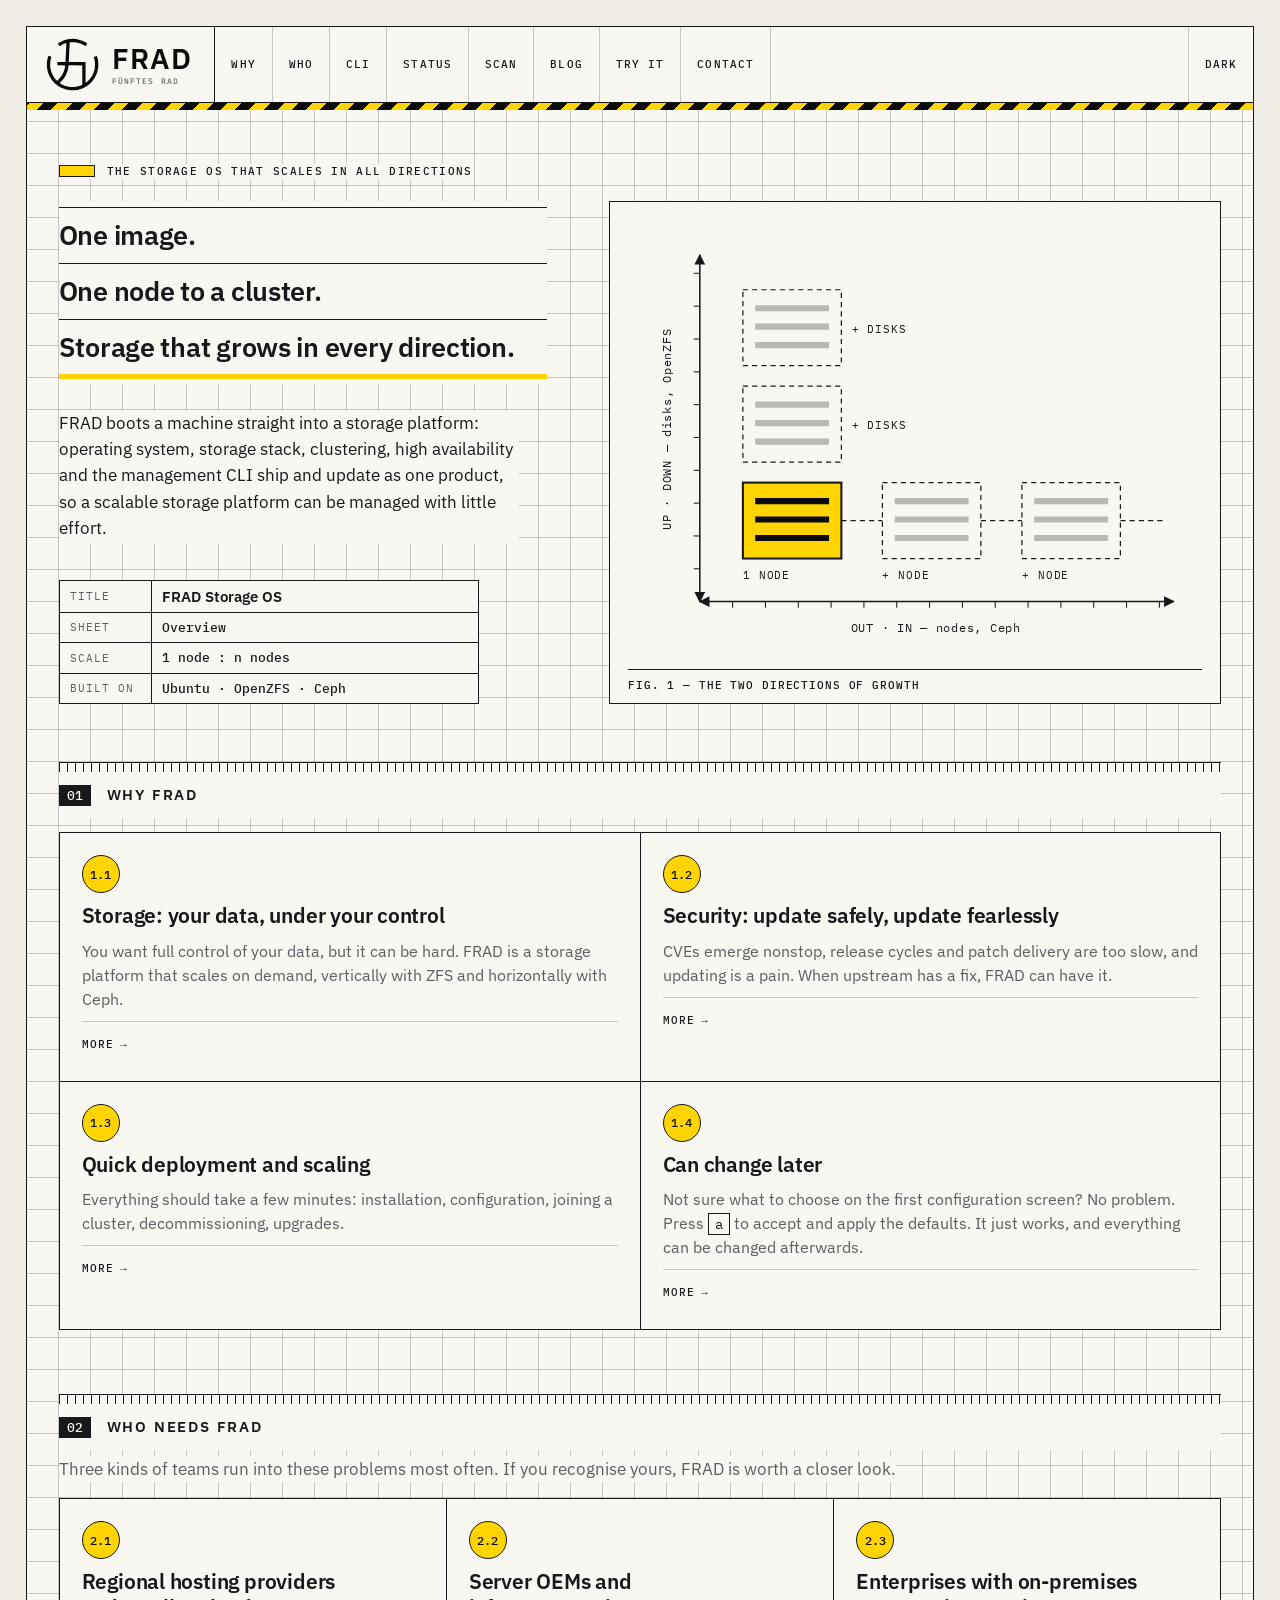
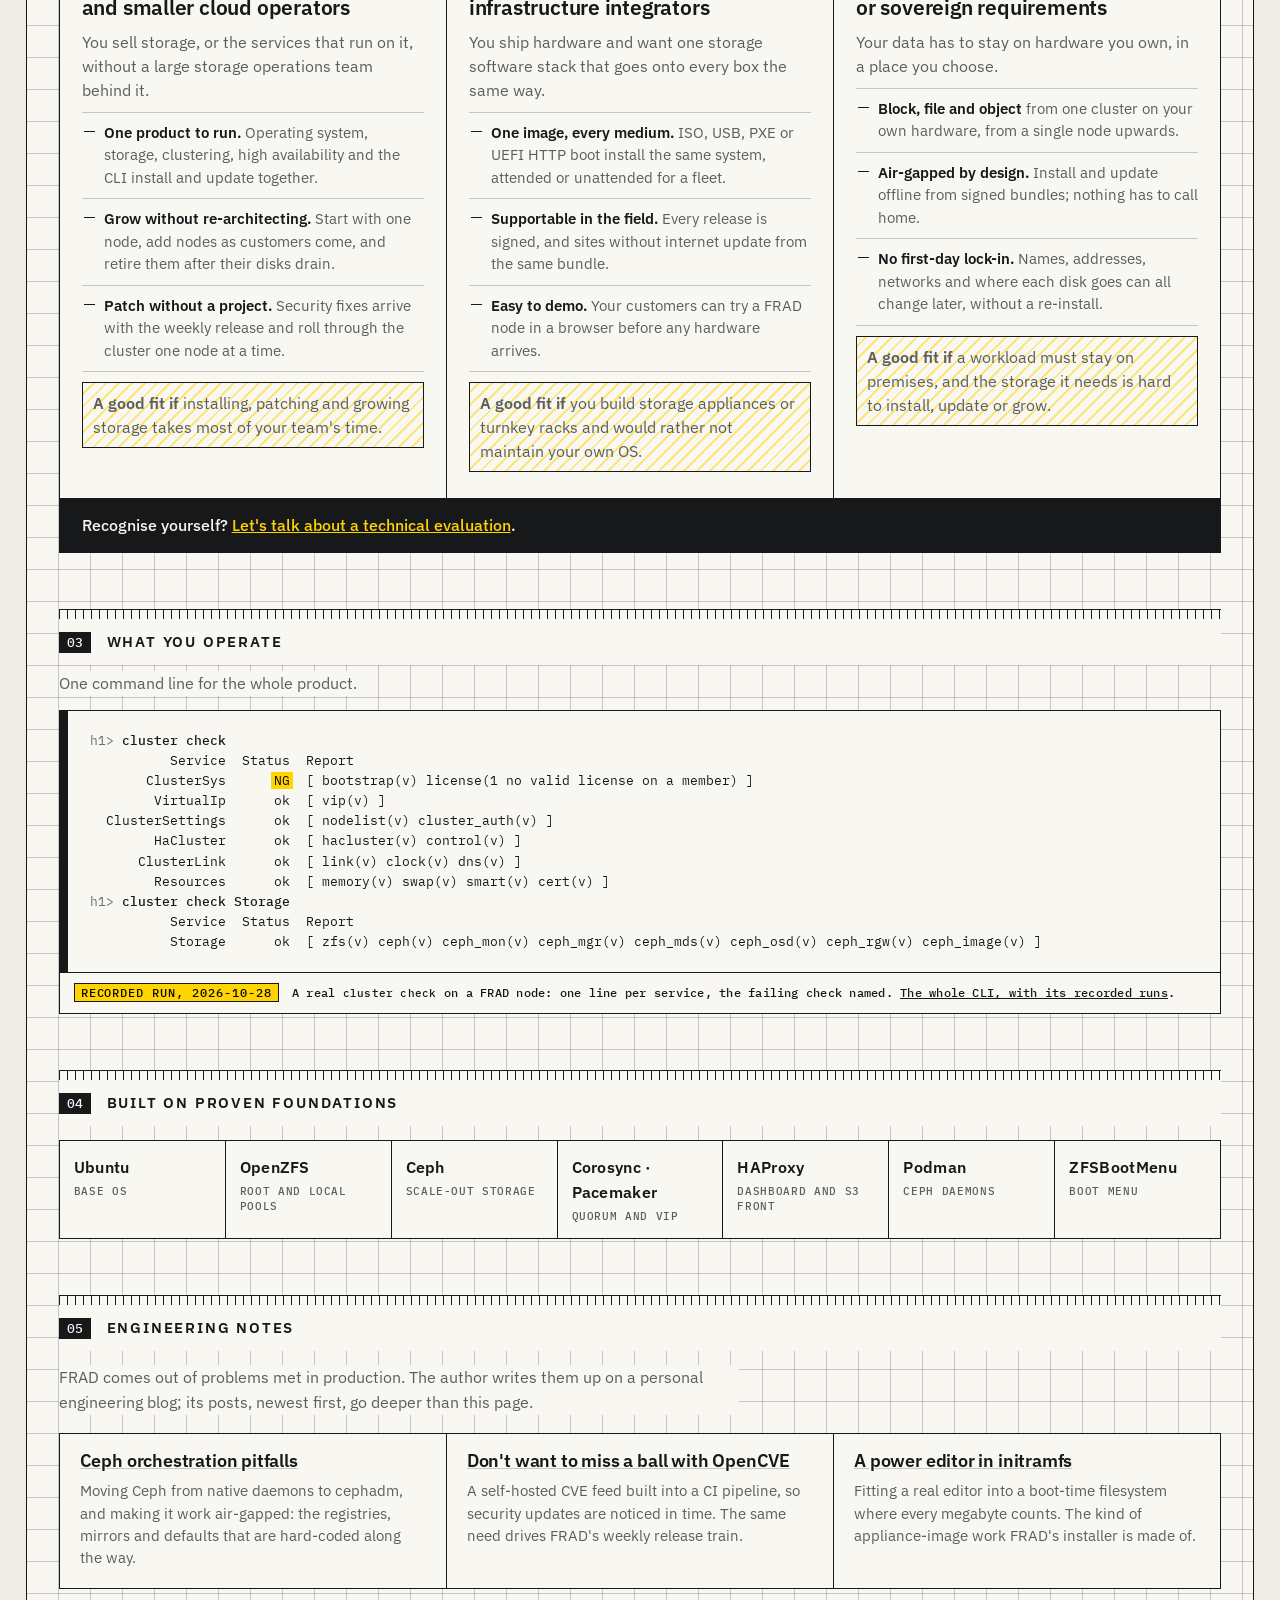
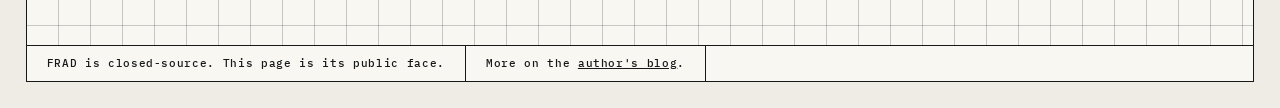
<file: index.html>
<!doctype html>
<html lang="en">
<head>
<meta charset="utf-8">
<meta name="viewport" content="width=device-width, initial-scale=1">
<meta name="description" content="FRAD: an appliance storage OS. One node grows into a cluster; storage scales up with ZFS and out with Ceph; an update can be undone.">
<meta name="color-scheme" content="light dark">
<link rel="icon" type="image/svg+xml" href="favicon.svg">
<meta property="og:title" content="FRAD Storage OS">
<meta property="og:description" content="One image. One node to a cluster. Storage that grows in every direction.">
<meta property="og:image" content="https://chienpanglee.github.io/frad-site/logo/frad-social.png">
<meta name="twitter:card" content="summary_large_image">
<title>FRAD Storage OS</title>
<script>try{var t=localStorage.getItem("frad-theme");if(t==="light"||t==="dark")document.documentElement.dataset.theme=t}catch(e){}</script>
<script src="theme.js" defer></script>
<link rel="stylesheet" href="fonts.css">
<link rel="stylesheet" href="site.css">
</head>
<body>

<div class="wrap">
<header class="top">
  <a class="wordmark" href="index.html" aria-label="FRAD, Fünftes Rad: the main page"><svg class="mark-svg" viewBox="0 0 100 100" width="56" height="56" aria-hidden="true" fill="currentColor"><path fill-rule="evenodd" d="M47.57 4.07Q49.21 4.00 51.12 4.04Q53.03 4.07 55.54 4.37Q58.05 4.67 61.04 5.42Q64.04 6.17 65.79 6.81Q67.55 7.44 69.09 8.15Q70.62 8.87 72.31 9.80Q73.99 10.74 75.08 11.49L76.16 12.23L76.16 12.46Q76.16 12.68 75.30 13.81Q74.44 14.93 73.92 15.79Q73.39 16.65 73.21 16.84L73.02 17.03L72.83 17.03Q72.64 17.03 71.26 16.09Q69.87 15.15 67.74 14.11Q65.61 13.06 63.55 12.31Q61.49 11.56 60.33 11.26Q59.17 10.96 56.81 10.55Q54.45 10.14 52.51 10.03Q50.56 9.91 48.50 9.99Q46.44 10.06 45.77 10.18L45.10 10.29L44.98 10.44Q44.87 10.59 44.83 11.11Q44.80 11.64 44.01 27.62Q43.23 43.60 43.23 44.39L43.23 45.17L43.34 45.28L43.45 45.40L58.16 45.40Q72.87 45.40 73.02 45.51L73.17 45.62L73.17 63.96L73.17 82.30L73.24 82.38L73.32 82.45L73.99 82.04Q74.67 81.63 76.28 80.24Q77.88 78.86 79.16 77.51Q80.43 76.16 81.33 75.04Q82.23 73.92 83.31 72.31Q84.40 70.70 85.03 69.54Q85.67 68.38 86.27 67.10Q86.87 65.83 87.54 64.00Q88.21 62.16 88.66 60.52Q89.11 58.87 89.41 57.26Q89.71 55.65 89.90 52.55Q90.09 49.44 90.01 47.90Q89.94 46.37 89.67 44.50Q89.41 42.63 88.96 40.76Q88.51 38.88 88.14 37.80Q87.77 36.71 87.80 36.49L87.84 36.26L90.35 35.33Q92.86 34.39 93.08 34.47L93.31 34.54L94.02 36.86Q94.73 39.18 95.21 41.92Q95.70 44.65 95.85 46.93Q96.00 49.21 95.96 51.05Q95.93 52.88 95.66 55.20Q95.40 57.52 95.03 59.32Q94.65 61.12 93.94 63.47Q93.23 65.83 92.37 67.89Q91.51 69.95 90.91 70.96Q90.31 71.97 90.12 72.46Q89.94 72.94 88.59 75.00Q87.24 77.06 86.19 78.41Q85.15 79.76 83.20 81.78Q81.25 83.80 79.76 85.07Q78.26 86.34 76.28 87.73Q74.29 89.11 71.56 90.57Q68.83 92.03 67.55 92.56Q66.28 93.08 64.19 93.75Q62.09 94.43 60.59 94.76Q59.10 95.10 57.37 95.40Q55.65 95.70 53.74 95.85Q51.83 96.00 49.29 95.96Q46.74 95.93 43.67 95.51Q40.61 95.10 38.36 94.50Q36.11 93.90 33.49 92.89Q30.87 91.88 28.97 90.91Q27.06 89.94 24.92 88.55Q22.79 87.17 20.51 85.26Q18.22 83.35 16.73 81.78Q15.23 80.21 14.07 78.75Q12.91 77.29 11.67 75.41Q10.44 73.54 9.20 71.18Q7.97 68.83 7.26 67.03Q6.55 65.23 5.91 63.06Q5.27 60.89 4.82 58.53Q4.37 56.18 4.19 53.59Q4.00 51.01 4.07 48.54Q4.15 46.07 4.56 43.26Q4.97 40.46 5.80 37.54L6.62 34.62L6.84 34.50L7.07 34.39L9.58 35.29L12.08 36.19L12.12 36.56Q12.16 36.94 11.56 38.85Q10.96 40.76 10.66 42.29Q10.36 43.82 10.18 45.62Q9.99 47.42 9.95 49.18Q9.91 50.94 9.99 52.36Q10.06 53.78 10.36 55.84Q10.66 57.90 11.11 59.69Q11.56 61.49 12.20 63.29Q12.83 65.08 13.66 66.88Q14.48 68.68 15.68 70.66Q16.88 72.64 18.04 74.18Q19.20 75.71 20.54 77.17Q21.89 78.63 22.15 78.71L22.41 78.78L22.64 78.63Q22.86 78.48 24.96 76.39Q27.06 74.29 28.03 73.09Q29.00 71.90 30.24 70.06Q31.47 68.23 32.71 65.76Q33.94 63.29 34.88 60.41Q35.81 57.52 36.23 55.54Q36.64 53.56 36.71 52.55L36.79 51.53L36.41 51.42Q36.04 51.31 29.45 51.31L22.86 51.31L22.79 51.20Q22.71 51.09 22.68 48.43Q22.64 45.77 22.75 45.58L22.86 45.40L29.94 45.40L37.01 45.40L37.12 45.28L37.24 45.17L38.06 28.52Q38.88 11.86 38.81 11.75L38.73 11.64L38.55 11.64Q38.36 11.64 36.38 12.35Q34.39 13.06 32.78 13.81Q31.17 14.55 29.26 15.75Q27.36 16.95 27.13 16.95L26.91 16.95L26.57 16.54Q26.23 16.13 25.03 14.41Q23.84 12.68 23.84 12.46L23.84 12.23L24.66 11.64Q25.48 11.04 27.32 9.99Q29.15 8.94 31.96 7.74Q34.77 6.55 36.34 6.06Q37.91 5.57 39.78 5.16Q41.65 4.75 43.79 4.45Q45.92 4.15 47.57 4.07ZM55.13 51.31Q43.38 51.31 43.19 51.35L43.00 51.38L42.85 51.65Q42.70 51.91 42.70 52.40Q42.70 52.88 42.40 54.72Q42.10 56.55 41.50 58.98Q40.90 61.42 40.46 62.73Q40.01 64.04 39.03 66.24Q38.06 68.45 37.09 70.21Q36.11 71.97 35.14 73.43Q34.17 74.89 32.48 76.95Q30.80 79.01 29.04 80.69Q27.28 82.38 27.21 82.64L27.13 82.90L28.03 83.54Q28.93 84.17 30.42 85.00Q31.92 85.82 33.94 86.72Q35.96 87.62 37.20 88.03Q38.43 88.44 41.32 89.08Q44.20 89.71 45.58 89.86Q46.97 90.01 48.99 90.05Q51.01 90.09 53.41 89.90Q55.80 89.71 58.16 89.23Q60.52 88.74 62.76 87.99Q65.01 87.24 65.91 86.83Q66.81 86.42 67.03 86.19L67.25 85.97L67.25 68.79L67.25 51.61L67.07 51.46Q66.88 51.31 55.13 51.31Z"/></svg><span class="lock-name"><strong>FRAD</strong><small>Fünftes Rad</small></span></a>
  <div class="right">
    <nav>
      <a href="#why">Why</a>
      <a href="#who">Who</a>
      <a href="cli.html">CLI</a>
      <a href="status.html">Status</a>
      <a href="scan.html">Scan</a>
      <a href="#notes">Blog</a>
      <a href="booth.html">Try it</a>
      <a href="contact.html">Contact</a>
    </nav>
    <button class="theme-toggle" type="button" hidden>Dark</button>
  </div>
</header>

<section class="hero">
  <div class="eyebrow">The storage OS that scales in all directions</div>
  <h1><span>One image.</span> <span>One node to a cluster.</span> <span class="s3">Storage that grows in every direction.</span></h1>
  <p class="lead">FRAD boots a machine straight into a storage platform: operating system, storage stack, clustering, high availability and the management CLI ship and update as one product, so a scalable storage platform can be managed with little effort.</p>
  <figure class="hero-fig">
    <svg class="dia" viewBox="0 0 560 430" role="img" aria-label="One node grows up and down by disks with OpenZFS, and out and in by nodes with Ceph">
      <defs><marker id="ah" viewBox="0 0 10 10" refX="9" refY="5" markerWidth="7" markerHeight="7" orient="auto-start-reverse"><path d="M0 0L10 5L0 10z" class="d-fill"/></marker></defs>
      <g class="d-tick"><path d="M70 52h-6"/><path d="M70 84h-6"/><path d="M70 116h-6"/><path d="M70 148h-6"/><path d="M70 180h-6"/><path d="M70 212h-6"/><path d="M70 244h-6"/><path d="M70 276h-6"/><path d="M70 308h-6"/><path d="M70 340h-6"/><path d="M102 372v6"/><path d="M134 372v6"/><path d="M166 372v6"/><path d="M198 372v6"/><path d="M230 372v6"/><path d="M262 372v6"/><path d="M294 372v6"/><path d="M326 372v6"/><path d="M358 372v6"/><path d="M390 372v6"/><path d="M422 372v6"/><path d="M454 372v6"/><path d="M486 372v6"/><path d="M518 372v6"/></g>
      <path class="d-axis" d="M70 372V34" marker-end="url(#ah)" marker-start="url(#ah)"/>
      <path class="d-axis" d="M70 372H532" marker-end="url(#ah)" marker-start="url(#ah)"/>
      <g class="d-ghost"><rect x="112" y="162" width="96" height="74"/><rect x="112" y="68" width="96" height="74"/><rect x="248" y="256" width="96" height="74"/><rect x="384" y="256" width="96" height="74"/><path d="M208 293H248M344 293H384M480 293H522"/></g>
      <g class="d-disk"><path d="M124 180h72M124 198h72M124 216h72M124 86h72M124 104h72M124 122h72"/><path d="M260 274h72M260 292h72M260 310h72M396 274h72M396 292h72M396 310h72"/></g>
      <rect class="d-node" x="112" y="256" width="96" height="74"/>
      <path class="d-nodedisk" d="M124 274h72M124 292h72M124 310h72"/>
      <text class="d-lab" x="112" y="350">1 NODE</text><text class="d-lab" x="248" y="350">+ NODE</text><text class="d-lab" x="384" y="350">+ NODE</text>
      <text class="d-lab" x="218" y="204">+ DISKS</text><text class="d-lab" x="218" y="110">+ DISKS</text>
      <text class="d-ax" x="300" y="402" text-anchor="middle">OUT · IN — nodes, Ceph</text>
      <text class="d-ax" transform="translate(42 204) rotate(-90)" text-anchor="middle">UP · DOWN — disks, OpenZFS</text>
    </svg>
    <figcaption>Fig. 1 — the two directions of growth</figcaption>
  </figure>
  <table class="titleblock">
    <tr><th>Title</th><td>FRAD Storage OS</td></tr>
    <tr><th>Sheet</th><td>Overview</td></tr>
    <tr><th>Scale</th><td>1 node : n nodes</td></tr>
    <tr><th>Built on</th><td>Ubuntu · OpenZFS · Ceph</td></tr>
  </table>
</section>

<section id="why" class="why">
  <span id="ideas"></span>
  <h2>Why FRAD</h2>
  <div class="why-grid">
    <article class="why-card" style="--accent: var(--zfs)">
      <div class="why-icon" aria-hidden="true"><svg viewBox="0 0 24 24"><ellipse cx="12" cy="5.5" rx="7.5" ry="2.8"/><path d="M4.5 5.5v6c0 1.6 3.4 2.8 7.5 2.8s7.5-1.2 7.5-2.8v-6"/><path d="M4.5 11.5v6c0 1.6 3.4 2.8 7.5 2.8s7.5-1.2 7.5-2.8v-6"/></svg></div>
      <h3>Storage: your data, under your control</h3>
      <p>You want full control of your data, but it can be hard. FRAD is a storage platform that scales on demand, vertically with ZFS and horizontally with Ceph.</p>
      <details>
        <summary>More</summary>
        <ul>
          <li><strong>Up and down on one node.</strong> Disks join or leave the host pool one at a time, as stripe, mirror or raidz. A disk is evacuated before it is released, so shrinking is as easy as growing.</li>
          <li><strong>Out and in across nodes.</strong> One node grows into a Ceph cluster with no re-install. Replicas and failure domain follow the number of hosts, and a node leaves after its disks drain.</li>
          <li><strong>Block, file and object</strong> from the same cluster, on your own hardware. Each disk goes to ZFS or Ceph on its own, and can move between them.</li>
        </ul>
      </details>
    </article>
    <article class="why-card" style="--accent: var(--ok)">
      <div class="why-icon" aria-hidden="true"><svg viewBox="0 0 24 24"><path d="M12 2.8l7.5 3v5.6c0 4.7-3.2 8.6-7.5 9.8-4.3-1.2-7.5-5.1-7.5-9.8V5.8z"/><path d="M8.5 12.2l2.4 2.4 4.6-4.8"/></svg></div>
      <h3>Security: update safely, update fearlessly</h3>
      <p>CVEs emerge nonstop, release cycles and patch delivery are too slow, and updating is a pain. When upstream has a fix, FRAD can have it.</p>
      <details>
        <summary>More</summary>
        <ul>
          <li><strong>A release every week.</strong> Each release comes as an ISO, a PPU image and a fixpack; no finding holds a release back, so upstream&rsquo;s security fixes reach FRAD within the week.</li>
          <li><strong>An update you can undo.</strong> <span class="why-tag">in progress</span> If a node does not come back healthy after an update, it returns to the version it ran before, by itself.</li>
          <li><strong>Signed releases.</strong> Every release is signed, and air-gapped sites update from the same bundle.</li>
        </ul>
      </details>
    </article>
    <article class="why-card" style="--accent: var(--ceph)">
      <div class="why-icon" aria-hidden="true"><svg viewBox="0 0 24 24"><circle cx="12" cy="13" r="8"/><path d="M12 13l3.6-3.6"/><path d="M9.5 2.8h5"/></svg></div>
      <h3>Quick deployment and scaling</h3>
      <p>Everything should take a few minutes: installation, configuration, joining a cluster, decommissioning, upgrades.</p>
      <details>
        <summary>More</summary>
        <ul>
          <li><strong>One image, every medium.</strong> ISO, USB stick, PXE or UEFI HTTP boot install the same system.</li>
          <li><strong>One screen at first boot.</strong> FRAD proposes a complete configuration, finds a cluster on the network, and applies it with one key, or runs unattended for a fleet.</li>
          <li><strong>Join and leave in place.</strong> A new node joins the cluster it finds, and a node leaves after its disks drain, with no re-install of the rest.</li>
          <li><strong>Try it first.</strong> A FRAD node runs on your own machine from a browser, before you download anything: <a href="booth.html">try it</a>.</li>
        </ul>
      </details>
    </article>
    <article class="why-card" style="--accent: var(--ctl)">
      <div class="why-icon" aria-hidden="true"><svg viewBox="0 0 24 24"><path d="M8 7H4V3"/><path d="M4.4 7A8.5 8.5 0 1 1 3.6 13"/></svg></div>
      <h3>Can change later</h3>
      <p>Not sure what to choose on the first configuration screen? No problem. Press <kbd>a</kbd> to accept and apply the defaults. It just works, and everything can be changed afterwards.</p>
      <details>
        <summary>More</summary>
        <ul>
          <li><strong>Defaults that work.</strong> The proposed setup is a production-shaped node, not a demo: mirrored boot pool, replication, firewall and certificates already on.</li>
          <li><strong>Every choice stays open.</strong> Hostname, addresses, the storage network, the control role and where each disk goes can all change on a running cluster.</li>
          <li><strong>No re-install.</strong> A rename or readdress updates Ceph, the cluster and every peer together.</li>
        </ul>
      </details>
    </article>
  </div>

  <div class="who" id="who">
    <h2>Who needs FRAD</h2>
    <p class="why-intro">Three kinds of teams run into these problems most often. If you recognise yours, FRAD is worth a closer look.</p>
    <div class="who-grid">
      <article class="why-card" style="--accent: var(--zfs)">
        <div class="why-icon" aria-hidden="true"><svg viewBox="0 0 24 24"><rect x="4" y="3.5" width="16" height="7" rx="1.5"/><rect x="4" y="13.5" width="16" height="7" rx="1.5"/><path d="M7.5 7h.01M7.5 17h.01M11 7h5.5M11 17h5.5"/></svg></div>
        <h3>Regional hosting providers and smaller cloud operators</h3>
        <p>You sell storage, or the services that run on it, without a large storage operations team behind it.</p>
        <ul>
          <li><strong>One product to run.</strong> Operating system, storage, clustering, high availability and the CLI install and update together.</li>
          <li><strong>Grow without re-architecting.</strong> Start with one node, add nodes as customers come, and retire them after their disks drain.</li>
          <li><strong>Patch without a project.</strong> Security fixes arrive with the weekly release and roll through the cluster one node at a time.</li>
        </ul>
        <p class="who-fit"><strong>A good fit if</strong> installing, patching and growing storage takes most of your team's time.</p>
      </article>
      <article class="why-card" style="--accent: var(--ctl)">
        <div class="why-icon" aria-hidden="true"><svg viewBox="0 0 24 24"><path d="M12 2.8l8 4.2v10l-8 4.2-8-4.2V7z"/><path d="M4 7l8 4.2L20 7M12 11.2v10"/></svg></div>
        <h3>Server OEMs and infrastructure integrators</h3>
        <p>You ship hardware and want one storage software stack that goes onto every box the same way.</p>
        <ul>
          <li><strong>One image, every medium.</strong> ISO, USB, PXE or UEFI HTTP boot install the same system, attended or unattended for a fleet.</li>
          <li><strong>Supportable in the field.</strong> Every release is signed, and sites without internet update from the same bundle.</li>
          <li><strong>Easy to demo.</strong> Your customers can try a FRAD node in a browser before any hardware arrives.</li>
        </ul>
        <p class="who-fit"><strong>A good fit if</strong> you build storage appliances or turnkey racks and would rather not maintain your own OS.</p>
      </article>
      <article class="why-card" style="--accent: var(--ok)">
        <div class="why-icon" aria-hidden="true"><svg viewBox="0 0 24 24"><path d="M4 20.5h16M6 20.5V9l6-4.5L18 9v11.5"/><rect x="9.5" y="12.5" width="5" height="4.5" rx="1"/><path d="M10.5 12.5v-1.3a1.5 1.5 0 0 1 3 0v1.3"/></svg></div>
        <h3>Enterprises with on-premises or sovereign requirements</h3>
        <p>Your data has to stay on hardware you own, in a place you choose.</p>
        <ul>
          <li><strong>Block, file and object</strong> from one cluster on your own hardware, from a single node upwards.</li>
          <li><strong>Air-gapped by design.</strong> Install and update offline from signed bundles; nothing has to call home.</li>
          <li><strong>No first-day lock-in.</strong> Names, addresses, networks and where each disk goes can all change later, without a re-install.</li>
        </ul>
        <p class="who-fit"><strong>A good fit if</strong> a workload must stay on premises, and the storage it needs is hard to install, update or grow.</p>
      </article>
    </div>
    <p class="who-cta">Recognise yourself? <a href="contact.html">Let's talk about a technical evaluation</a>.</p>
  </div>
</section>


<section id="proof">
  <h2>What you operate</h2>
  <p class="sec-sub">One command line for the whole product.</p>
  <figure class="proof">
    <pre class="term run" id="home-run" data-example="cli-cluster-check" data-head="8" data-tail="3"></pre>
    <figcaption><span class="cap-l">Recorded run, <span id="home-run-date"></span></span> A real <code>cluster check</code> on a FRAD node: one line per service, the failing check named. <a href="cli.html">The whole CLI, with its recorded runs</a>.</figcaption>
  </figure>
</section>

<section class="builton" id="built">
  <h2>Built on proven foundations</h2>
  <ul>
    <li>Ubuntu<small>base OS</small></li>
    <li>OpenZFS<small>root and local pools</small></li>
    <li>Ceph<small>scale-out storage</small></li>
    <li>Corosync · Pacemaker<small>quorum and VIP</small></li>
    <li>HAProxy<small>dashboard and S3 front</small></li>
    <li>Podman<small>Ceph daemons</small></li>
    <li>ZFSBootMenu<small>boot menu</small></li>
  </ul>
</section>

<section id="notes">
  <h2>Engineering notes</h2>
  <div class="prose">
    <p>FRAD comes out of problems met in production. The author writes them up on a personal engineering blog; its posts, newest first, go deeper than this page.</p>
  </div>
  <div class="cols" style="margin-top: 18px" data-notes>
    <div class="col">
      <div class="mark" style="background: var(--ceph)"></div>
      <h3><a href="https://chienpanglee.github.io/posts/ceph-orchestration-pitfalls/">Ceph orchestration pitfalls</a></h3>
      <p>Moving Ceph from native daemons to cephadm, and making it work air-gapped: the registries, mirrors and defaults that are hard-coded along the way.</p>
    </div>
    <div class="col">
      <div class="mark" style="background: var(--ctl)"></div>
      <h3><a href="https://chienpanglee.github.io/posts/Dont-want-to-miss-a-ball-with-OpenCVE/">Don't want to miss a ball with OpenCVE</a></h3>
      <p>A self-hosted CVE feed built into a CI pipeline, so security updates are noticed in time. The same need drives FRAD's weekly release train.</p>
    </div>
    <div class="col">
      <div class="mark" style="background: var(--zfs)"></div>
      <h3><a href="https://chienpanglee.github.io/posts/small-footprint-of-a-power-editor-in-initramfs/">A power editor in initramfs</a></h3>
      <p>Fitting a real editor into a boot-time filesystem where every megabyte counts. The kind of appliance-image work FRAD's installer is made of.</p>
    </div>
  </div>
</section>

<footer>
  <span>FRAD is closed-source. This page is its public face.</span>
  <span>More on the <a href="https://chienpanglee.github.io/">author's blog</a>.</span>
</footer>
</div>

<script src="wheel.js"></script>
<script src="notes.js"></script>
<script src="examples-cli.js"></script>
<script src="home-run.js"></script>
</body>
</html>
</file>
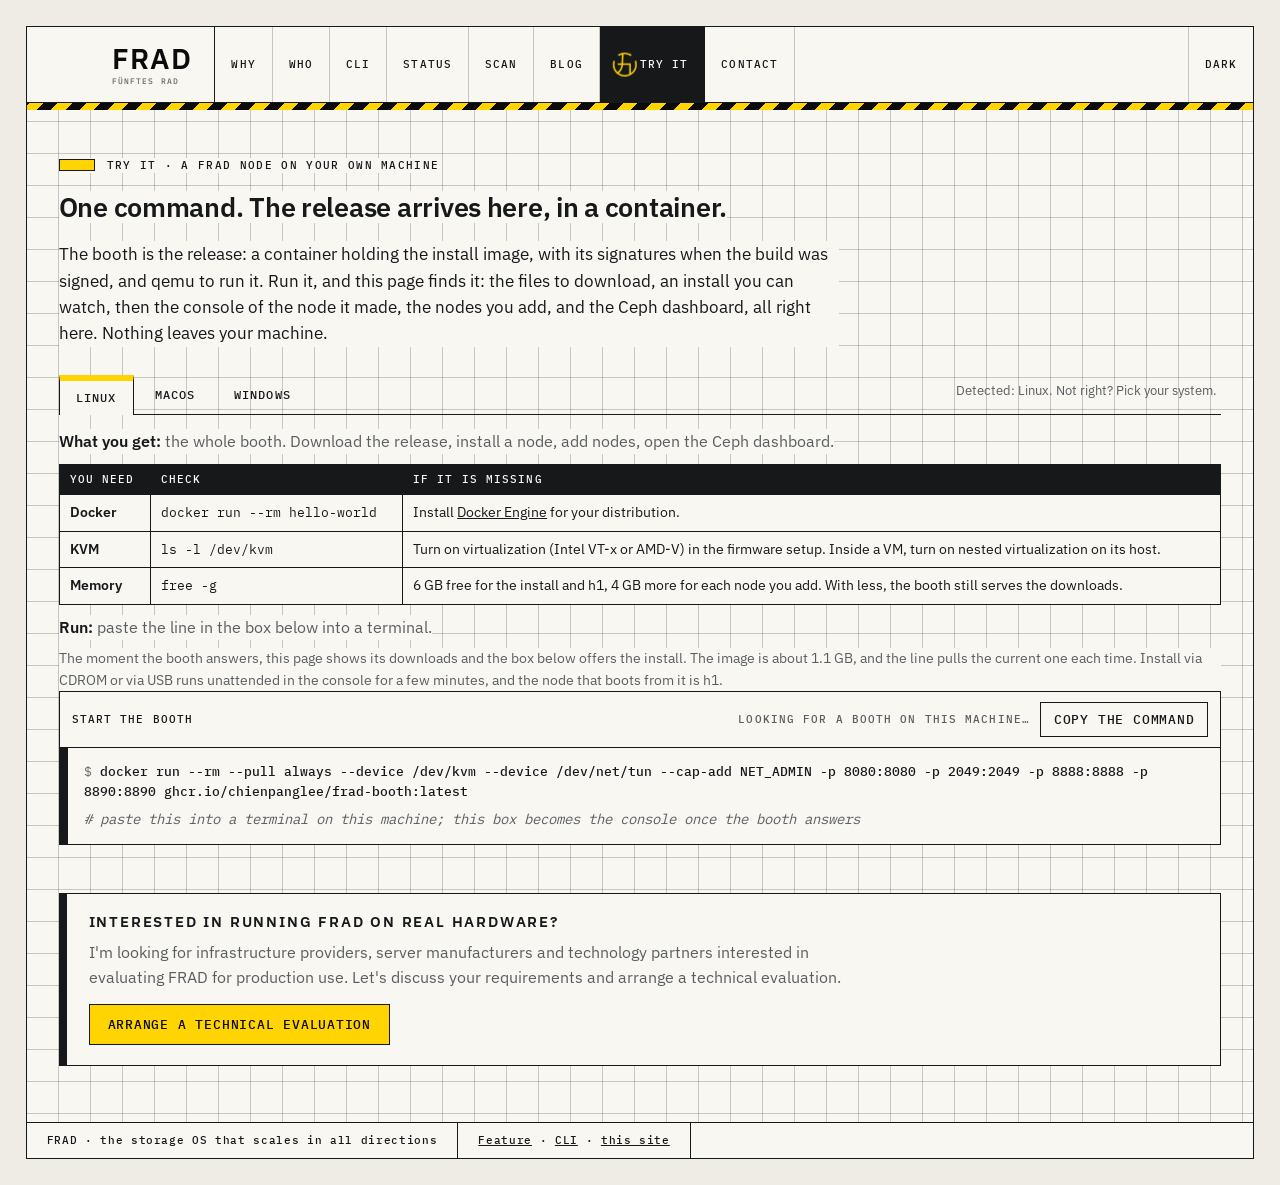
<file: booth.html>
<!doctype html>
<html lang="en">
<head>
<meta charset="utf-8">
<meta name="viewport" content="width=device-width, initial-scale=1">
<meta name="description" content="Try FRAD on your own machine: one command brings the release to a container; download it, or install a node from it and see its console and dashboard on this page.">
<meta name="color-scheme" content="light dark">
<link rel="icon" type="image/svg+xml" href="favicon.svg">
<title>FRAD booth</title>
<script>try{var t=localStorage.getItem("frad-theme");if(t==="light"||t==="dark")document.documentElement.dataset.theme=t}catch(e){}</script>
<script src="theme.js" defer></script>
<link rel="stylesheet" href="fonts.css">
<link rel="stylesheet" href="site.css">
<style>
.muted { color: var(--muted); }
</style>
</head>
<body>
<div class="wrap">
<header class="top">
  <a class="wordmark" href="index.html" aria-label="FRAD, Fünftes Rad: the main page"><svg class="mark-svg" viewBox="0 0 100 100" width="56" height="56" aria-hidden="true" fill="currentColor"><path fill-rule="evenodd" d="M47.57 4.07Q49.21 4.00 51.12 4.04Q53.03 4.07 55.54 4.37Q58.05 4.67 61.04 5.42Q64.04 6.17 65.79 6.81Q67.55 7.44 69.09 8.15Q70.62 8.87 72.31 9.80Q73.99 10.74 75.08 11.49L76.16 12.23L76.16 12.46Q76.16 12.68 75.30 13.81Q74.44 14.93 73.92 15.79Q73.39 16.65 73.21 16.84L73.02 17.03L72.83 17.03Q72.64 17.03 71.26 16.09Q69.87 15.15 67.74 14.11Q65.61 13.06 63.55 12.31Q61.49 11.56 60.33 11.26Q59.17 10.96 56.81 10.55Q54.45 10.14 52.51 10.03Q50.56 9.91 48.50 9.99Q46.44 10.06 45.77 10.18L45.10 10.29L44.98 10.44Q44.87 10.59 44.83 11.11Q44.80 11.64 44.01 27.62Q43.23 43.60 43.23 44.39L43.23 45.17L43.34 45.28L43.45 45.40L58.16 45.40Q72.87 45.40 73.02 45.51L73.17 45.62L73.17 63.96L73.17 82.30L73.24 82.38L73.32 82.45L73.99 82.04Q74.67 81.63 76.28 80.24Q77.88 78.86 79.16 77.51Q80.43 76.16 81.33 75.04Q82.23 73.92 83.31 72.31Q84.40 70.70 85.03 69.54Q85.67 68.38 86.27 67.10Q86.87 65.83 87.54 64.00Q88.21 62.16 88.66 60.52Q89.11 58.87 89.41 57.26Q89.71 55.65 89.90 52.55Q90.09 49.44 90.01 47.90Q89.94 46.37 89.67 44.50Q89.41 42.63 88.96 40.76Q88.51 38.88 88.14 37.80Q87.77 36.71 87.80 36.49L87.84 36.26L90.35 35.33Q92.86 34.39 93.08 34.47L93.31 34.54L94.02 36.86Q94.73 39.18 95.21 41.92Q95.70 44.65 95.85 46.93Q96.00 49.21 95.96 51.05Q95.93 52.88 95.66 55.20Q95.40 57.52 95.03 59.32Q94.65 61.12 93.94 63.47Q93.23 65.83 92.37 67.89Q91.51 69.95 90.91 70.96Q90.31 71.97 90.12 72.46Q89.94 72.94 88.59 75.00Q87.24 77.06 86.19 78.41Q85.15 79.76 83.20 81.78Q81.25 83.80 79.76 85.07Q78.26 86.34 76.28 87.73Q74.29 89.11 71.56 90.57Q68.83 92.03 67.55 92.56Q66.28 93.08 64.19 93.75Q62.09 94.43 60.59 94.76Q59.10 95.10 57.37 95.40Q55.65 95.70 53.74 95.85Q51.83 96.00 49.29 95.96Q46.74 95.93 43.67 95.51Q40.61 95.10 38.36 94.50Q36.11 93.90 33.49 92.89Q30.87 91.88 28.97 90.91Q27.06 89.94 24.92 88.55Q22.79 87.17 20.51 85.26Q18.22 83.35 16.73 81.78Q15.23 80.21 14.07 78.75Q12.91 77.29 11.67 75.41Q10.44 73.54 9.20 71.18Q7.97 68.83 7.26 67.03Q6.55 65.23 5.91 63.06Q5.27 60.89 4.82 58.53Q4.37 56.18 4.19 53.59Q4.00 51.01 4.07 48.54Q4.15 46.07 4.56 43.26Q4.97 40.46 5.80 37.54L6.62 34.62L6.84 34.50L7.07 34.39L9.58 35.29L12.08 36.19L12.12 36.56Q12.16 36.94 11.56 38.85Q10.96 40.76 10.66 42.29Q10.36 43.82 10.18 45.62Q9.99 47.42 9.95 49.18Q9.91 50.94 9.99 52.36Q10.06 53.78 10.36 55.84Q10.66 57.90 11.11 59.69Q11.56 61.49 12.20 63.29Q12.83 65.08 13.66 66.88Q14.48 68.68 15.68 70.66Q16.88 72.64 18.04 74.18Q19.20 75.71 20.54 77.17Q21.89 78.63 22.15 78.71L22.41 78.78L22.64 78.63Q22.86 78.48 24.96 76.39Q27.06 74.29 28.03 73.09Q29.00 71.90 30.24 70.06Q31.47 68.23 32.71 65.76Q33.94 63.29 34.88 60.41Q35.81 57.52 36.23 55.54Q36.64 53.56 36.71 52.55L36.79 51.53L36.41 51.42Q36.04 51.31 29.45 51.31L22.86 51.31L22.79 51.20Q22.71 51.09 22.68 48.43Q22.64 45.77 22.75 45.58L22.86 45.40L29.94 45.40L37.01 45.40L37.12 45.28L37.24 45.17L38.06 28.52Q38.88 11.86 38.81 11.75L38.73 11.64L38.55 11.64Q38.36 11.64 36.38 12.35Q34.39 13.06 32.78 13.81Q31.17 14.55 29.26 15.75Q27.36 16.95 27.13 16.95L26.91 16.95L26.57 16.54Q26.23 16.13 25.03 14.41Q23.84 12.68 23.84 12.46L23.84 12.23L24.66 11.64Q25.48 11.04 27.32 9.99Q29.15 8.94 31.96 7.74Q34.77 6.55 36.34 6.06Q37.91 5.57 39.78 5.16Q41.65 4.75 43.79 4.45Q45.92 4.15 47.57 4.07ZM55.13 51.31Q43.38 51.31 43.19 51.35L43.00 51.38L42.85 51.65Q42.70 51.91 42.70 52.40Q42.70 52.88 42.40 54.72Q42.10 56.55 41.50 58.98Q40.90 61.42 40.46 62.73Q40.01 64.04 39.03 66.24Q38.06 68.45 37.09 70.21Q36.11 71.97 35.14 73.43Q34.17 74.89 32.48 76.95Q30.80 79.01 29.04 80.69Q27.28 82.38 27.21 82.64L27.13 82.90L28.03 83.54Q28.93 84.17 30.42 85.00Q31.92 85.82 33.94 86.72Q35.96 87.62 37.20 88.03Q38.43 88.44 41.32 89.08Q44.20 89.71 45.58 89.86Q46.97 90.01 48.99 90.05Q51.01 90.09 53.41 89.90Q55.80 89.71 58.16 89.23Q60.52 88.74 62.76 87.99Q65.01 87.24 65.91 86.83Q66.81 86.42 67.03 86.19L67.25 85.97L67.25 68.79L67.25 51.61L67.07 51.46Q66.88 51.31 55.13 51.31Z"/></svg><span class="lock-name"><strong>FRAD</strong><small>Fünftes Rad</small></span></a>
  <div class="right">
    <nav>
      <a href="index.html#why">Why</a>
      <a href="index.html#who">Who</a>
      <a href="cli.html">CLI</a>
      <a href="status.html">Status</a>
      <a href="scan.html">Scan</a>
      <a href="index.html#notes">Blog</a>
      <a href="booth.html" aria-current="page">Try it</a>
      <a href="contact.html">Contact</a>
    </nav>
    <button class="theme-toggle" type="button" hidden>Dark</button>
  </div>
</header>

<div class="hero">
  <div class="eyebrow">Try it · a FRAD node on your own machine</div>
  <h1>One command. The release arrives here, in a container.</h1>
  <p class="lead">The booth is the release: a container holding the install image, with its signatures when the build was signed, and qemu to run it. Run it, and this page finds it: the files to download, an install you can watch, then the console of the node it made, the nodes you add, and the Ceph dashboard, all right here. Nothing leaves your machine.</p>
</div>

<section class="booth" id="booth">
  <div class="absent" id="absent">
    <div class="ostabs" role="tablist" aria-label="Your system">
      <button type="button" role="tab" id="tab-linux" aria-controls="os-linux" data-os="linux">Linux</button>
      <button type="button" role="tab" id="tab-macos" aria-controls="os-macos" data-os="macos">macOS</button>
      <button type="button" role="tab" id="tab-windows" aria-controls="os-windows" data-os="windows">Windows</button>
      <span class="ostabs-hint muted" id="osHint"></span>
    </div>

    <div class="ospanel" id="os-linux" role="tabpanel" aria-labelledby="tab-linux">
      <p><strong>What you get:</strong> the whole booth. Download the release, install a node, add nodes, open the Ceph dashboard.</p>
      <table class="pre">
        <tr><th>You need</th><th>Check</th><th>If it is missing</th></tr>
        <tr><td>Docker</td><td><code>docker run --rm hello-world</code></td><td>Install <a href="https://docs.docker.com/engine/install/">Docker Engine</a> for your distribution.</td></tr>
        <tr><td>KVM</td><td><code>ls -l /dev/kvm</code></td><td>Turn on virtualization (Intel VT-x or AMD-V) in the firmware setup. Inside a VM, turn on nested virtualization on its host.</td></tr>
        <tr><td>Memory</td><td><code>free -g</code></td><td>6 GB free for the install and h1, 4 GB more for each node you add. With less, the booth still serves the downloads.</td></tr>
      </table>
      <p><strong>Run:</strong> paste the line in the box below into a terminal.</p>
    </div>

    <div class="ospanel" id="os-macos" role="tabpanel" aria-labelledby="tab-macos" hidden>
      <p><strong>What you get:</strong> the downloads (the install image and its checksums). Installing and running nodes needs KVM, which macOS does not have: try those on a Linux or Windows machine, or watch the <a href="index.html#story">replays</a>.</p>
      <table class="pre">
        <tr><th>You need</th><th>Check</th><th>If it is missing</th></tr>
        <tr><td>Docker Desktop</td><td><code>docker version</code></td><td>Install <a href="https://docs.docker.com/desktop/setup/install/mac-install/">Docker Desktop for Mac</a>. On Apple Silicon the booth runs under emulation, so it takes longer to start.</td></tr>
      </table>
      <p><strong>Run:</strong> paste the line in the box below into Terminal. It leaves out the KVM and network devices, which Docker on macOS refuses.</p>
    </div>

    <div class="ospanel" id="os-windows" role="tabpanel" aria-labelledby="tab-windows" hidden>
      <p><strong>What you get:</strong> the whole booth when WSL2 has KVM, otherwise the downloads. Windows is not tested yet: <a href="contact.html">tell me</a> how it goes.</p>
      <table class="pre">
        <tr><th>You need</th><th>Check</th><th>If it is missing</th></tr>
        <tr><td>Windows 11 with WSL2</td><td><code>wsl --status</code> in PowerShell</td><td><code>wsl --install</code> in PowerShell as administrator, then restart (<a href="https://learn.microsoft.com/windows/wsl/install">Microsoft's guide</a>).</td></tr>
        <tr><td>Docker in WSL2</td><td><code>docker version</code> in the WSL2 shell</td><td><a href="https://docs.docker.com/engine/install/ubuntu/">Docker Engine</a> inside the WSL2 distribution, or <a href="https://docs.docker.com/desktop/features/wsl/">Docker Desktop</a> with its WSL2 backend.</td></tr>
        <tr><td>KVM in WSL2</td><td><code>ls -l /dev/kvm</code> in the WSL2 shell</td><td>In <code>%UserProfile%\.wslconfig</code>, under <code>[wsl2]</code>, set <code>nestedVirtualization=true</code>, then <code>wsl --shutdown</code> and open the shell again. The CPU must support it. No KVM: use the downloads-only line.</td></tr>
        <tr><td>Memory</td><td><code>free -g</code> in the WSL2 shell</td><td>WSL2 gets half of the RAM by default: raise <code>memory=</code> in <code>.wslconfig</code> for 6 GB free, plus 4 GB for each node.</td></tr>
      </table>
      <p><strong>Run:</strong> paste the line in the box below into the WSL2 shell (for example Ubuntu), not PowerShell. <button type="button" class="btn small" id="winLine">Use the downloads-only line</button></p>
    </div>

    <p class="note">The moment the booth answers, this page shows its downloads and the box below offers the install. The image is about 1.1 GB, and the line pulls the current one each time. Install via CDROM or via USB runs unattended in the console for a few minutes, and the node that boots from it is h1.</p>
  </div>
  <div class="present" id="present">
    <div class="cta ended" id="ended" hidden>
      <h2>Thanks for trying FRAD</h2>
      <p>Interested in running FRAD on real hardware? Let's discuss your requirements and arrange a technical evaluation.</p>
      <p><a class="btn primary" href="contact.html">Arrange a technical evaluation</a></p>
    </div>
    <div class="panes idle" id="panes">
      <div class="pane">
        <h2><span id="paneTitle">Start the booth</span><span class="nodes" id="nodes"></span><span class="muted" id="dashnote">on the virtual IP: user <code>admin</code> with the admin password you set in the console setup menu (<code>a</code> on the first node)</span><span class="err" id="err"></span>
          <span class="right"><span class="muted" id="state">looking for a booth on this machine…</span><button class="btn small" id="copy">Copy the command</button><button class="btn small primary" id="open" hidden disabled>Ceph dashboard</button><button class="btn small primary" id="back">Console</button><button class="btn small" id="tab">Open in a tab</button><button class="btn small" id="remove" hidden>Remove node</button><button class="btn small" id="stop" hidden>End booth</button></span></h2>
        <div class="term boot" id="boot"></div>
        <div class="nonode" id="nonode" hidden><div class="card" id="nonodeRow"></div></div>
        <iframe id="console" title="Node console" hidden></iframe>
        <iframe id="dashframe" title="Ceph dashboard"></iframe>
      </div>
    </div>
    <div class="downloads" id="downloads" hidden>
      <h2>Downloads <span class="muted" id="dlrel"></span></h2>
      <ul id="dlist"></ul>
      <p class="note" id="dlnote"></p>
    </div>
  </div>
</section>

<section class="cta" id="next">
  <h2>Interested in running FRAD on real hardware?</h2>
  <p>I'm looking for infrastructure providers, server manufacturers and technology partners interested in evaluating FRAD for production use. Let's discuss your requirements and arrange a technical evaluation.</p>
  <p><a class="btn primary" href="contact.html">Arrange a technical evaluation</a></p>
</section>

<footer class="foot">
  <span>FRAD · the storage OS that scales in all directions</span>
  <span><a href="index.html#story">Feature</a> · <a href="cli.html">CLI</a> · <a href="https://github.com/chienpanglee/frad-site">this site</a></span>
</footer>
</div>

<script src="wheel.js"></script>
<script src="term.js"></script>
<script src="booth.js"></script>
</body>
</html>
</file>
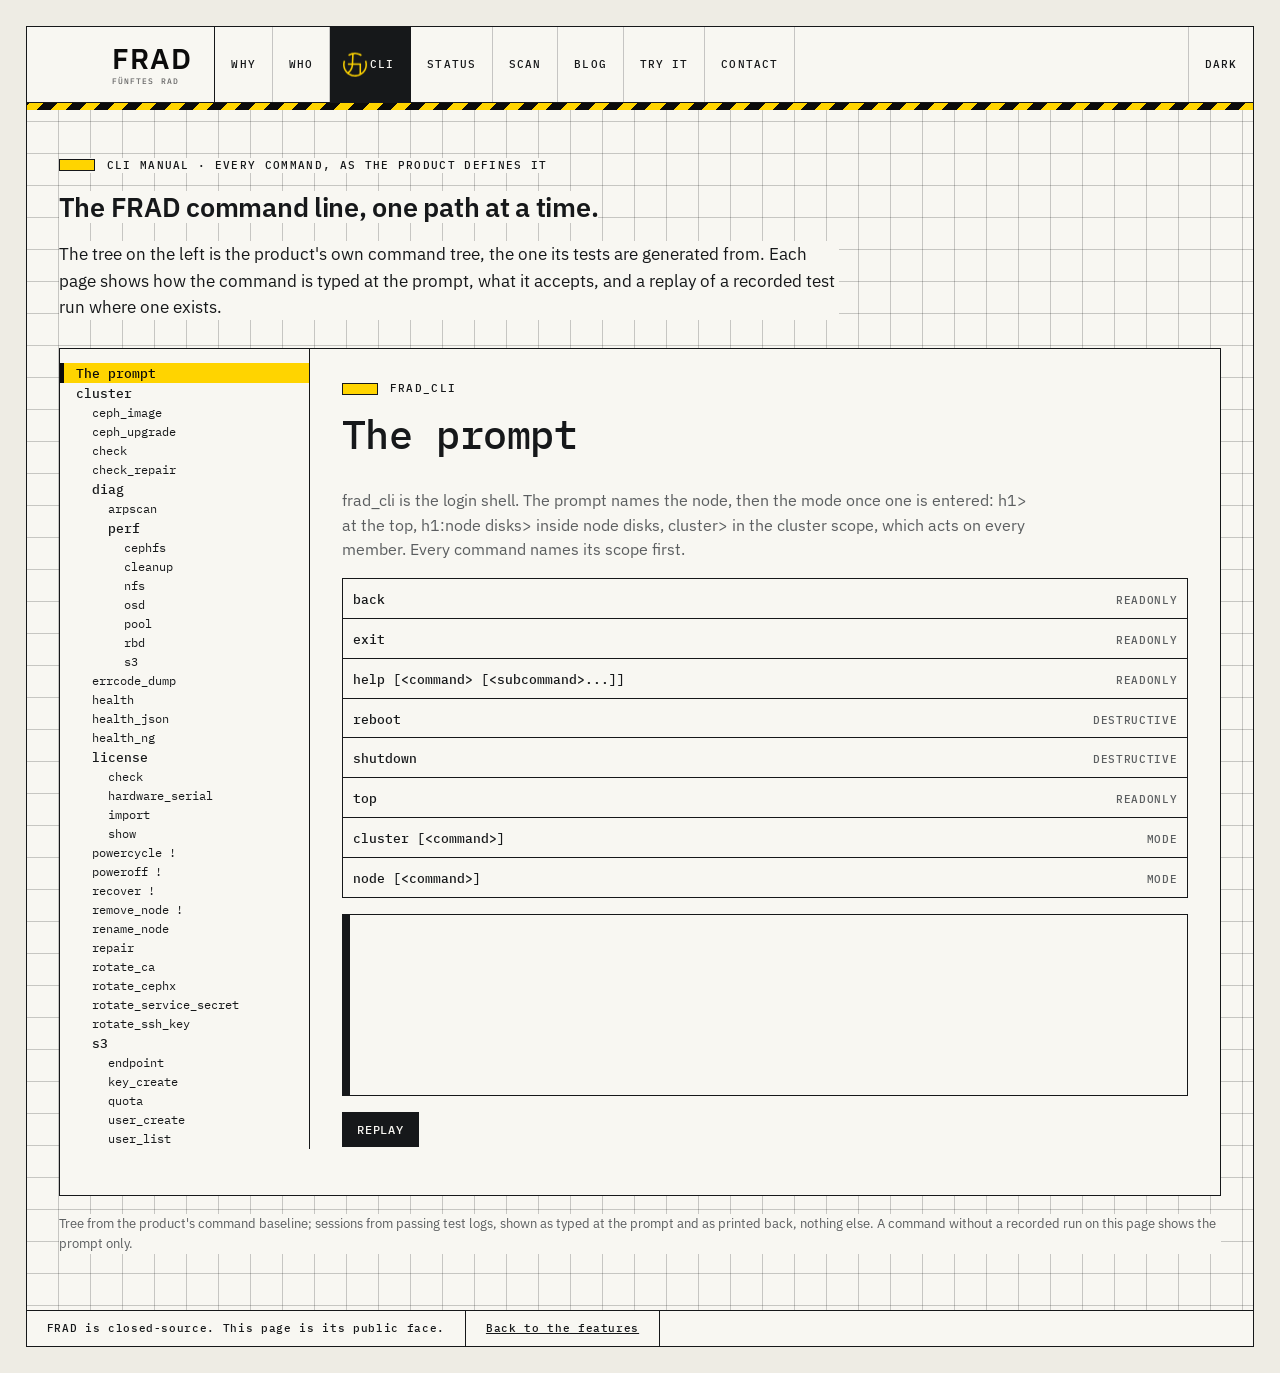
<file: cli.html>
<!doctype html>
<html lang="en">
<head>
<meta charset="utf-8">
<meta name="viewport" content="width=device-width, initial-scale=1">
<meta name="description" content="The FRAD CLI, command by command: usage from the product's own command tree and replays of recorded test runs.">
<meta name="color-scheme" content="light dark">
<link rel="icon" type="image/svg+xml" href="favicon.svg">
<title>FRAD CLI manual</title>
<script>try{var t=localStorage.getItem("frad-theme");if(t==="light"||t==="dark")document.documentElement.dataset.theme=t}catch(e){}</script>
<script src="theme.js" defer></script>
<link rel="stylesheet" href="fonts.css">
<link rel="stylesheet" href="site.css">
<style>
/* The manual: a rail with the command tree joined to a panel for one command (concept B, #2127) */
.manual { display: grid; grid-template-columns: 250px minmax(0, 1fr); gap: 0; margin-block: 18px 0; align-items: start; border: 1.5px solid var(--rule); background: var(--panel); }
.rail { position: sticky; top: 92px; max-height: calc(100vh - 100px); overflow: auto; background: var(--panel); border-right: 1.5px solid var(--rule); padding: 14px 0; font: 400 12.5px var(--mono); }
.rail nav { display: block; font-size: inherit; min-height: 0; }   /* not the header nav's flex row */
.rail ul { list-style: none; margin: 0; padding-left: 0; }
.rail ul ul { padding-left: 0; }
.rail ul ul a { padding-left: 32px; } .rail ul ul ul a { padding-left: 48px; } .rail ul ul ul ul a { padding-left: 64px; }
.rail li { margin: 0; }
.rail a { display: block; padding: 2px 16px; text-decoration: none; color: var(--fg); }
.rail li.mode > a { font-weight: 500; }
.rail li.global > a { color: var(--muted); }
.rail a.destructive::after { content: " !"; }
.rail a:hover { background: color-mix(in srgb, var(--fg) 8%, transparent); }
.rail a.on { background: var(--yellow); color: var(--black); box-shadow: inset 4px 0 0 var(--black); font-weight: 500; }
.cmdpanel { padding: 32px; display: grid; gap: 16px; min-width: 0; }
.cmdpanel h2 { font-family: var(--mono); color: var(--hi); font-size: clamp(26px, 3.2vw, 40px); font-weight: 500; letter-spacing: -.01em; margin: 0; display: flex; align-items: center; gap: 10px; flex-wrap: wrap; }
.cmdpanel .chip { margin-left: 0; }
.forms { display: grid; gap: 0; border: 1.5px solid var(--rule); }
.form { font-family: var(--mono); font-size: 13.5px; white-space: pre-wrap; padding: 9px 12px; border-left: 8px solid var(--bar); }
.forms:empty { display: none; }
.form + .form { border-top: 1px solid var(--line); }
.form .ps { color: var(--muted); }
.usage code { font-size: 13px; color: var(--muted); }
.cmeta { color: var(--muted); max-width: 70ch; }
.subs { list-style: none; margin: 0; padding: 0; display: grid; gap: 0; border: 1.5px solid var(--rule); }
.subs li { display: flex; justify-content: space-between; gap: 12px; align-items: baseline; border-bottom: 1px solid var(--rule); padding: 7px 10px; }
.subs li:last-child { border-bottom: 0; }
.subs:empty { display: none; }
.subs a { text-decoration: none; font-weight: 500; }
.subs a:hover code { text-decoration: underline; }
.subs code { font-size: 13px; }
.subs .muted { font: var(--lab); letter-spacing: .06em; text-transform: uppercase; color: var(--muted); white-space: nowrap; }
.muted { color: var(--muted); }
.cmdpanel .term { margin-top: 0; height: auto; min-height: 14em; max-height: 75vh; overflow: auto; justify-content: flex-start; font-size: 13px; padding: 18px 20px; }   /* grows with the run, every line kept */
.replayrow { display: flex; align-items: center; gap: 14px; flex-wrap: wrap; }
.replayrow button { font: 500 12px var(--mono); letter-spacing: .08em; text-transform: uppercase; padding: 9px 14px; border: 1.5px solid var(--rule); background: var(--fg); color: var(--panel); cursor: pointer; }
.replayrow button:hover { background: var(--yellow); color: var(--black); }
.cprov { font: var(--lab); letter-spacing: .04em; color: var(--muted); }
.cseen { font-size: 14px; display: flex; gap: 10px; flex-wrap: wrap; }
.cseen a { color: var(--fg); }
.source { font-size: 13px; color: var(--muted); margin-top: 18px; }
@media (max-width: 900px) {
  .manual { grid-template-columns: 1fr; }
  .rail { position: static; max-height: 40vh; border-right: 0; border-bottom: 1.5px solid var(--rule); }
}
</style>
</head>
<body>
<div class="wrap">
<header class="top">
  <a class="wordmark" href="index.html" aria-label="FRAD, Fünftes Rad: the main page"><svg class="mark-svg" viewBox="0 0 100 100" width="56" height="56" aria-hidden="true" fill="currentColor"><path fill-rule="evenodd" d="M47.57 4.07Q49.21 4.00 51.12 4.04Q53.03 4.07 55.54 4.37Q58.05 4.67 61.04 5.42Q64.04 6.17 65.79 6.81Q67.55 7.44 69.09 8.15Q70.62 8.87 72.31 9.80Q73.99 10.74 75.08 11.49L76.16 12.23L76.16 12.46Q76.16 12.68 75.30 13.81Q74.44 14.93 73.92 15.79Q73.39 16.65 73.21 16.84L73.02 17.03L72.83 17.03Q72.64 17.03 71.26 16.09Q69.87 15.15 67.74 14.11Q65.61 13.06 63.55 12.31Q61.49 11.56 60.33 11.26Q59.17 10.96 56.81 10.55Q54.45 10.14 52.51 10.03Q50.56 9.91 48.50 9.99Q46.44 10.06 45.77 10.18L45.10 10.29L44.98 10.44Q44.87 10.59 44.83 11.11Q44.80 11.64 44.01 27.62Q43.23 43.60 43.23 44.39L43.23 45.17L43.34 45.28L43.45 45.40L58.16 45.40Q72.87 45.40 73.02 45.51L73.17 45.62L73.17 63.96L73.17 82.30L73.24 82.38L73.32 82.45L73.99 82.04Q74.67 81.63 76.28 80.24Q77.88 78.86 79.16 77.51Q80.43 76.16 81.33 75.04Q82.23 73.92 83.31 72.31Q84.40 70.70 85.03 69.54Q85.67 68.38 86.27 67.10Q86.87 65.83 87.54 64.00Q88.21 62.16 88.66 60.52Q89.11 58.87 89.41 57.26Q89.71 55.65 89.90 52.55Q90.09 49.44 90.01 47.90Q89.94 46.37 89.67 44.50Q89.41 42.63 88.96 40.76Q88.51 38.88 88.14 37.80Q87.77 36.71 87.80 36.49L87.84 36.26L90.35 35.33Q92.86 34.39 93.08 34.47L93.31 34.54L94.02 36.86Q94.73 39.18 95.21 41.92Q95.70 44.65 95.85 46.93Q96.00 49.21 95.96 51.05Q95.93 52.88 95.66 55.20Q95.40 57.52 95.03 59.32Q94.65 61.12 93.94 63.47Q93.23 65.83 92.37 67.89Q91.51 69.95 90.91 70.96Q90.31 71.97 90.12 72.46Q89.94 72.94 88.59 75.00Q87.24 77.06 86.19 78.41Q85.15 79.76 83.20 81.78Q81.25 83.80 79.76 85.07Q78.26 86.34 76.28 87.73Q74.29 89.11 71.56 90.57Q68.83 92.03 67.55 92.56Q66.28 93.08 64.19 93.75Q62.09 94.43 60.59 94.76Q59.10 95.10 57.37 95.40Q55.65 95.70 53.74 95.85Q51.83 96.00 49.29 95.96Q46.74 95.93 43.67 95.51Q40.61 95.10 38.36 94.50Q36.11 93.90 33.49 92.89Q30.87 91.88 28.97 90.91Q27.06 89.94 24.92 88.55Q22.79 87.17 20.51 85.26Q18.22 83.35 16.73 81.78Q15.23 80.21 14.07 78.75Q12.91 77.29 11.67 75.41Q10.44 73.54 9.20 71.18Q7.97 68.83 7.26 67.03Q6.55 65.23 5.91 63.06Q5.27 60.89 4.82 58.53Q4.37 56.18 4.19 53.59Q4.00 51.01 4.07 48.54Q4.15 46.07 4.56 43.26Q4.97 40.46 5.80 37.54L6.62 34.62L6.84 34.50L7.07 34.39L9.58 35.29L12.08 36.19L12.12 36.56Q12.16 36.94 11.56 38.85Q10.96 40.76 10.66 42.29Q10.36 43.82 10.18 45.62Q9.99 47.42 9.95 49.18Q9.91 50.94 9.99 52.36Q10.06 53.78 10.36 55.84Q10.66 57.90 11.11 59.69Q11.56 61.49 12.20 63.29Q12.83 65.08 13.66 66.88Q14.48 68.68 15.68 70.66Q16.88 72.64 18.04 74.18Q19.20 75.71 20.54 77.17Q21.89 78.63 22.15 78.71L22.41 78.78L22.64 78.63Q22.86 78.48 24.96 76.39Q27.06 74.29 28.03 73.09Q29.00 71.90 30.24 70.06Q31.47 68.23 32.71 65.76Q33.94 63.29 34.88 60.41Q35.81 57.52 36.23 55.54Q36.64 53.56 36.71 52.55L36.79 51.53L36.41 51.42Q36.04 51.31 29.45 51.31L22.86 51.31L22.79 51.20Q22.71 51.09 22.68 48.43Q22.64 45.77 22.75 45.58L22.86 45.40L29.94 45.40L37.01 45.40L37.12 45.28L37.24 45.17L38.06 28.52Q38.88 11.86 38.81 11.75L38.73 11.64L38.55 11.64Q38.36 11.64 36.38 12.35Q34.39 13.06 32.78 13.81Q31.17 14.55 29.26 15.75Q27.36 16.95 27.13 16.95L26.91 16.95L26.57 16.54Q26.23 16.13 25.03 14.41Q23.84 12.68 23.84 12.46L23.84 12.23L24.66 11.64Q25.48 11.04 27.32 9.99Q29.15 8.94 31.96 7.74Q34.77 6.55 36.34 6.06Q37.91 5.57 39.78 5.16Q41.65 4.75 43.79 4.45Q45.92 4.15 47.57 4.07ZM55.13 51.31Q43.38 51.31 43.19 51.35L43.00 51.38L42.85 51.65Q42.70 51.91 42.70 52.40Q42.70 52.88 42.40 54.72Q42.10 56.55 41.50 58.98Q40.90 61.42 40.46 62.73Q40.01 64.04 39.03 66.24Q38.06 68.45 37.09 70.21Q36.11 71.97 35.14 73.43Q34.17 74.89 32.48 76.95Q30.80 79.01 29.04 80.69Q27.28 82.38 27.21 82.64L27.13 82.90L28.03 83.54Q28.93 84.17 30.42 85.00Q31.92 85.82 33.94 86.72Q35.96 87.62 37.20 88.03Q38.43 88.44 41.32 89.08Q44.20 89.71 45.58 89.86Q46.97 90.01 48.99 90.05Q51.01 90.09 53.41 89.90Q55.80 89.71 58.16 89.23Q60.52 88.74 62.76 87.99Q65.01 87.24 65.91 86.83Q66.81 86.42 67.03 86.19L67.25 85.97L67.25 68.79L67.25 51.61L67.07 51.46Q66.88 51.31 55.13 51.31Z"/></svg><span class="lock-name"><strong>FRAD</strong><small>Fünftes Rad</small></span></a>
  <div class="right">
    <nav>
      <a href="index.html#why">Why</a>
      <a href="index.html#who">Who</a>
      <a href="cli.html" aria-current="page">CLI</a>
      <a href="status.html">Status</a>
      <a href="scan.html">Scan</a>
      <a href="index.html#notes">Blog</a>
      <a href="booth.html">Try it</a>
      <a href="contact.html">Contact</a>
    </nav>
    <button class="theme-toggle" type="button" hidden>Dark</button>
  </div>
</header>

<div class="hero">
  <div class="eyebrow">CLI manual · every command, as the product defines it</div>
  <h1>The FRAD command line, one path at a time.</h1>
  <p class="lead">The tree on the left is the product's own command tree, the one its tests are generated from. Each page shows how the command is typed at the prompt, what it accepts, and a replay of a recorded test run where one exists.</p>
</div>

<div class="manual">
  <aside class="rail"><nav id="tree" aria-label="Command tree"></nav></aside>
  <main class="cmdpanel">
    <div class="eyebrow" id="cpath"></div>
    <h2 id="cname"></h2>
    <div class="forms" id="cforms"></div>
    <div class="usage" id="cusage"></div>
    <p class="cmeta" id="cmeta"></p>
    <ul class="subs" id="csubs"></ul>
    <div class="term" id="term" aria-live="polite" aria-label="Recorded session"></div>
    <div class="replayrow"><button id="replay" type="button">Replay</button><span class="cprov" id="cprov"></span></div>
    <div class="cseen" id="cseen"></div>
  </main>
</div>

<p class="source">Tree from the product's command baseline; sessions from passing test logs, shown as typed at the prompt and as printed back, nothing else. A command without a recorded run on this page shows the prompt only.</p>

<footer>
  <span>FRAD is closed-source. This page is its public face.</span>
  <span><a href="index.html">Back to the features</a></span>
</footer>
</div>

<script src="wheel.js"></script>
<script src="term.js"></script>
<script src="examples-cli.js"></script>
<script src="cli-tree.js"></script>
<script src="cli.js"></script>
</body>
</html>
</file>
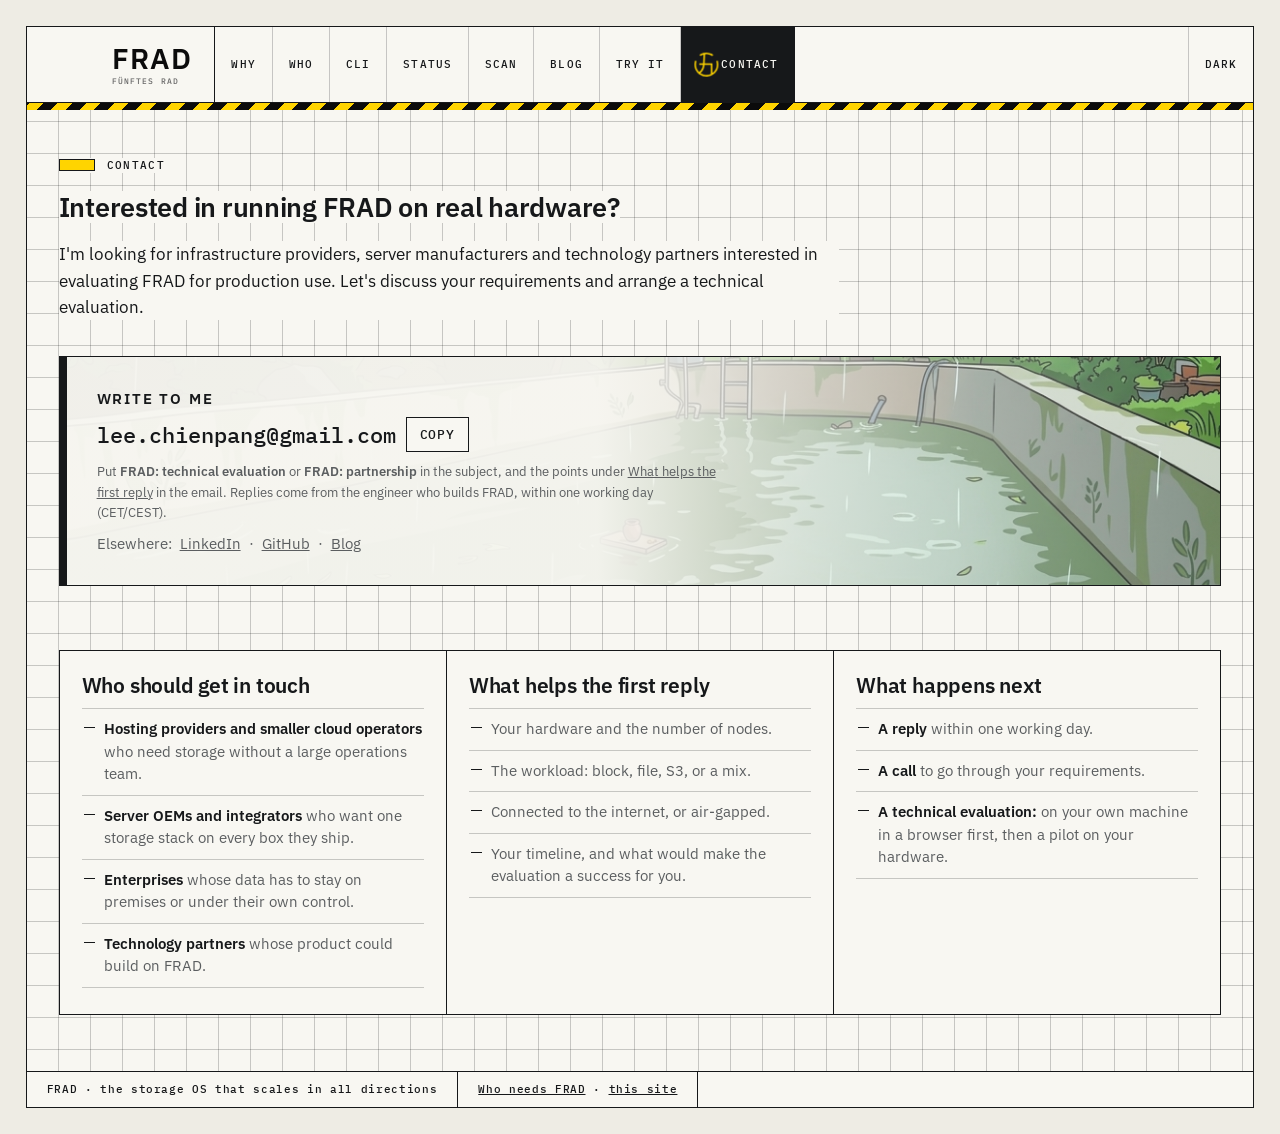
<file: contact.html>
<!doctype html>
<html lang="en">
<head>
<meta charset="utf-8">
<meta name="viewport" content="width=device-width, initial-scale=1">
<meta name="description" content="Contact FRAD: infrastructure providers, server manufacturers and technology partners evaluating FRAD for production use.">
<meta name="color-scheme" content="light dark">
<link rel="icon" type="image/svg+xml" href="favicon.svg">
<title>Contact FRAD</title>
<script>try{var t=localStorage.getItem("frad-theme");if(t==="light"||t==="dark")document.documentElement.dataset.theme=t}catch(e){}</script>
<script src="theme.js" defer></script>
<link rel="stylesheet" href="fonts.css">
<link rel="stylesheet" href="site.css">
</head>
<body>
<div class="wrap">
<header class="top">
  <a class="wordmark" href="index.html" aria-label="FRAD, Fünftes Rad: the main page"><svg class="mark-svg" viewBox="0 0 100 100" width="56" height="56" aria-hidden="true" fill="currentColor"><path fill-rule="evenodd" d="M47.57 4.07Q49.21 4.00 51.12 4.04Q53.03 4.07 55.54 4.37Q58.05 4.67 61.04 5.42Q64.04 6.17 65.79 6.81Q67.55 7.44 69.09 8.15Q70.62 8.87 72.31 9.80Q73.99 10.74 75.08 11.49L76.16 12.23L76.16 12.46Q76.16 12.68 75.30 13.81Q74.44 14.93 73.92 15.79Q73.39 16.65 73.21 16.84L73.02 17.03L72.83 17.03Q72.64 17.03 71.26 16.09Q69.87 15.15 67.74 14.11Q65.61 13.06 63.55 12.31Q61.49 11.56 60.33 11.26Q59.17 10.96 56.81 10.55Q54.45 10.14 52.51 10.03Q50.56 9.91 48.50 9.99Q46.44 10.06 45.77 10.18L45.10 10.29L44.98 10.44Q44.87 10.59 44.83 11.11Q44.80 11.64 44.01 27.62Q43.23 43.60 43.23 44.39L43.23 45.17L43.34 45.28L43.45 45.40L58.16 45.40Q72.87 45.40 73.02 45.51L73.17 45.62L73.17 63.96L73.17 82.30L73.24 82.38L73.32 82.45L73.99 82.04Q74.67 81.63 76.28 80.24Q77.88 78.86 79.16 77.51Q80.43 76.16 81.33 75.04Q82.23 73.92 83.31 72.31Q84.40 70.70 85.03 69.54Q85.67 68.38 86.27 67.10Q86.87 65.83 87.54 64.00Q88.21 62.16 88.66 60.52Q89.11 58.87 89.41 57.26Q89.71 55.65 89.90 52.55Q90.09 49.44 90.01 47.90Q89.94 46.37 89.67 44.50Q89.41 42.63 88.96 40.76Q88.51 38.88 88.14 37.80Q87.77 36.71 87.80 36.49L87.84 36.26L90.35 35.33Q92.86 34.39 93.08 34.47L93.31 34.54L94.02 36.86Q94.73 39.18 95.21 41.92Q95.70 44.65 95.85 46.93Q96.00 49.21 95.96 51.05Q95.93 52.88 95.66 55.20Q95.40 57.52 95.03 59.32Q94.65 61.12 93.94 63.47Q93.23 65.83 92.37 67.89Q91.51 69.95 90.91 70.96Q90.31 71.97 90.12 72.46Q89.94 72.94 88.59 75.00Q87.24 77.06 86.19 78.41Q85.15 79.76 83.20 81.78Q81.25 83.80 79.76 85.07Q78.26 86.34 76.28 87.73Q74.29 89.11 71.56 90.57Q68.83 92.03 67.55 92.56Q66.28 93.08 64.19 93.75Q62.09 94.43 60.59 94.76Q59.10 95.10 57.37 95.40Q55.65 95.70 53.74 95.85Q51.83 96.00 49.29 95.96Q46.74 95.93 43.67 95.51Q40.61 95.10 38.36 94.50Q36.11 93.90 33.49 92.89Q30.87 91.88 28.97 90.91Q27.06 89.94 24.92 88.55Q22.79 87.17 20.51 85.26Q18.22 83.35 16.73 81.78Q15.23 80.21 14.07 78.75Q12.91 77.29 11.67 75.41Q10.44 73.54 9.20 71.18Q7.97 68.83 7.26 67.03Q6.55 65.23 5.91 63.06Q5.27 60.89 4.82 58.53Q4.37 56.18 4.19 53.59Q4.00 51.01 4.07 48.54Q4.15 46.07 4.56 43.26Q4.97 40.46 5.80 37.54L6.62 34.62L6.84 34.50L7.07 34.39L9.58 35.29L12.08 36.19L12.12 36.56Q12.16 36.94 11.56 38.85Q10.96 40.76 10.66 42.29Q10.36 43.82 10.18 45.62Q9.99 47.42 9.95 49.18Q9.91 50.94 9.99 52.36Q10.06 53.78 10.36 55.84Q10.66 57.90 11.11 59.69Q11.56 61.49 12.20 63.29Q12.83 65.08 13.66 66.88Q14.48 68.68 15.68 70.66Q16.88 72.64 18.04 74.18Q19.20 75.71 20.54 77.17Q21.89 78.63 22.15 78.71L22.41 78.78L22.64 78.63Q22.86 78.48 24.96 76.39Q27.06 74.29 28.03 73.09Q29.00 71.90 30.24 70.06Q31.47 68.23 32.71 65.76Q33.94 63.29 34.88 60.41Q35.81 57.52 36.23 55.54Q36.64 53.56 36.71 52.55L36.79 51.53L36.41 51.42Q36.04 51.31 29.45 51.31L22.86 51.31L22.79 51.20Q22.71 51.09 22.68 48.43Q22.64 45.77 22.75 45.58L22.86 45.40L29.94 45.40L37.01 45.40L37.12 45.28L37.24 45.17L38.06 28.52Q38.88 11.86 38.81 11.75L38.73 11.64L38.55 11.64Q38.36 11.64 36.38 12.35Q34.39 13.06 32.78 13.81Q31.17 14.55 29.26 15.75Q27.36 16.95 27.13 16.95L26.91 16.95L26.57 16.54Q26.23 16.13 25.03 14.41Q23.84 12.68 23.84 12.46L23.84 12.23L24.66 11.64Q25.48 11.04 27.32 9.99Q29.15 8.94 31.96 7.74Q34.77 6.55 36.34 6.06Q37.91 5.57 39.78 5.16Q41.65 4.75 43.79 4.45Q45.92 4.15 47.57 4.07ZM55.13 51.31Q43.38 51.31 43.19 51.35L43.00 51.38L42.85 51.65Q42.70 51.91 42.70 52.40Q42.70 52.88 42.40 54.72Q42.10 56.55 41.50 58.98Q40.90 61.42 40.46 62.73Q40.01 64.04 39.03 66.24Q38.06 68.45 37.09 70.21Q36.11 71.97 35.14 73.43Q34.17 74.89 32.48 76.95Q30.80 79.01 29.04 80.69Q27.28 82.38 27.21 82.64L27.13 82.90L28.03 83.54Q28.93 84.17 30.42 85.00Q31.92 85.82 33.94 86.72Q35.96 87.62 37.20 88.03Q38.43 88.44 41.32 89.08Q44.20 89.71 45.58 89.86Q46.97 90.01 48.99 90.05Q51.01 90.09 53.41 89.90Q55.80 89.71 58.16 89.23Q60.52 88.74 62.76 87.99Q65.01 87.24 65.91 86.83Q66.81 86.42 67.03 86.19L67.25 85.97L67.25 68.79L67.25 51.61L67.07 51.46Q66.88 51.31 55.13 51.31Z"/></svg><span class="lock-name"><strong>FRAD</strong><small>Fünftes Rad</small></span></a>
  <div class="right">
    <nav>
      <a href="index.html#why">Why</a>
      <a href="index.html#who">Who</a>
      <a href="cli.html">CLI</a>
      <a href="status.html">Status</a>
      <a href="scan.html">Scan</a>
      <a href="index.html#notes">Blog</a>
      <a href="booth.html">Try it</a>
      <a href="contact.html" aria-current="page">Contact</a>
    </nav>
    <button class="theme-toggle" type="button" hidden>Dark</button>
  </div>
</header>


<div class="hero">
  <div class="eyebrow">Contact</div>
  <h1>Interested in running FRAD on real hardware?</h1>
  <p class="lead">I'm looking for infrastructure providers, server manufacturers and technology partners interested in evaluating FRAD for production use. Let's discuss your requirements and arrange a technical evaluation.</p>
</div>

<section class="cta contact-mail">
  <h2>Write to me</h2>
  <p class="mail-line"><span class="addr" data-mail-text>lee.chienpang (at) gmail.com</span> <button class="btn small" type="button" data-mail-copy>Copy</button></p>
  <p class="note">Put <strong>FRAD: technical evaluation</strong> or <strong>FRAD: partnership</strong> in the subject, and the points under <a href="#first-reply">What helps the first reply</a> in the email. Replies come from the engineer who builds FRAD, within one working day (CET/CEST).</p>
  <p class="elsewhere">Elsewhere: <a href="https://www.linkedin.com/in/chienpanglee">LinkedIn</a> · <a href="https://github.com/chienpanglee">GitHub</a> · <a href="https://chienpanglee.github.io/">Blog</a></p>
</section>

<section class="who contact-grid">
  <div class="who-grid">
    <article class="why-card" style="--accent: var(--zfs)">
      <h3>Who should get in touch</h3>
      <ul>
        <li><strong>Hosting providers and smaller cloud operators</strong> who need storage without a large operations team.</li>
        <li><strong>Server OEMs and integrators</strong> who want one storage stack on every box they ship.</li>
        <li><strong>Enterprises</strong> whose data has to stay on premises or under their own control.</li>
        <li><strong>Technology partners</strong> whose product could build on FRAD.</li>
      </ul>
    </article>
    <article class="why-card" id="first-reply" style="--accent: var(--ctl)">
      <h3>What helps the first reply</h3>
      <ul>
        <li>Your hardware and the number of nodes.</li>
        <li>The workload: block, file, S3, or a mix.</li>
        <li>Connected to the internet, or air-gapped.</li>
        <li>Your timeline, and what would make the evaluation a success for you.</li>
      </ul>
    </article>
    <article class="why-card" style="--accent: var(--ok)">
      <h3>What happens next</h3>
      <ul>
        <li><strong>A reply</strong> within one working day.</li>
        <li><strong>A call</strong> to go through your requirements.</li>
        <li><strong>A technical evaluation:</strong> on your own machine in a browser first, then a pilot on your hardware.</li>
      </ul>
    </article>
  </div>
</section>

<footer class="foot">
  <span>FRAD · the storage OS that scales in all directions</span>
  <span><a href="index.html#who">Who needs FRAD</a> · <a href="https://github.com/chienpanglee/frad-site">this site</a></span>
</footer>
</div>

<script src="wheel.js"></script>
<script src="mail.js"></script>
</body>
</html>
</file>
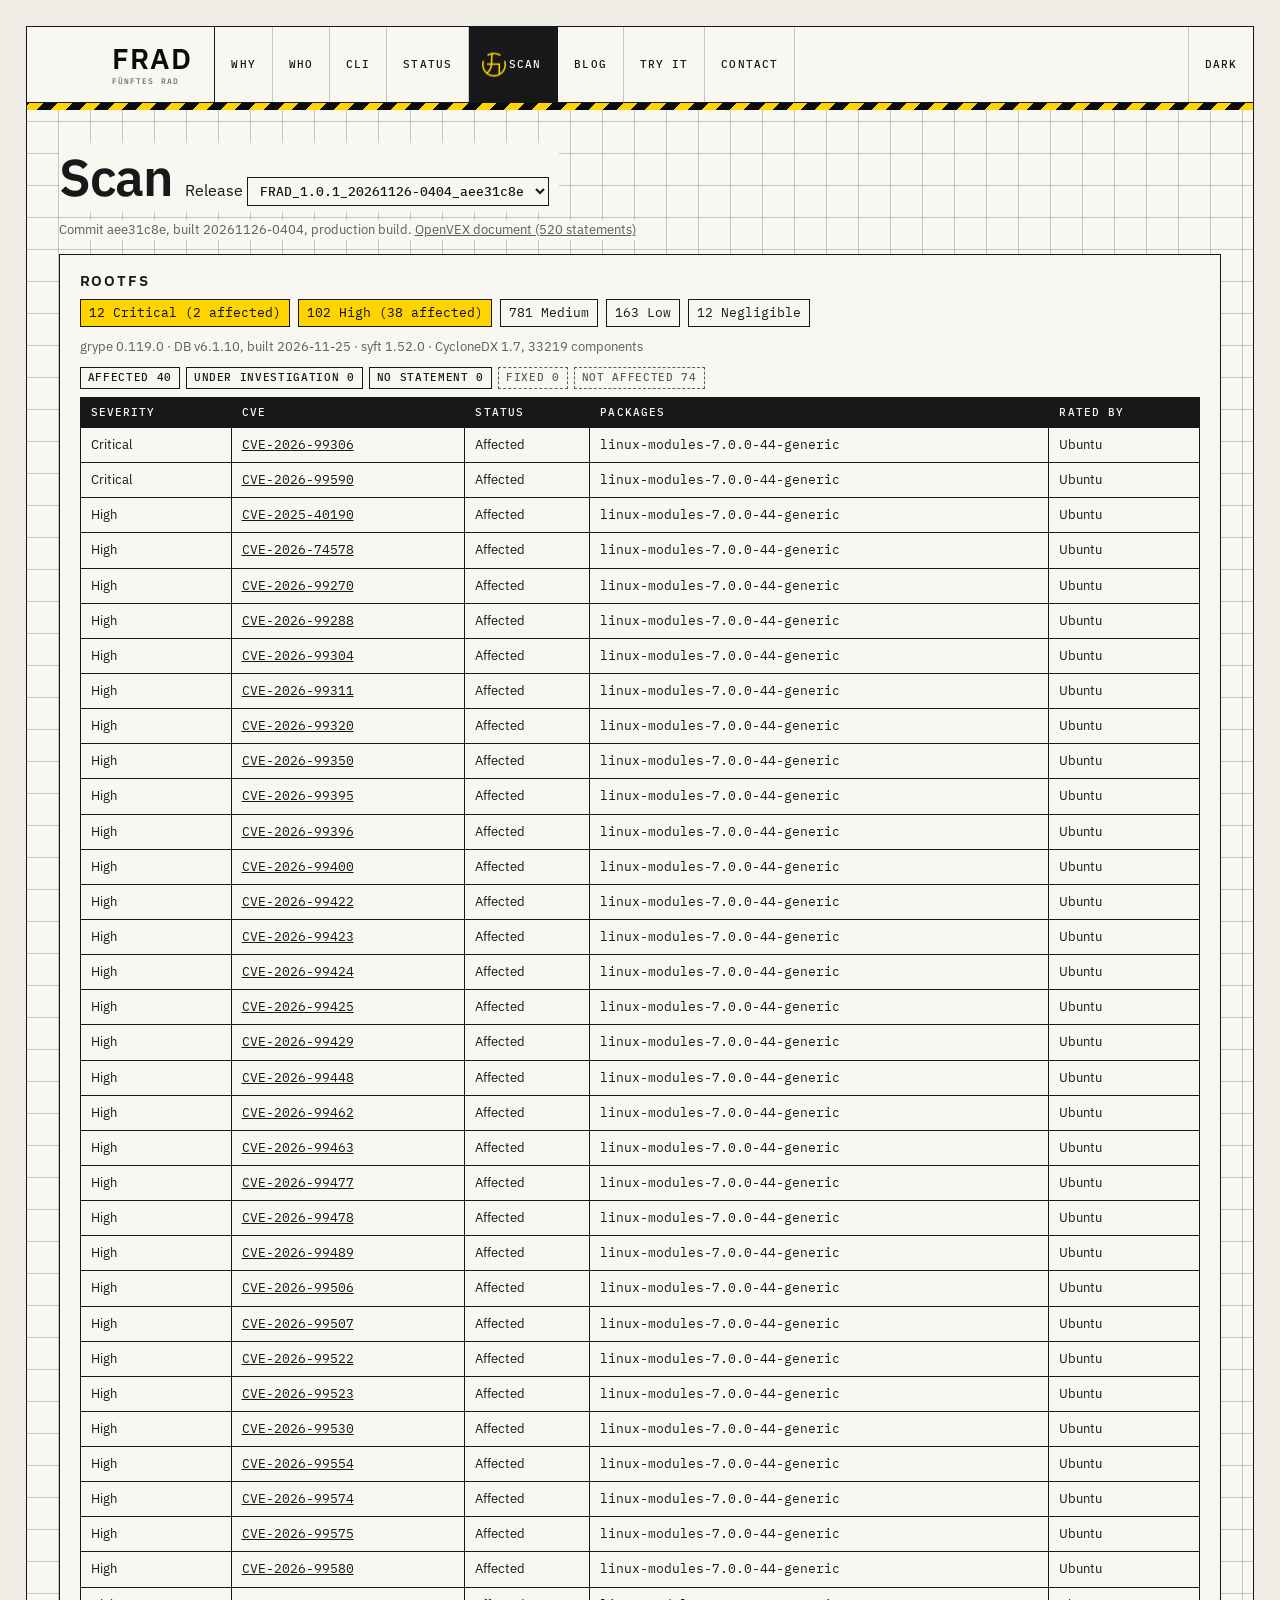
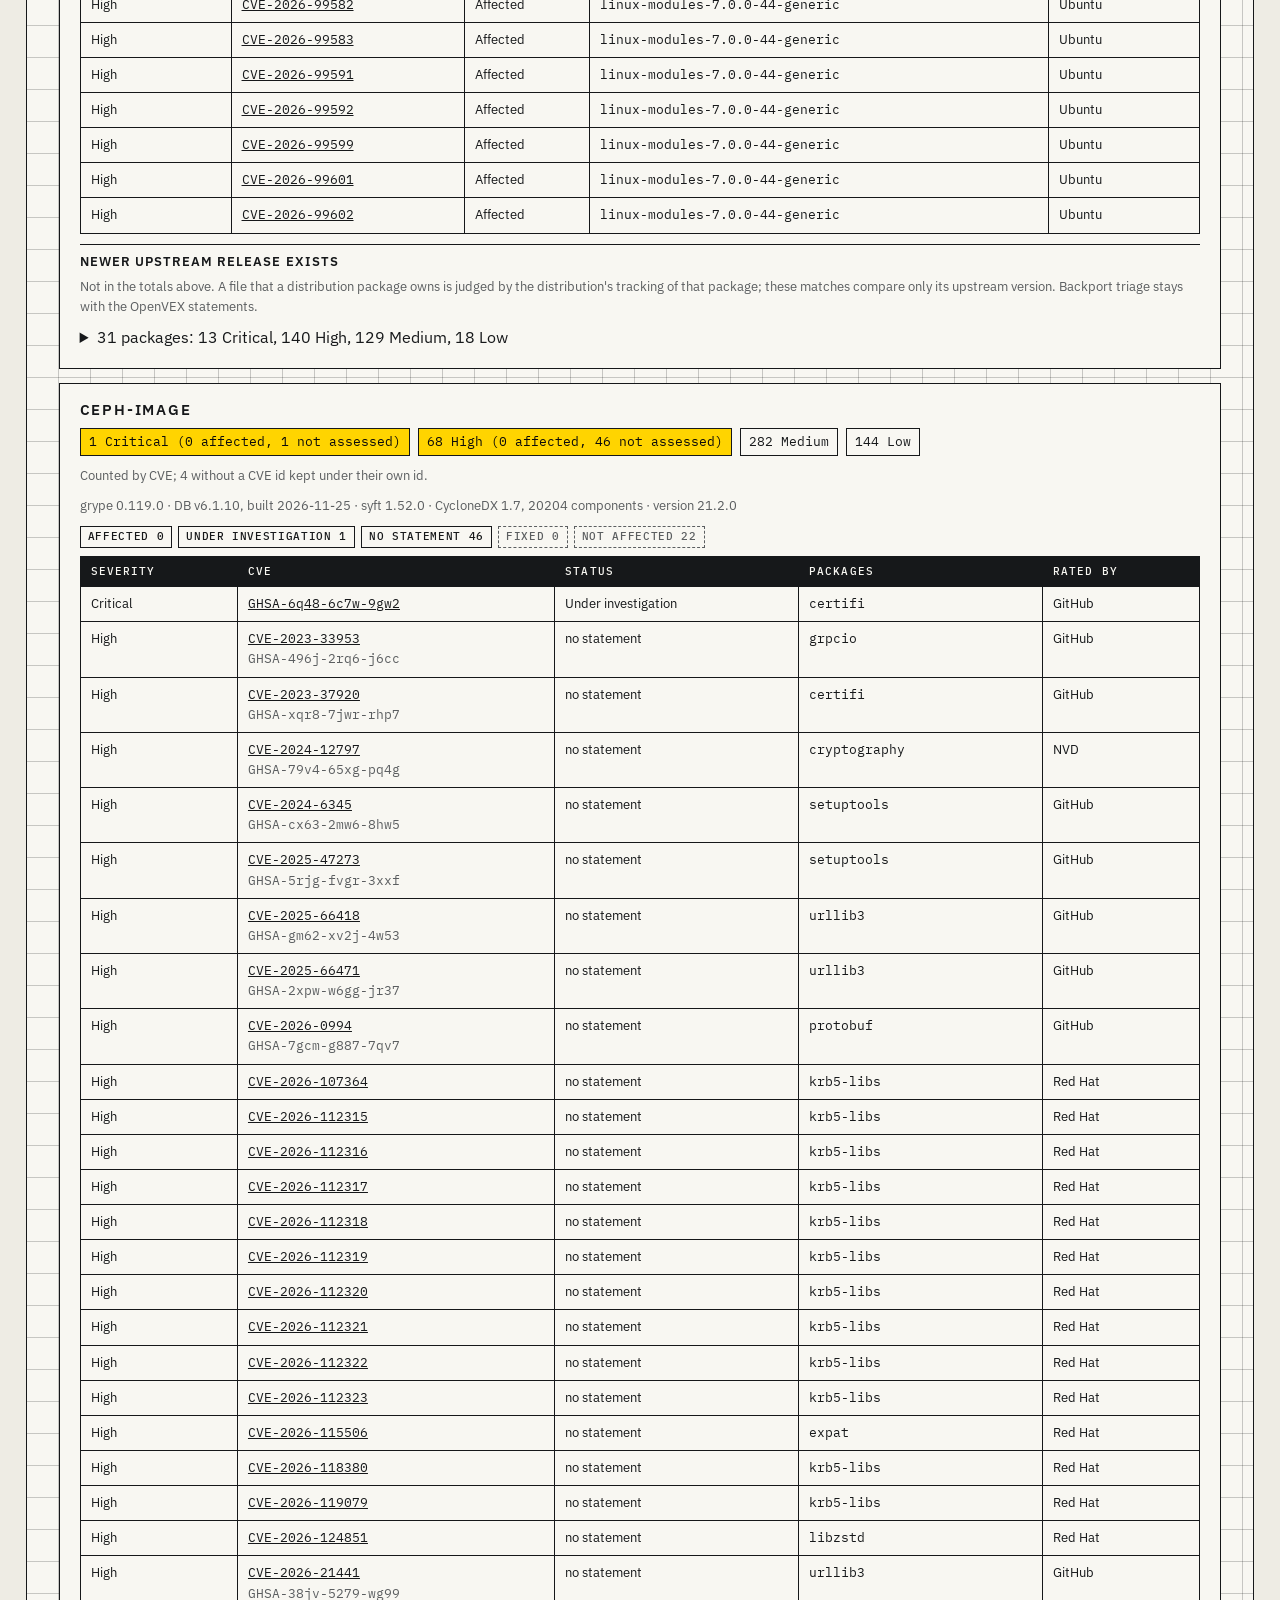
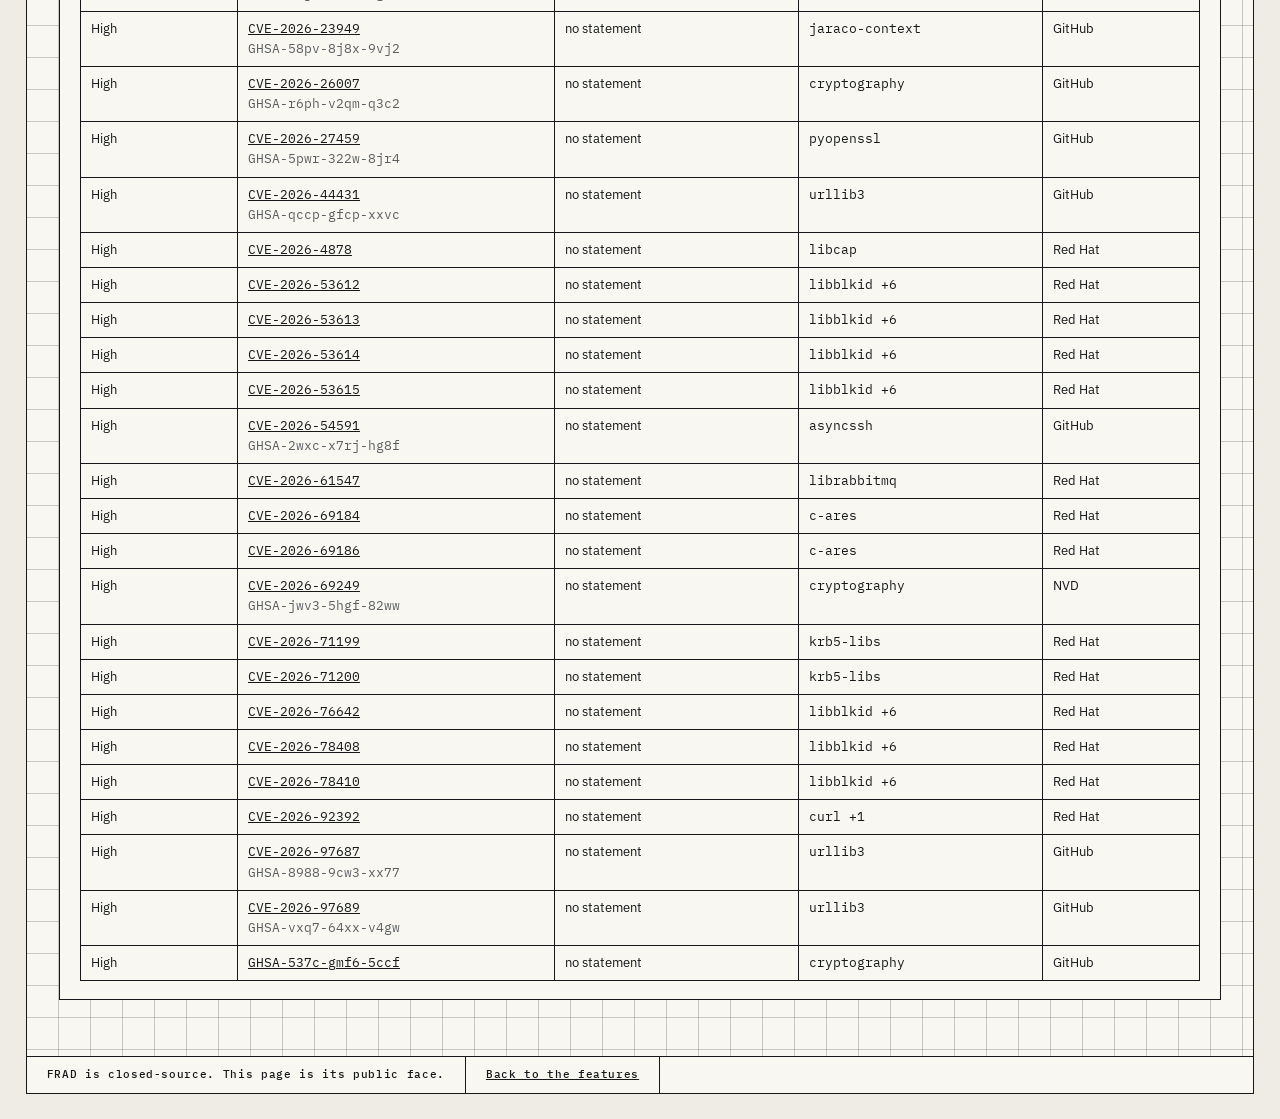
<file: scan.html>
<!doctype html>
<html lang="en">
<head>
<meta charset="utf-8">
<meta name="viewport" content="width=device-width, initial-scale=1">
<meta name="description" content="What the vulnerability scanners find in each FRAD release: totals by CVE and severity, every Critical and High CVE with the packages it matches and their VEX status, and the change against the previous release.">
<meta name="color-scheme" content="light dark">
<link rel="icon" type="image/svg+xml" href="favicon.svg">
<title>FRAD scan</title>
<script>try{var t=localStorage.getItem("frad-theme");if(t==="light"||t==="dark")document.documentElement.dataset.theme=t}catch(e){}</script>
<script src="theme.js" defer></script>
<link rel="stylesheet" href="fonts.css">
<link rel="stylesheet" href="site.css">
<style>
.scanhead { display: flex; gap: 12px; align-items: baseline; flex-wrap: wrap; margin-block: 40px 8px; }
.scanhead { background: var(--panel); width: fit-content; padding: 6px 10px 6px 0; }
.scanhead select { font: 500 13px var(--mono); padding: 4px 8px; background: var(--panel); color: var(--fg); border: 1.5px solid var(--rule); }
.report { background: var(--panel); border: 1.5px solid var(--rule); padding: 18px 20px; margin-block: 14px; display: grid; gap: 10px; min-width: 0; }
.report h2 { margin: 0; font-size: 15px; letter-spacing: .12em; text-transform: uppercase; }
.totals { display: flex; gap: 8px; flex-wrap: wrap; font-family: var(--mono); font-size: 13px; }
.totals span { border: 1px solid var(--rule); padding: 3px 8px; }
.totals .Critical, .totals .High { background: var(--yellow); color: var(--black); }
.meta { color: var(--muted); font-size: 13px; }
.tablewrap { overflow-x: auto; }
.findings { border-collapse: collapse; width: 100%; font-size: 13px; }
.findings th, .findings td { text-align: left; vertical-align: top; }
.findings td.mono { font-family: var(--mono); word-break: break-all; }
details summary { cursor: pointer; }
.upstream { border-top: 1px solid var(--rule); padding-top: 10px; display: grid; gap: 8px; min-width: 0; }
.cves { display: grid; gap: 8px; min-width: 0; }
.statuses { display: flex; gap: 6px; flex-wrap: wrap; }
.statuses .chip { margin: 0; cursor: pointer; background: var(--panel); }
.statuses .chip[aria-pressed="false"] { color: var(--muted); border-style: dashed; }
.findings button.expand { font: inherit; color: var(--fg); background: none; border: 0; padding: 0; cursor: pointer; text-decoration: underline; word-break: break-all; text-align: left; }
.findings tr.pkgs > td { padding: 6px; }
.upstream h3 { margin: 0; font-size: 13px; letter-spacing: .08em; text-transform: uppercase; }
</style>
</head>
</head>
<body>
<div class="wrap">
<header class="top">
  <a class="wordmark" href="index.html" aria-label="FRAD, Fünftes Rad: the main page"><svg class="mark-svg" viewBox="0 0 100 100" width="56" height="56" aria-hidden="true" fill="currentColor"><path fill-rule="evenodd" d="M47.57 4.07Q49.21 4.00 51.12 4.04Q53.03 4.07 55.54 4.37Q58.05 4.67 61.04 5.42Q64.04 6.17 65.79 6.81Q67.55 7.44 69.09 8.15Q70.62 8.87 72.31 9.80Q73.99 10.74 75.08 11.49L76.16 12.23L76.16 12.46Q76.16 12.68 75.30 13.81Q74.44 14.93 73.92 15.79Q73.39 16.65 73.21 16.84L73.02 17.03L72.83 17.03Q72.64 17.03 71.26 16.09Q69.87 15.15 67.74 14.11Q65.61 13.06 63.55 12.31Q61.49 11.56 60.33 11.26Q59.17 10.96 56.81 10.55Q54.45 10.14 52.51 10.03Q50.56 9.91 48.50 9.99Q46.44 10.06 45.77 10.18L45.10 10.29L44.98 10.44Q44.87 10.59 44.83 11.11Q44.80 11.64 44.01 27.62Q43.23 43.60 43.23 44.39L43.23 45.17L43.34 45.28L43.45 45.40L58.16 45.40Q72.87 45.40 73.02 45.51L73.17 45.62L73.17 63.96L73.17 82.30L73.24 82.38L73.32 82.45L73.99 82.04Q74.67 81.63 76.28 80.24Q77.88 78.86 79.16 77.51Q80.43 76.16 81.33 75.04Q82.23 73.92 83.31 72.31Q84.40 70.70 85.03 69.54Q85.67 68.38 86.27 67.10Q86.87 65.83 87.54 64.00Q88.21 62.16 88.66 60.52Q89.11 58.87 89.41 57.26Q89.71 55.65 89.90 52.55Q90.09 49.44 90.01 47.90Q89.94 46.37 89.67 44.50Q89.41 42.63 88.96 40.76Q88.51 38.88 88.14 37.80Q87.77 36.71 87.80 36.49L87.84 36.26L90.35 35.33Q92.86 34.39 93.08 34.47L93.31 34.54L94.02 36.86Q94.73 39.18 95.21 41.92Q95.70 44.65 95.85 46.93Q96.00 49.21 95.96 51.05Q95.93 52.88 95.66 55.20Q95.40 57.52 95.03 59.32Q94.65 61.12 93.94 63.47Q93.23 65.83 92.37 67.89Q91.51 69.95 90.91 70.96Q90.31 71.97 90.12 72.46Q89.94 72.94 88.59 75.00Q87.24 77.06 86.19 78.41Q85.15 79.76 83.20 81.78Q81.25 83.80 79.76 85.07Q78.26 86.34 76.28 87.73Q74.29 89.11 71.56 90.57Q68.83 92.03 67.55 92.56Q66.28 93.08 64.19 93.75Q62.09 94.43 60.59 94.76Q59.10 95.10 57.37 95.40Q55.65 95.70 53.74 95.85Q51.83 96.00 49.29 95.96Q46.74 95.93 43.67 95.51Q40.61 95.10 38.36 94.50Q36.11 93.90 33.49 92.89Q30.87 91.88 28.97 90.91Q27.06 89.94 24.92 88.55Q22.79 87.17 20.51 85.26Q18.22 83.35 16.73 81.78Q15.23 80.21 14.07 78.75Q12.91 77.29 11.67 75.41Q10.44 73.54 9.20 71.18Q7.97 68.83 7.26 67.03Q6.55 65.23 5.91 63.06Q5.27 60.89 4.82 58.53Q4.37 56.18 4.19 53.59Q4.00 51.01 4.07 48.54Q4.15 46.07 4.56 43.26Q4.97 40.46 5.80 37.54L6.62 34.62L6.84 34.50L7.07 34.39L9.58 35.29L12.08 36.19L12.12 36.56Q12.16 36.94 11.56 38.85Q10.96 40.76 10.66 42.29Q10.36 43.82 10.18 45.62Q9.99 47.42 9.95 49.18Q9.91 50.94 9.99 52.36Q10.06 53.78 10.36 55.84Q10.66 57.90 11.11 59.69Q11.56 61.49 12.20 63.29Q12.83 65.08 13.66 66.88Q14.48 68.68 15.68 70.66Q16.88 72.64 18.04 74.18Q19.20 75.71 20.54 77.17Q21.89 78.63 22.15 78.71L22.41 78.78L22.64 78.63Q22.86 78.48 24.96 76.39Q27.06 74.29 28.03 73.09Q29.00 71.90 30.24 70.06Q31.47 68.23 32.71 65.76Q33.94 63.29 34.88 60.41Q35.81 57.52 36.23 55.54Q36.64 53.56 36.71 52.55L36.79 51.53L36.41 51.42Q36.04 51.31 29.45 51.31L22.86 51.31L22.79 51.20Q22.71 51.09 22.68 48.43Q22.64 45.77 22.75 45.58L22.86 45.40L29.94 45.40L37.01 45.40L37.12 45.28L37.24 45.17L38.06 28.52Q38.88 11.86 38.81 11.75L38.73 11.64L38.55 11.64Q38.36 11.64 36.38 12.35Q34.39 13.06 32.78 13.81Q31.17 14.55 29.26 15.75Q27.36 16.95 27.13 16.95L26.91 16.95L26.57 16.54Q26.23 16.13 25.03 14.41Q23.84 12.68 23.84 12.46L23.84 12.23L24.66 11.64Q25.48 11.04 27.32 9.99Q29.15 8.94 31.96 7.74Q34.77 6.55 36.34 6.06Q37.91 5.57 39.78 5.16Q41.65 4.75 43.79 4.45Q45.92 4.15 47.57 4.07ZM55.13 51.31Q43.38 51.31 43.19 51.35L43.00 51.38L42.85 51.65Q42.70 51.91 42.70 52.40Q42.70 52.88 42.40 54.72Q42.10 56.55 41.50 58.98Q40.90 61.42 40.46 62.73Q40.01 64.04 39.03 66.24Q38.06 68.45 37.09 70.21Q36.11 71.97 35.14 73.43Q34.17 74.89 32.48 76.95Q30.80 79.01 29.04 80.69Q27.28 82.38 27.21 82.64L27.13 82.90L28.03 83.54Q28.93 84.17 30.42 85.00Q31.92 85.82 33.94 86.72Q35.96 87.62 37.20 88.03Q38.43 88.44 41.32 89.08Q44.20 89.71 45.58 89.86Q46.97 90.01 48.99 90.05Q51.01 90.09 53.41 89.90Q55.80 89.71 58.16 89.23Q60.52 88.74 62.76 87.99Q65.01 87.24 65.91 86.83Q66.81 86.42 67.03 86.19L67.25 85.97L67.25 68.79L67.25 51.61L67.07 51.46Q66.88 51.31 55.13 51.31Z"/></svg><span class="lock-name"><strong>FRAD</strong><small>Fünftes Rad</small></span></a>
  <div class="right">
    <nav>
      <a href="index.html#why">Why</a>
      <a href="index.html#who">Who</a>
      <a href="cli.html">CLI</a>
      <a href="status.html">Status</a>
      <a href="scan.html" aria-current="page">Scan</a>
      <a href="index.html#notes">Blog</a>
      <a href="booth.html">Try it</a>
      <a href="contact.html">Contact</a>
    </nav>
    <button class="theme-toggle" type="button" hidden>Dark</button>
  </div>
</header>

<main>
  <section class="scanhead">
    <h1>Scan</h1>
    <label>Release <select id="release" aria-label="Release"></select></label>
  </section>
  <p class="meta" id="relmeta"></p>
  <div id="reports"><p class="meta">Loading the scan reports ...</p></div>
</main>

<footer>
  <span>FRAD is closed-source. This page is its public face.</span>
  <span><a href="index.html">Back to the features</a></span>
</footer>
</div>

<script src="wheel.js"></script>
<script src="scan.js"></script>
</body>
</html>
</file>
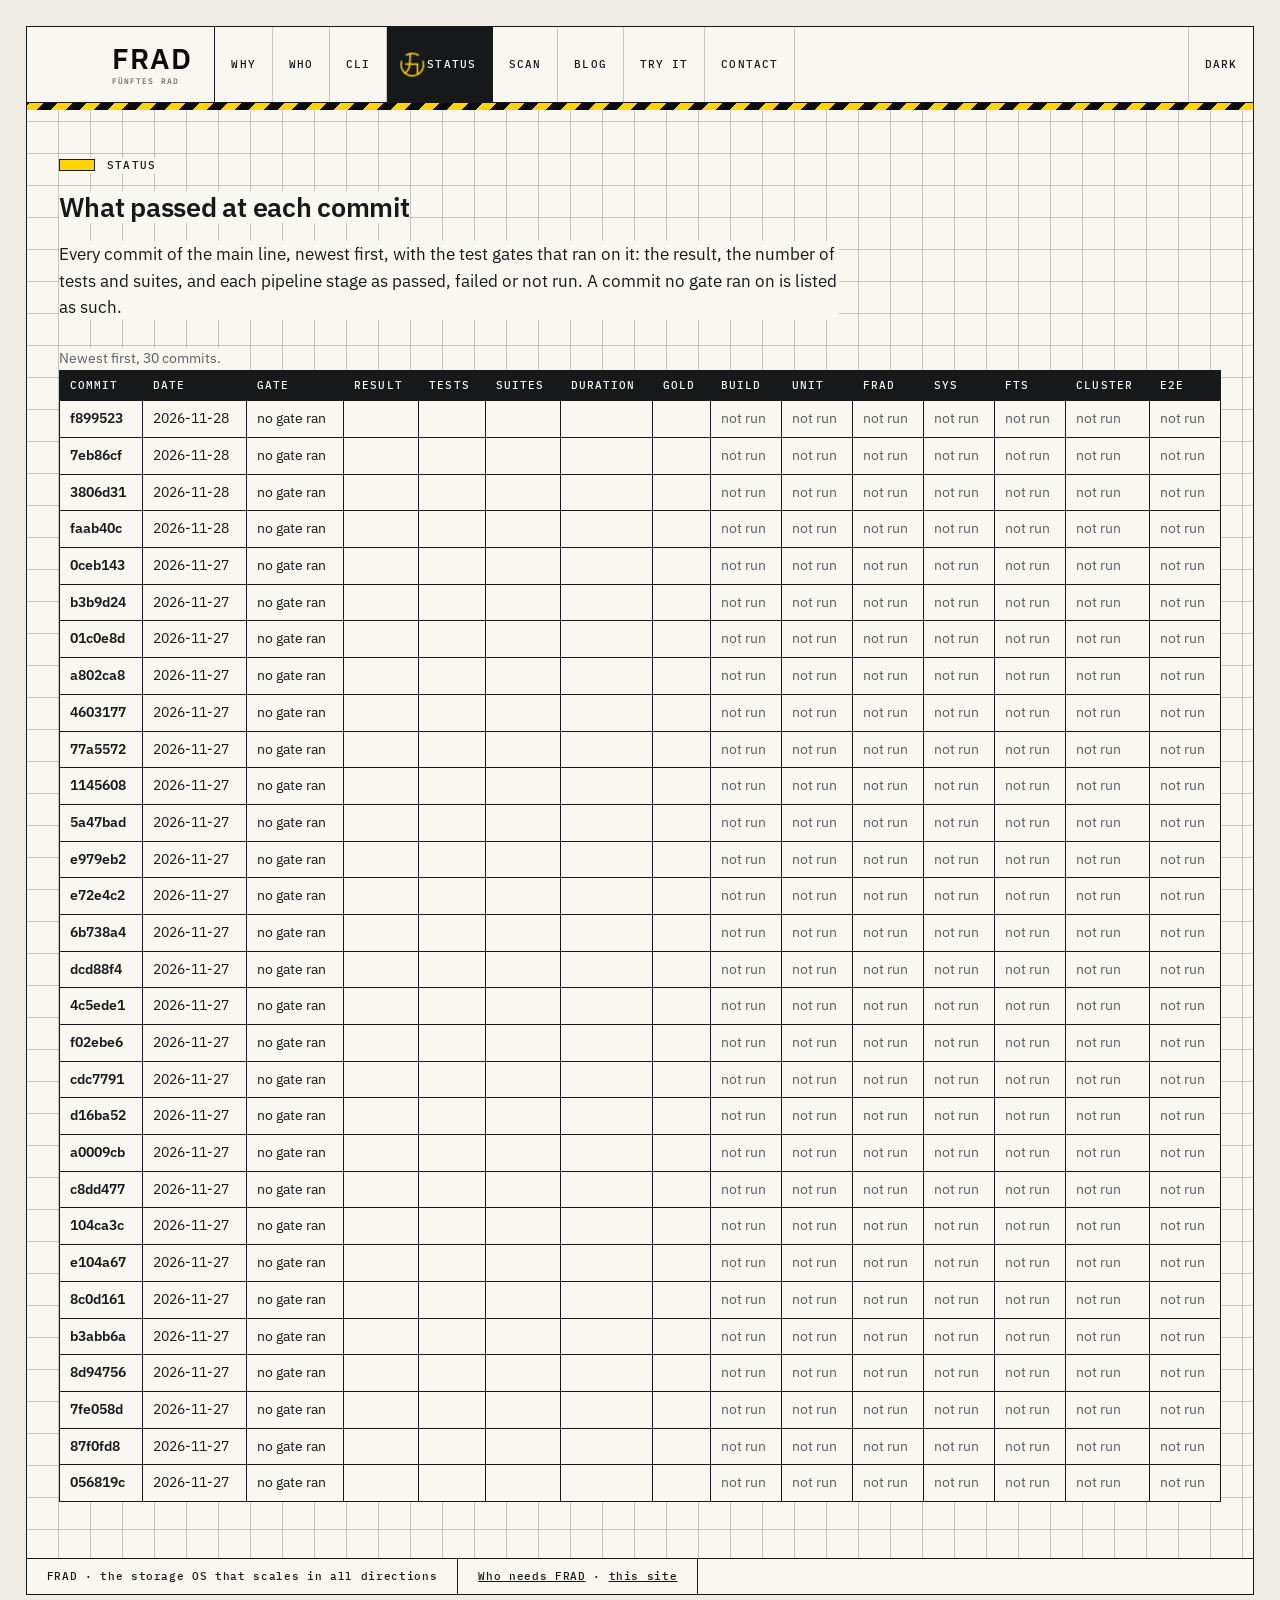
<file: status.html>
<!doctype html>
<html lang="en">
<head>
<meta charset="utf-8">
<meta name="viewport" content="width=device-width, initial-scale=1">
<meta name="description" content="FRAD provenance: which test stages passed at each commit of the main line.">
<meta name="color-scheme" content="light dark">
<link rel="icon" type="image/svg+xml" href="favicon.svg">
<title>FRAD test status</title>
<script>try{var t=localStorage.getItem("frad-theme");if(t==="light"||t==="dark")document.documentElement.dataset.theme=t}catch(e){}</script>
<script src="theme.js" defer></script>
<link rel="stylesheet" href="fonts.css">
<link rel="stylesheet" href="site.css">
</head>
<body>
<div class="wrap">
<header class="top">
  <a class="wordmark" href="index.html" aria-label="FRAD, Fünftes Rad: the main page"><svg class="mark-svg" viewBox="0 0 100 100" width="56" height="56" aria-hidden="true" fill="currentColor"><path fill-rule="evenodd" d="M47.57 4.07Q49.21 4.00 51.12 4.04Q53.03 4.07 55.54 4.37Q58.05 4.67 61.04 5.42Q64.04 6.17 65.79 6.81Q67.55 7.44 69.09 8.15Q70.62 8.87 72.31 9.80Q73.99 10.74 75.08 11.49L76.16 12.23L76.16 12.46Q76.16 12.68 75.30 13.81Q74.44 14.93 73.92 15.79Q73.39 16.65 73.21 16.84L73.02 17.03L72.83 17.03Q72.64 17.03 71.26 16.09Q69.87 15.15 67.74 14.11Q65.61 13.06 63.55 12.31Q61.49 11.56 60.33 11.26Q59.17 10.96 56.81 10.55Q54.45 10.14 52.51 10.03Q50.56 9.91 48.50 9.99Q46.44 10.06 45.77 10.18L45.10 10.29L44.98 10.44Q44.87 10.59 44.83 11.11Q44.80 11.64 44.01 27.62Q43.23 43.60 43.23 44.39L43.23 45.17L43.34 45.28L43.45 45.40L58.16 45.40Q72.87 45.40 73.02 45.51L73.17 45.62L73.17 63.96L73.17 82.30L73.24 82.38L73.32 82.45L73.99 82.04Q74.67 81.63 76.28 80.24Q77.88 78.86 79.16 77.51Q80.43 76.16 81.33 75.04Q82.23 73.92 83.31 72.31Q84.40 70.70 85.03 69.54Q85.67 68.38 86.27 67.10Q86.87 65.83 87.54 64.00Q88.21 62.16 88.66 60.52Q89.11 58.87 89.41 57.26Q89.71 55.65 89.90 52.55Q90.09 49.44 90.01 47.90Q89.94 46.37 89.67 44.50Q89.41 42.63 88.96 40.76Q88.51 38.88 88.14 37.80Q87.77 36.71 87.80 36.49L87.84 36.26L90.35 35.33Q92.86 34.39 93.08 34.47L93.31 34.54L94.02 36.86Q94.73 39.18 95.21 41.92Q95.70 44.65 95.85 46.93Q96.00 49.21 95.96 51.05Q95.93 52.88 95.66 55.20Q95.40 57.52 95.03 59.32Q94.65 61.12 93.94 63.47Q93.23 65.83 92.37 67.89Q91.51 69.95 90.91 70.96Q90.31 71.97 90.12 72.46Q89.94 72.94 88.59 75.00Q87.24 77.06 86.19 78.41Q85.15 79.76 83.20 81.78Q81.25 83.80 79.76 85.07Q78.26 86.34 76.28 87.73Q74.29 89.11 71.56 90.57Q68.83 92.03 67.55 92.56Q66.28 93.08 64.19 93.75Q62.09 94.43 60.59 94.76Q59.10 95.10 57.37 95.40Q55.65 95.70 53.74 95.85Q51.83 96.00 49.29 95.96Q46.74 95.93 43.67 95.51Q40.61 95.10 38.36 94.50Q36.11 93.90 33.49 92.89Q30.87 91.88 28.97 90.91Q27.06 89.94 24.92 88.55Q22.79 87.17 20.51 85.26Q18.22 83.35 16.73 81.78Q15.23 80.21 14.07 78.75Q12.91 77.29 11.67 75.41Q10.44 73.54 9.20 71.18Q7.97 68.83 7.26 67.03Q6.55 65.23 5.91 63.06Q5.27 60.89 4.82 58.53Q4.37 56.18 4.19 53.59Q4.00 51.01 4.07 48.54Q4.15 46.07 4.56 43.26Q4.97 40.46 5.80 37.54L6.62 34.62L6.84 34.50L7.07 34.39L9.58 35.29L12.08 36.19L12.12 36.56Q12.16 36.94 11.56 38.85Q10.96 40.76 10.66 42.29Q10.36 43.82 10.18 45.62Q9.99 47.42 9.95 49.18Q9.91 50.94 9.99 52.36Q10.06 53.78 10.36 55.84Q10.66 57.90 11.11 59.69Q11.56 61.49 12.20 63.29Q12.83 65.08 13.66 66.88Q14.48 68.68 15.68 70.66Q16.88 72.64 18.04 74.18Q19.20 75.71 20.54 77.17Q21.89 78.63 22.15 78.71L22.41 78.78L22.64 78.63Q22.86 78.48 24.96 76.39Q27.06 74.29 28.03 73.09Q29.00 71.90 30.24 70.06Q31.47 68.23 32.71 65.76Q33.94 63.29 34.88 60.41Q35.81 57.52 36.23 55.54Q36.64 53.56 36.71 52.55L36.79 51.53L36.41 51.42Q36.04 51.31 29.45 51.31L22.86 51.31L22.79 51.20Q22.71 51.09 22.68 48.43Q22.64 45.77 22.75 45.58L22.86 45.40L29.94 45.40L37.01 45.40L37.12 45.28L37.24 45.17L38.06 28.52Q38.88 11.86 38.81 11.75L38.73 11.64L38.55 11.64Q38.36 11.64 36.38 12.35Q34.39 13.06 32.78 13.81Q31.17 14.55 29.26 15.75Q27.36 16.95 27.13 16.95L26.91 16.95L26.57 16.54Q26.23 16.13 25.03 14.41Q23.84 12.68 23.84 12.46L23.84 12.23L24.66 11.64Q25.48 11.04 27.32 9.99Q29.15 8.94 31.96 7.74Q34.77 6.55 36.34 6.06Q37.91 5.57 39.78 5.16Q41.65 4.75 43.79 4.45Q45.92 4.15 47.57 4.07ZM55.13 51.31Q43.38 51.31 43.19 51.35L43.00 51.38L42.85 51.65Q42.70 51.91 42.70 52.40Q42.70 52.88 42.40 54.72Q42.10 56.55 41.50 58.98Q40.90 61.42 40.46 62.73Q40.01 64.04 39.03 66.24Q38.06 68.45 37.09 70.21Q36.11 71.97 35.14 73.43Q34.17 74.89 32.48 76.95Q30.80 79.01 29.04 80.69Q27.28 82.38 27.21 82.64L27.13 82.90L28.03 83.54Q28.93 84.17 30.42 85.00Q31.92 85.82 33.94 86.72Q35.96 87.62 37.20 88.03Q38.43 88.44 41.32 89.08Q44.20 89.71 45.58 89.86Q46.97 90.01 48.99 90.05Q51.01 90.09 53.41 89.90Q55.80 89.71 58.16 89.23Q60.52 88.74 62.76 87.99Q65.01 87.24 65.91 86.83Q66.81 86.42 67.03 86.19L67.25 85.97L67.25 68.79L67.25 51.61L67.07 51.46Q66.88 51.31 55.13 51.31Z"/></svg><span class="lock-name"><strong>FRAD</strong><small>Fünftes Rad</small></span></a>
  <div class="right">
    <nav>
      <a href="index.html#why">Why</a>
      <a href="index.html#who">Who</a>
      <a href="cli.html">CLI</a>
      <a href="status.html" aria-current="page">Status</a>
      <a href="scan.html">Scan</a>
      <a href="index.html#notes">Blog</a>
      <a href="booth.html">Try it</a>
      <a href="contact.html">Contact</a>
    </nav>
    <button class="theme-toggle" type="button" hidden>Dark</button>
  </div>
</header>


<div class="hero">
  <div class="eyebrow">Status</div>
  <h1>What passed at each commit</h1>
  <p class="lead">Every commit of the main line, newest first, with the test gates that ran on it: the result, the number of tests and suites, and each pipeline stage as passed, failed or not run. A commit no gate ran on is listed as such.</p>
</div>

<section class="booth status">
  <p class="note" id="status-note"></p>
  <table class="pre" id="status-table"></table>
</section>

<footer class="foot">
  <span>FRAD · the storage OS that scales in all directions</span>
  <span><a href="index.html#who">Who needs FRAD</a> · <a href="https://github.com/chienpanglee/frad-site">this site</a></span>
</footer>
</div>
<script src="status.js"></script>
<script src="status-view.js"></script>
<script src="wheel.js"></script>
</body>
</html>
</file>
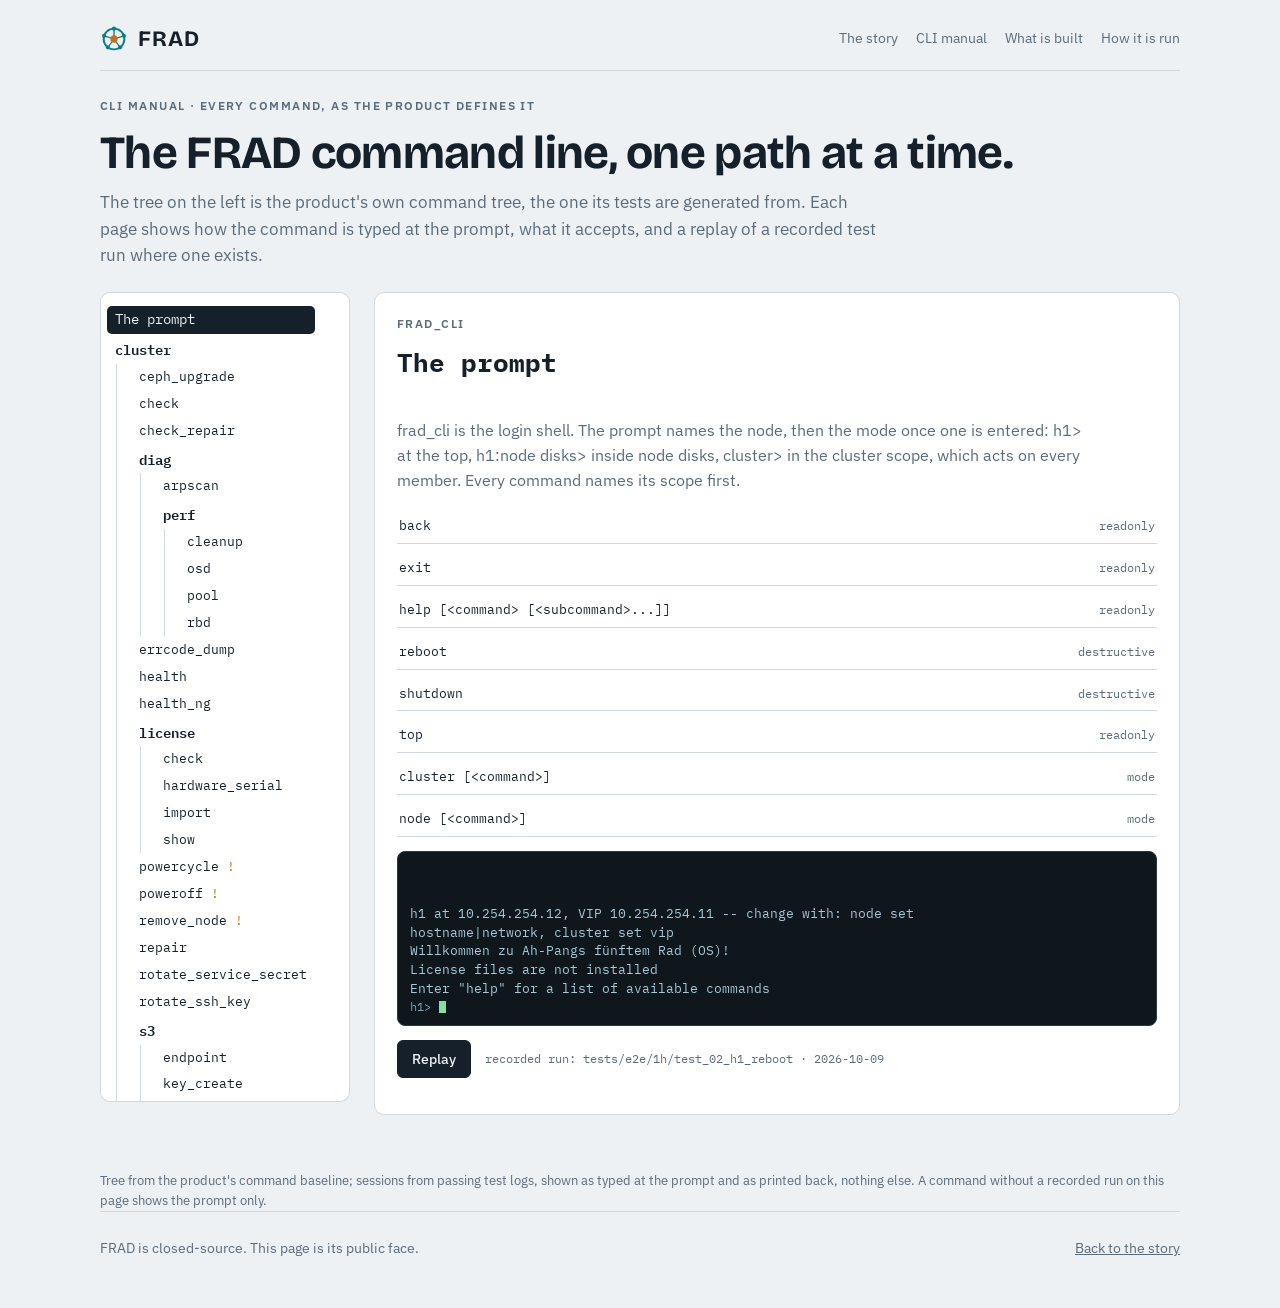
<file: v2/cli.html>
<!doctype html>
<html lang="en">
<head>
<meta charset="utf-8">
<meta name="viewport" content="width=device-width, initial-scale=1">
<meta name="description" content="The FRAD CLI, command by command: usage from the product's own command tree and replays of recorded test runs.">
<meta name="color-scheme" content="light dark">
<link rel="icon" type="image/svg+xml" href="../favicon.svg">
<title>FRAD CLI manual</title>
<link rel="stylesheet" href="https://fonts.googleapis.com/css2?family=Bricolage+Grotesque:opsz,wght@12..96,500;12..96,700&family=IBM+Plex+Sans:wght@400;500;600&family=IBM+Plex+Mono:wght@400;500&display=swap">
<link rel="stylesheet" href="site.css">
<style>
/* The manual: a rail with the command tree, a panel for one command */
.manual { display: grid; grid-template-columns: 250px minmax(0, 1fr); gap: 24px; margin-block: 18px 56px; align-items: start; }
.rail { position: sticky; top: 72px; max-height: calc(100vh - 90px); overflow: auto; background: var(--panel); border: 1px solid var(--line); border-radius: 10px; padding: 12px 6px; font-family: var(--mono); font-size: 13px; }
.rail ul { list-style: none; margin: 0; padding-left: 0; }
.rail ul ul { padding-left: 14px; border-left: 1px solid var(--line); margin-left: 9px; }
.rail li { margin: 1px 0; }
.rail a { display: block; padding: 3px 8px; border-radius: 5px; text-decoration: none; color: var(--fg); }
.rail li.mode > a { font-weight: 600; }
.rail li.global > a { color: var(--muted); }
.rail a.destructive::after { content: " !"; color: var(--warn); }
.rail a:hover { background: color-mix(in srgb, var(--fg) 6%, transparent); }
.rail a.on { background: var(--fg); color: var(--bg); }
.cmdpanel { background: var(--panel); border: 1px solid var(--line); border-radius: 10px; padding: 22px; display: grid; gap: 14px; min-width: 0; }
.cmdpanel h2 { font-family: var(--mono); font-size: 26px; margin: 0; display: flex; align-items: center; gap: 10px; flex-wrap: wrap; }
.cmdpanel .chip { margin-left: 0; }
.chip.mode { border-color: var(--ctl); color: var(--ctl); }
.chip.readonly { border-color: var(--ok); color: var(--ok); }
.chip.mutating { border-color: var(--zfs); color: var(--zfs); }
.chip.destructive { border-color: var(--warn); color: var(--warn); }
.forms { display: grid; gap: 8px; }
.form { font-family: var(--mono); font-size: 13.5px; white-space: pre-wrap; background: color-mix(in srgb, var(--fg) 5%, var(--panel)); border: 1px solid var(--line); border-radius: 6px; padding: 10px 12px; }
.form .ps { color: var(--muted); }
.usage code { font-size: 13px; color: var(--muted); }
.cmeta { color: var(--muted); max-width: 70ch; }
.subs { list-style: none; margin: 0; padding: 0; display: grid; gap: 4px; }
.subs li { display: flex; justify-content: space-between; gap: 12px; align-items: baseline; border-bottom: 1px solid var(--line); padding: 6px 2px; }
.subs a { text-decoration: none; }
.subs a:hover code { text-decoration: underline; }
.subs code { font-size: 13px; }
.subs .muted { font-size: 12px; color: var(--muted); font-family: var(--mono); white-space: nowrap; }
.muted { color: var(--muted); }
.cmdpanel .term { margin-top: 0; height: 14em; }
.replayrow { display: flex; align-items: center; gap: 14px; flex-wrap: wrap; }
.replayrow button { font: 500 14px var(--body); padding: 9px 14px; border-radius: 6px; border: 1px solid var(--fg); background: var(--fg); color: var(--bg); cursor: pointer; }
.cprov { font-family: var(--mono); font-size: 12px; color: var(--muted); }
.cseen { font-size: 14px; display: flex; gap: 10px; flex-wrap: wrap; }
.cseen a { color: var(--fg); }
.source { font-size: 13px; color: var(--muted); }
@media (max-width: 860px) {
  .manual { grid-template-columns: 1fr; }
  .rail { position: static; max-height: 40vh; }
}
</style>
</head>
<body>
<div class="wrap">
<header class="top">
  <div class="wordmark"><svg class="mark-svg" viewBox="0 0 100 100" width="28" height="28" aria-hidden="true"><circle cx="50" cy="50" r="37" fill="none" stroke="var(--ceph)" stroke-width="7"/><line x1="50" y1="50" x2="50.0" y2="13.0" stroke="var(--ceph)" stroke-width="4.5" stroke-linecap="round"/><circle cx="50.0" cy="13.0" r="7.5" fill="var(--ceph)"/><line x1="50" y1="50" x2="85.2" y2="38.6" stroke="var(--ceph)" stroke-width="4.5" stroke-linecap="round"/><circle cx="85.2" cy="38.6" r="7.5" fill="var(--ceph)"/><line x1="50" y1="50" x2="71.7" y2="79.9" stroke="var(--ceph)" stroke-width="4.5" stroke-linecap="round"/><circle cx="71.7" cy="79.9" r="7.5" fill="var(--ceph)"/><line x1="50" y1="50" x2="28.3" y2="79.9" stroke="var(--ceph)" stroke-width="4.5" stroke-linecap="round"/><circle cx="28.3" cy="79.9" r="7.5" fill="var(--ceph)"/><line x1="50" y1="50" x2="14.8" y2="38.6" stroke="var(--ceph)" stroke-width="4.5" stroke-linecap="round"/><circle cx="14.8" cy="38.6" r="7.5" fill="var(--ceph)"/><circle cx="50" cy="50" r="13" fill="var(--zfs)"/></svg>FRAD</div>
  <div class="right">
    <nav>
      <a href="index.html#story">The story</a>
      <a href="cli.html" aria-current="page">CLI manual</a>
      <a href="index.html#status">What is built</a>
      <a href="index.html#run">How it is run</a>
    </nav>
  </div>
</header>

<div class="hero">
  <div class="eyebrow">CLI manual · every command, as the product defines it</div>
  <h1>The FRAD command line, one path at a time.</h1>
  <p class="lead">The tree on the left is the product's own command tree, the one its tests are generated from. Each page shows how the command is typed at the prompt, what it accepts, and a replay of a recorded test run where one exists.</p>
</div>

<div class="manual">
  <aside class="rail"><nav id="tree" aria-label="Command tree"></nav></aside>
  <main class="cmdpanel">
    <div class="eyebrow" id="cpath"></div>
    <h2 id="cname"></h2>
    <div class="forms" id="cforms"></div>
    <div class="usage" id="cusage"></div>
    <p class="cmeta" id="cmeta"></p>
    <ul class="subs" id="csubs"></ul>
    <div class="term" id="term" aria-live="polite" aria-label="Recorded session"></div>
    <div class="replayrow"><button id="replay" type="button">Replay</button><span class="cprov" id="cprov"></span></div>
    <div class="cseen" id="cseen"></div>
  </main>
</div>

<p class="source">Tree from the product's command baseline; sessions from passing test logs, shown as typed at the prompt and as printed back, nothing else. A command without a recorded run on this page shows the prompt only.</p>

<footer>
  <span>FRAD is closed-source. This page is its public face.</span>
  <span><a href="index.html">Back to the story</a></span>
</footer>
</div>

<script src="term.js"></script>
<script src="examples.js"></script>
<script src="content.js"></script>
<script src="cli-tree.js"></script>
<script src="cli.js"></script>
</body>
</html>
</file>
<file: fonts.css>
/* Self-hosted (no request to Google): Bricolage Grotesque, IBM Plex Sans, IBM Plex Mono, SIL OFL 1.1 (fonts/OFL-*.txt). */
/* latin-ext */
@font-face {
  font-family: 'Bricolage Grotesque';
  font-style: normal;
  font-weight: 500;
  font-stretch: 100%;
  font-display: swap;
  src: url(fonts/bricolage-grotesque-latin-ext.woff2) format('woff2');
  unicode-range: U+0100-02BA, U+02BD-02C5, U+02C7-02CC, U+02CE-02D7, U+02DD-02FF, U+0304, U+0308, U+0329, U+1D00-1DBF, U+1E00-1E9F, U+1EF2-1EFF, U+2020, U+20A0-20AB, U+20AD-20C4, U+2113, U+2C60-2C7F, U+A720-A7FF;
}
/* latin */
@font-face {
  font-family: 'Bricolage Grotesque';
  font-style: normal;
  font-weight: 500;
  font-stretch: 100%;
  font-display: swap;
  src: url(fonts/bricolage-grotesque-latin.woff2) format('woff2');
  unicode-range: U+0000-00FF, U+0131, U+0152-0153, U+02BB-02BC, U+02C6, U+02DA, U+02DC, U+0304, U+0308, U+0329, U+2000-206F, U+20AC, U+2122, U+2191, U+2193, U+2212, U+2215, U+FEFF, U+FFFD;
}
/* latin-ext */
@font-face {
  font-family: 'Bricolage Grotesque';
  font-style: normal;
  font-weight: 700;
  font-stretch: 100%;
  font-display: swap;
  src: url(fonts/bricolage-grotesque-latin-ext.woff2) format('woff2');
  unicode-range: U+0100-02BA, U+02BD-02C5, U+02C7-02CC, U+02CE-02D7, U+02DD-02FF, U+0304, U+0308, U+0329, U+1D00-1DBF, U+1E00-1E9F, U+1EF2-1EFF, U+2020, U+20A0-20AB, U+20AD-20C4, U+2113, U+2C60-2C7F, U+A720-A7FF;
}
/* latin */
@font-face {
  font-family: 'Bricolage Grotesque';
  font-style: normal;
  font-weight: 700;
  font-stretch: 100%;
  font-display: swap;
  src: url(fonts/bricolage-grotesque-latin.woff2) format('woff2');
  unicode-range: U+0000-00FF, U+0131, U+0152-0153, U+02BB-02BC, U+02C6, U+02DA, U+02DC, U+0304, U+0308, U+0329, U+2000-206F, U+20AC, U+2122, U+2191, U+2193, U+2212, U+2215, U+FEFF, U+FFFD;
}
/* latin-ext */
@font-face {
  font-family: 'IBM Plex Mono';
  font-style: normal;
  font-weight: 400;
  font-display: swap;
  src: url(fonts/ibm-plex-mono-400-latin-ext.woff2) format('woff2');
  unicode-range: U+0100-02BA, U+02BD-02C5, U+02C7-02CC, U+02CE-02D7, U+02DD-02FF, U+0304, U+0308, U+0329, U+1D00-1DBF, U+1E00-1E9F, U+1EF2-1EFF, U+2020, U+20A0-20AB, U+20AD-20C4, U+2113, U+2C60-2C7F, U+A720-A7FF;
}
/* latin */
@font-face {
  font-family: 'IBM Plex Mono';
  font-style: normal;
  font-weight: 400;
  font-display: swap;
  src: url(fonts/ibm-plex-mono-400-latin.woff2) format('woff2');
  unicode-range: U+0000-00FF, U+0131, U+0152-0153, U+02BB-02BC, U+02C6, U+02DA, U+02DC, U+0304, U+0308, U+0329, U+2000-206F, U+20AC, U+2122, U+2191, U+2193, U+2212, U+2215, U+FEFF, U+FFFD;
}
/* latin-ext */
@font-face {
  font-family: 'IBM Plex Mono';
  font-style: normal;
  font-weight: 500;
  font-display: swap;
  src: url(fonts/ibm-plex-mono-500-latin-ext.woff2) format('woff2');
  unicode-range: U+0100-02BA, U+02BD-02C5, U+02C7-02CC, U+02CE-02D7, U+02DD-02FF, U+0304, U+0308, U+0329, U+1D00-1DBF, U+1E00-1E9F, U+1EF2-1EFF, U+2020, U+20A0-20AB, U+20AD-20C4, U+2113, U+2C60-2C7F, U+A720-A7FF;
}
/* latin */
@font-face {
  font-family: 'IBM Plex Mono';
  font-style: normal;
  font-weight: 500;
  font-display: swap;
  src: url(fonts/ibm-plex-mono-500-latin.woff2) format('woff2');
  unicode-range: U+0000-00FF, U+0131, U+0152-0153, U+02BB-02BC, U+02C6, U+02DA, U+02DC, U+0304, U+0308, U+0329, U+2000-206F, U+20AC, U+2122, U+2191, U+2193, U+2212, U+2215, U+FEFF, U+FFFD;
}
/* latin-ext */
@font-face {
  font-family: 'IBM Plex Sans';
  font-style: normal;
  font-weight: 400;
  font-stretch: 100%;
  font-display: swap;
  src: url(fonts/ibm-plex-sans-latin-ext.woff2) format('woff2');
  unicode-range: U+0100-02BA, U+02BD-02C5, U+02C7-02CC, U+02CE-02D7, U+02DD-02FF, U+0304, U+0308, U+0329, U+1D00-1DBF, U+1E00-1E9F, U+1EF2-1EFF, U+2020, U+20A0-20AB, U+20AD-20C4, U+2113, U+2C60-2C7F, U+A720-A7FF;
}
/* latin */
@font-face {
  font-family: 'IBM Plex Sans';
  font-style: normal;
  font-weight: 400;
  font-stretch: 100%;
  font-display: swap;
  src: url(fonts/ibm-plex-sans-latin.woff2) format('woff2');
  unicode-range: U+0000-00FF, U+0131, U+0152-0153, U+02BB-02BC, U+02C6, U+02DA, U+02DC, U+0304, U+0308, U+0329, U+2000-206F, U+20AC, U+2122, U+2191, U+2193, U+2212, U+2215, U+FEFF, U+FFFD;
}
/* latin-ext */
@font-face {
  font-family: 'IBM Plex Sans';
  font-style: normal;
  font-weight: 500;
  font-stretch: 100%;
  font-display: swap;
  src: url(fonts/ibm-plex-sans-latin-ext.woff2) format('woff2');
  unicode-range: U+0100-02BA, U+02BD-02C5, U+02C7-02CC, U+02CE-02D7, U+02DD-02FF, U+0304, U+0308, U+0329, U+1D00-1DBF, U+1E00-1E9F, U+1EF2-1EFF, U+2020, U+20A0-20AB, U+20AD-20C4, U+2113, U+2C60-2C7F, U+A720-A7FF;
}
/* latin */
@font-face {
  font-family: 'IBM Plex Sans';
  font-style: normal;
  font-weight: 500;
  font-stretch: 100%;
  font-display: swap;
  src: url(fonts/ibm-plex-sans-latin.woff2) format('woff2');
  unicode-range: U+0000-00FF, U+0131, U+0152-0153, U+02BB-02BC, U+02C6, U+02DA, U+02DC, U+0304, U+0308, U+0329, U+2000-206F, U+20AC, U+2122, U+2191, U+2193, U+2212, U+2215, U+FEFF, U+FFFD;
}
/* latin-ext */
@font-face {
  font-family: 'IBM Plex Sans';
  font-style: normal;
  font-weight: 600;
  font-stretch: 100%;
  font-display: swap;
  src: url(fonts/ibm-plex-sans-latin-ext.woff2) format('woff2');
  unicode-range: U+0100-02BA, U+02BD-02C5, U+02C7-02CC, U+02CE-02D7, U+02DD-02FF, U+0304, U+0308, U+0329, U+1D00-1DBF, U+1E00-1E9F, U+1EF2-1EFF, U+2020, U+20A0-20AB, U+20AD-20C4, U+2113, U+2C60-2C7F, U+A720-A7FF;
}
/* latin */
@font-face {
  font-family: 'IBM Plex Sans';
  font-style: normal;
  font-weight: 600;
  font-stretch: 100%;
  font-display: swap;
  src: url(fonts/ibm-plex-sans-latin.woff2) format('woff2');
  unicode-range: U+0000-00FF, U+0131, U+0152-0153, U+02BB-02BC, U+02C6, U+02DA, U+02DC, U+0304, U+0308, U+0329, U+2000-206F, U+20AC, U+2122, U+2191, U+2193, U+2212, U+2215, U+FEFF, U+FFFD;
}
</file>
<file: site.css>
/* FRAD site styles, shared by every page. The look is concept B, "Drawing" (#2125, #2127): an engineering
   sheet on paper, frames, mono labels, ruler section heads, numbered balloons; its parts are the last block. */
:root {   /* every colour is light-dark(light = concept B, dark = concept D, #2129): the colour scheme picks one */
  color-scheme: light dark;
  --bg: light-dark(#eeece4, #000);          /* paper around the sheet; black ground on dark */
  --panel: light-dark(#f8f7f2, #0d0d0c);    /* the sheet */
  --fg: light-dark(#16181a, #ece8dc);       /* ink */
  --muted: light-dark(#5b5e60, #9b978b);
  --line: light-dark(rgba(22,24,26,.22), rgba(236,232,220,.16));   /* hairlines and the sheet grid */
  --rule: var(--fg);   /* frames and table rules */
  --yellow: #ffd400;   /* the brand yellow: balloons, the hazard stripe, the current command */
  --black: #0b0b0b;
  --zfs: light-dark(#d9a900, #ffd400);   /* host-local pool: yellow */
  --ceph: light-dark(#2b2b2b, #d9d4c0);  /* cluster storage: black */
  --ctl: light-dark(#8a5f00, #f0b429);   /* AA on the sheet: 5.3 light, 10.4 dark (#2129) */   /* control role / VIP: deep gold */
  --ok: light-dark(#2f7d32, #6fcf6f);
  --warn: light-dark(#c2410c, #fb923c);
  /* where dark carries the yellow (concept D): bars, the stripe, the bands, accent text, mark outlines */
  --bar: light-dark(var(--rule), var(--yellow));          /* the thick left bar of terminals, forms and the CTA */
  --stripe: light-dark(var(--black), var(--panel));       /* the second colour of the hazard stripe */
  --hi: light-dark(var(--fg), var(--yellow));             /* accent text: command title, tags, figure links */
  --mark-line: light-dark(var(--rule), var(--yellow));    /* outline of balloons and yellow marks */
  --band-bg: light-dark(var(--fg), var(--yellow)); --band-fg: light-dark(var(--panel), var(--black)); --band-link: light-dark(var(--yellow), var(--black));   /* solid bands */
  --hatch: light-dark(color-mix(in srgb, var(--yellow) 50%, transparent), rgba(255,212,0,.22));   /* the good-fit box */
  --cta-bg: light-dark(var(--panel), var(--yellow)); --cta-fg: light-dark(var(--fg), var(--black));
  --tag-bg: light-dark(var(--fg), transparent); --tag-fg: light-dark(var(--panel), var(--fg));   /* section numbers, table heads: solid on light, outlined on dark */
  --term-bg: var(--panel); --term-fg: var(--fg); --term-ps: light-dark(#6b6e70, #8a877a); --term-out: light-dark(#3b3e40, #d8d4c8);
  --term-note: light-dark(#6b6e70, #8a877a); --term-err: light-dark(#b3261e, #ff8a80);
  --logo: light-dark(#0b0b0b, #ffd400); --logo-sub: light-dark(#666, #999); --logo-link: light-dark(#ffd400, #0b0b0b);   /* the lockup: one colour, black here, yellow on dark (#2126) */
  --display: "IBM Plex Sans", "Segoe UI", system-ui, sans-serif;
  --body: "IBM Plex Sans", "Segoe UI", system-ui, sans-serif;
  --mono: "IBM Plex Mono", ui-monospace, "SF Mono", Menlo, monospace;
  --lab: 500 11px/1.4 var(--mono);   /* mono uppercase labels */
}
:root[data-theme="light"] { color-scheme: light; }   /* the header toggle's choice (theme.js) wins over the system's */
:root[data-theme="dark"] { color-scheme: dark; }
* { box-sizing: border-box; }
body { background: var(--bg); color: var(--fg); font-family: var(--body); font-size: 16px; line-height: 1.55; }
.wrap { max-width: 1120px; margin: 0 auto; padding-inline: 20px; padding-block: 0; }
h1, h2, h3 { font-family: var(--display); font-weight: 700; line-height: 1.08; text-wrap: balance; margin: 0; }
h1 { font-size: clamp(30px, 4vw, 46px); letter-spacing: -0.015em; }
h2 { font-size: clamp(26px, 3.2vw, 36px); margin-bottom: 14px; }
h3 { font-size: 19px; font-weight: 700; }
p { margin: 0; }
code, .cmd { font-family: var(--mono); font-size: 0.92em; }
.eyebrow { font-size: 12px; letter-spacing: 0.12em; text-transform: uppercase; color: var(--muted); font-weight: 600; }
a { color: inherit; }
:focus-visible { outline: 2px solid var(--yellow); outline-offset: 2px; }

header.top { display: flex; align-items: center; justify-content: space-between; gap: 16px; padding-block: 14px; border-bottom: 3px solid var(--yellow); flex-wrap: wrap; position: sticky; top: 0; z-index: 5; background: color-mix(in srgb, var(--bg) 86%, transparent); backdrop-filter: blur(12px); -webkit-backdrop-filter: blur(12px); }
header.top .right { display: flex; align-items: center; gap: 18px; flex-wrap: wrap; }
.wordmark { display: flex; align-items: center; gap: 11px; color: var(--logo); }   /* the lockup: mark 56, name 29, sub 8 (owner's .lock 84/44/12 scaled) */
.wordmark .mark-svg { display: block; flex: none; width: 56px; height: 56px; }
.lock-name strong { display: block; font: 600 29px/1 var(--body); letter-spacing: .05em; }
.lock-name small { display: block; margin-top: 4px; font: 500 8px/1 var(--mono); letter-spacing: .14em; text-transform: uppercase; color: var(--logo-sub); }
a.wordmark { text-decoration: none; }
nav { display: flex; gap: 18px; flex-wrap: wrap; font-size: 14px; align-items: center; min-height: 28px; }
nav a { text-decoration: none; color: var(--muted); }
.btn { display: inline-flex; align-items: center; gap: 8px; font: 600 15px var(--body); padding: 11px 18px; border-radius: 8px; border: 1px solid var(--line); background: var(--panel); color: var(--fg); text-decoration: none; cursor: pointer; transition: transform 0.15s, border-color 0.2s, background 0.2s; }
.btn:hover { border-color: var(--fg); transform: translateY(-1px); }
.btn.primary { background: var(--yellow); color: #0b0b0b; border-color: var(--yellow); }
.btn.primary:hover { background: #ffdf3d; border-color: #0b0b0b; }
.btn.small { font-size: 13px; padding: 8px 13px; }
.booth .btn:disabled { opacity: 0.4; cursor: default; }
.cta .note { align-self: center; font-size: 13px; color: var(--muted); }
nav a:hover, nav a.docked { color: var(--fg); }
nav a.docked { padding: 3px 8px 3px 40px; background: var(--fg); color: var(--bg); }   /* the room for the mark (wheel.js), in the current-link style */
#wheel { color: var(--logo); position: fixed; left: 0; top: 0; z-index: 6; pointer-events: none; }   /* size and origin from wheel.js */
#wheel.on-link { color: var(--logo-link); }

.hero { padding-block: 26px 6px; display: grid; gap: 12px; max-width: 980px; }
.hero .lead { font-size: 17px; color: var(--muted); max-width: 78ch; }

/* The stage */
.stage { display: grid; grid-template-columns: minmax(0, 1.55fr) minmax(280px, 1fr); gap: 18px; margin-block: 16px 56px; scroll-margin-top: 76px; }
.scene, .narr { background: var(--panel); border: 1px solid var(--line); border-radius: 10px; min-width: 0; }
.scene { padding: 10px; background: radial-gradient(ellipse at 50% 0%, color-mix(in srgb, var(--ceph) 7%, var(--panel)), var(--panel) 70%); }
.scene svg { width: 100%; height: auto; display: block; }
.narr { padding: 18px; display: flex; flex-direction: column; gap: 14px; }
.tabs { display: flex; gap: 5px; flex-wrap: wrap; }
.tabs button { font: 600 11px/1 var(--body); letter-spacing: 0.04em; text-transform: uppercase; padding: 6px 9px 6px 6px; border-radius: 999px; border: 1px solid var(--line); background: transparent; color: var(--muted); cursor: pointer; display: inline-flex; align-items: center; gap: 6px; }
.tabs button i { font: 600 10px/1 var(--mono); font-style: normal; width: 16px; height: 16px; border-radius: 50%; display: inline-grid; place-items: center; background: color-mix(in srgb, var(--fg) 8%, transparent); }
.tabs button:hover { color: var(--fg); border-color: var(--fg); }
.tabs button[aria-selected="true"] { background: var(--fg); color: var(--bg); border-color: var(--fg); }
.tabs button[aria-selected="true"] i { background: color-mix(in srgb, var(--bg) 22%, transparent); }
.narr .stepno { font-family: var(--mono); font-size: 12px; color: var(--muted); display: flex; justify-content: space-between; }
.chip { display: inline-block; font: 600 10.5px/1 var(--body); letter-spacing: 0.06em; text-transform: uppercase; padding: 4px 7px; border-radius: 4px; border: 1px solid var(--warn); color: var(--warn); margin-left: 8px; vertical-align: middle; white-space: nowrap; }
.chip.built { border-color: var(--ok); color: var(--ok); }
.chip.still { border-color: var(--line); color: var(--muted); }
.ctrl { display: flex; gap: 8px; align-items: center; margin-top: auto; flex-wrap: wrap; }
.ctrl button { font: 500 14px var(--body); padding: 9px 14px; border-radius: 6px; border: 1px solid var(--line); background: var(--panel); color: var(--fg); cursor: pointer; }
.ctrl button.primary { background: var(--fg); color: var(--bg); border-color: var(--fg); }
.ctrl button:disabled { opacity: 0.4; cursor: default; }
.progress { height: 3px; background: var(--line); border-radius: 2px; overflow: hidden; }
.progress i { display: block; height: 100%; width: 0; transition: width 0.3s; }

/* SVG parts */
svg text { font-family: var(--body); fill: var(--fg); }
svg .mono { font-family: var(--mono); }
svg .muted { fill: var(--muted); }
svg .dots { fill: var(--line); }
.scene svg { overflow: visible; }
svg .node { transition: opacity 0.5s ease, transform 0.7s cubic-bezier(.2,.8,.2,1); }
svg .node .inner { transition: transform 0.7s cubic-bezier(.2,.8,.2,1), opacity 0.5s ease; }
svg .node.enter .inner { opacity: 0; transform: translate(40px, 0) scale(0.96); }
svg .node.leaving .inner { opacity: 0; transform: translate(0, 34px) scale(0.96); }
svg .node .box { fill: var(--panel); stroke: var(--line); stroke-width: 1.5; transition: stroke 0.4s, filter 0.5s; filter: drop-shadow(0 8px 16px color-mix(in srgb, var(--fg) 9%, transparent)); }
svg .node .cap { fill: color-mix(in srgb, var(--fg) 4%, var(--panel)); }
svg .node.ctl .box { stroke: var(--ctl); stroke-width: 2.5; filter: drop-shadow(0 10px 20px color-mix(in srgb, var(--ctl) 30%, transparent)); }
svg .node .mon { opacity: 0; transform: translateY(-8px); transition: opacity 0.4s, transform 0.5s cubic-bezier(.2,.8,.2,1); }
svg .node.ctl .mon { opacity: 1; transform: none; }
svg .disk { fill: transparent; stroke: var(--line); stroke-width: 1.5; stroke-dasharray: 3 2; transition: fill 0.5s, stroke 0.5s; transform-box: fill-box; transform-origin: center; }
svg .disk.ceph { fill: var(--ceph); stroke: var(--ceph); stroke-dasharray: none; }
svg .disk.zfs { fill: var(--zfs); stroke: var(--zfs); stroke-dasharray: none; }
svg .disk.hot { stroke: var(--fg); stroke-width: 2.5; animation: pop 0.7s cubic-bezier(.2,.8,.2,1); }
svg .hl { fill: #fff; opacity: 0; transition: opacity 0.5s; pointer-events: none; }
svg .hl.on { opacity: 0.28; }
@keyframes pop { 0% { transform: scale(1); } 35% { transform: scale(1.16); } 100% { transform: scale(1); } }
svg .bus { fill: none; stroke: var(--ceph); stroke-width: 2.5; opacity: 0; transition: opacity 0.5s, d 0.7s cubic-bezier(.2,.8,.2,1); }
svg .bus.on { opacity: 1; }
svg .flow { fill: none; stroke: color-mix(in srgb, var(--ceph) 45%, var(--panel)); stroke-width: 2.5; stroke-dasharray: 5 15; stroke-linecap: round; animation: flow 1.4s linear infinite; }
@keyframes flow { to { stroke-dashoffset: -20; } }
svg .busLabel { opacity: 0; transition: opacity 0.5s; }
svg .busLabel.on { opacity: 1; }
svg .tick { stroke: var(--ceph); stroke-width: 2; transition: opacity 0.5s; }
svg .tick.enter, svg .tick.leaving { opacity: 0; }
svg .vip { opacity: 0; transform: translateY(8px); transition: opacity 0.5s, transform 0.6s cubic-bezier(.2,.8,.2,1); }
svg .vip.on { opacity: 1; transform: none; }
svg .vip .pill { fill: var(--ctl); filter: drop-shadow(0 6px 14px color-mix(in srgb, var(--ctl) 40%, transparent)); }
svg .vip .halo { fill: none; stroke: var(--ctl); stroke-width: 2; transform-box: fill-box; transform-origin: center; animation: halo 2.6s ease-out infinite; }
@keyframes halo { 0% { transform: scale(1); opacity: 0.55; } 100% { transform: scale(1.18, 1.7); opacity: 0; } }
svg .vip text { fill: #fff; }
svg .vip line { stroke: var(--ctl); stroke-width: 1.5; stroke-dasharray: 4 3; }
svg .svc { opacity: 0; transform: translateY(-10px); transition: opacity 0.5s, transform 0.5s cubic-bezier(.2,.8,.2,1); }
svg .svc.on { opacity: 1; transform: none; }
svg .svc rect { fill: color-mix(in srgb, var(--ceph) 14%, var(--panel)); stroke: var(--ceph); }
svg .svc .led { fill: var(--ok); animation: blink 2s ease-in-out infinite; }
@keyframes blink { 50% { opacity: 0.35; } }
svg .fb { pointer-events: none; }
svg .fb .pane-g { transition: opacity 0.45s, transform 0.55s cubic-bezier(.2,.8,.2,1); }
svg .fb .pane-g.enter { opacity: 0; transform: translateX(18px); }
svg .fb .pane-g.out { opacity: 0; transform: translateY(-10px); }
svg .fb .screen { fill: #0b0b0b; stroke: #3a3828; filter: drop-shadow(0 10px 22px color-mix(in srgb, var(--fg) 20%, transparent)); }
svg .fb .bar { fill: #1c1b14; }
svg .fb text { fill: #e8e2c8; }
svg .fb text.src { fill: #9c9880; }
svg .fb .cursor { fill: #ffd400; animation: blink 1s steps(1) infinite; }
svg .fb .lead { stroke: var(--fg); stroke-width: 1.5; }
svg .upd { pointer-events: none; }
svg .upd .pane-g { transition: opacity 0.45s, transform 0.5s cubic-bezier(.2,.8,.2,1); }
svg .upd .pane-g.enter { opacity: 0; transform: translateY(12px); }
svg .upd .pane-g.out { opacity: 0; transform: translateY(-12px); }
svg .upd .pane { fill: var(--panel); stroke: var(--line); filter: drop-shadow(0 10px 24px color-mix(in srgb, var(--fg) 10%, transparent)); }
svg .upd .be { fill: color-mix(in srgb, var(--fg) 5%, var(--panel)); stroke: var(--line); stroke-width: 1.5; }
svg .upd .be.run { stroke: var(--ok); stroke-width: 2.5; filter: drop-shadow(0 0 10px color-mix(in srgb, var(--ok) 35%, transparent)); }
svg .upd .be.bad { stroke: var(--warn); stroke-dasharray: 4 3; }
svg .upd .frbe { fill: color-mix(in srgb, var(--zfs) 16%, var(--panel)); stroke: var(--zfs); stroke-width: 1.5; }
svg .upd .lane { stroke: var(--muted); stroke-width: 1.5; }
svg .upd .row { opacity: 0; transform: translateY(8px); animation: rise 0.5s cubic-bezier(.2,.8,.2,1) forwards; }
@keyframes rise { to { opacity: 1; transform: none; } }
svg .dimmed { opacity: 0.22; }
svg .ver { pointer-events: none; }
svg .ver .pane-g { transition: opacity 0.45s, transform 0.5s cubic-bezier(.2,.8,.2,1); }
svg .ver .pane-g.enter { opacity: 0; transform: translateX(14px); }
svg .ver .pane-g.out { opacity: 0; transform: translateY(-10px); }
svg .ver .card { fill: var(--panel); stroke: var(--ok); stroke-width: 1.5; filter: drop-shadow(0 10px 24px color-mix(in srgb, var(--ok) 22%, transparent)); }
svg .ver .lead { stroke: var(--ok); stroke-width: 1.5; stroke-dasharray: 4 3; }
svg .ver .row { opacity: 0; transform: translateY(8px); animation: rise 0.5s cubic-bezier(.2,.8,.2,1) forwards; }
svg .ver .tick { fill: var(--ok); }
svg .ver .tickmark { fill: none; stroke: #fff; stroke-width: 1.8; stroke-linecap: round; stroke-linejoin: round; }
svg .ver .verdict { fill: var(--ok); }
.narr .fade { animation: fadeup 0.45s cubic-bezier(.2,.8,.2,1); }
@keyframes fadeup { from { opacity: 0; transform: translateY(6px); } to { opacity: 1; transform: none; } }
.stage { --accent: var(--ctl); }
.progress i { background: var(--accent); }
.narr .stepno #chapname { color: var(--accent); font-weight: 600; }
.legend { display: flex; gap: 16px; flex-wrap: wrap; font-size: 13px; color: var(--muted); padding: 8px 6px 2px; }
.legend span::before { content: ""; display: inline-block; width: 10px; height: 14px; border-radius: 2px; margin-right: 6px; vertical-align: -2px; }
.legend .l-ceph::before { background: var(--ceph); }
.legend .l-zfs::before { background: var(--zfs); }
.legend .l-free::before { border: 1.5px dashed var(--line); }
.legend .l-ctl::before { border: 2px solid var(--ctl); height: 12px; }

/* Prose sections */
section { padding-block: 36px; border-top: 1px solid var(--line); scroll-margin-top: 62px; }
.builton { display: flex; align-items: center; gap: 22px; flex-wrap: wrap; margin: -30px 0 44px; padding: 16px 0 0; border-top: 1px solid var(--line); }
.builton ul { list-style: none; margin: 0; padding: 0; display: flex; gap: 8px 26px; flex-wrap: wrap; }
.builton li { font-family: var(--display); font-weight: 700; font-size: 17px; letter-spacing: 0.02em; color: var(--muted); white-space: nowrap; transition: color 0.2s; }
.builton li:hover { color: var(--fg); }
.builton li small { font: 500 11px var(--body); letter-spacing: 0.08em; text-transform: uppercase; display: block; color: var(--muted); margin-top: 1px; }
.cols { display: grid; grid-template-columns: repeat(3, minmax(0, 1fr)); gap: 18px; }
.col { display: grid; gap: 8px; align-content: start; }
.why { margin: 26px 0 8px; border-top: 0; padding-top: 0; }
.why .why-intro { color: var(--muted); margin: 0 0 16px; font-size: 17px; }
.why-grid { display: grid; grid-template-columns: repeat(2, minmax(0, 1fr)); gap: 16px; }
.why-card { position: relative; display: grid; gap: 10px; align-content: start; padding: 18px 20px 16px; background: var(--panel); border: 1px solid var(--line); border-top: 4px solid var(--accent); border-radius: 10px; transition: transform .15s ease, box-shadow .15s ease; }
.why-card:hover { transform: translateY(-2px); box-shadow: 0 6px 18px rgba(0,0,0,.08); }
.why-card h3 { margin: 0; font-family: var(--display); font-size: 19px; line-height: 1.25; }
.why-card > p { margin: 0; color: var(--muted); }
.why-icon { width: 38px; height: 38px; display: grid; place-items: center; border-radius: 9px; background: color-mix(in srgb, var(--accent) 16%, transparent); }
.why-icon svg { width: 22px; height: 22px; fill: none; stroke: var(--accent); stroke-width: 1.8; stroke-linecap: round; stroke-linejoin: round; }
.why-card details { border-top: 1px dashed var(--line); padding-top: 8px; }
.why-card summary { cursor: pointer; list-style: none; font-weight: 600; color: var(--fg); display: inline-flex; align-items: center; gap: 6px; }
.why-card summary::-webkit-details-marker { display: none; }
.why-card summary::after { content: "\2192"; transition: transform .15s ease; color: var(--accent); }
.why-card details[open] summary::after { transform: rotate(90deg); }
.why-card details ul { margin: 10px 0 6px; padding-left: 18px; display: grid; gap: 8px; color: var(--muted); font-size: 14.5px; }
.why-card details strong { color: var(--fg); }
.why-tag { display: inline-block; font-size: 11px; letter-spacing: .04em; text-transform: uppercase; padding: 0 6px; border: 1px solid var(--warn); color: var(--warn); border-radius: 4px; vertical-align: 1px; }
.why-links { margin: 6px 0 0; font-size: 14px; color: var(--muted); }
.why-links a { margin-right: 10px; white-space: nowrap; }
.why kbd { font-family: var(--mono); font-size: .9em; padding: 1px 6px; border: 1px solid var(--line); border-bottom-width: 2px; border-radius: 4px; background: var(--bg); color: var(--fg); }
.who { margin-top: 34px; }
.who-grid { display: grid; grid-template-columns: repeat(3, minmax(0, 1fr)); gap: 16px; }
.who .why-card ul { margin: 0; padding-left: 18px; display: grid; gap: 8px; color: var(--muted); font-size: 14.5px; }
.who .why-card ul strong { color: var(--fg); }
.who-fit { margin: 0; padding-top: 8px; border-top: 1px dashed var(--line); font-size: 14.5px; }
.who-cta { margin: 18px 0 0; font-size: 16px; }
.cta { margin: 26px 0 8px; padding: 20px 22px; background: var(--panel); border: 1px solid var(--line); border-left: 4px solid var(--yellow); border-radius: 10px; display: grid; gap: 10px; }
.cta h2 { margin: 0; font-size: clamp(20px, 2.4vw, 26px); }
.cta p { margin: 0; color: var(--muted); max-width: 78ch; }
.cta .btn { margin: 4px 8px 0 0; }
.mail-line { display: flex; align-items: center; gap: 10px; flex-wrap: wrap; }
.mail-line .addr { font: 500 clamp(18px, 2.2vw, 22px) var(--mono); color: var(--fg); user-select: all; overflow-wrap: anywhere; }
.cta .mail-line .btn { margin: 0; }
.elsewhere { font-size: 14.5px; }
.elsewhere a { margin: 0 4px; }
.cta.ended { margin: 0 0 16px; }
.cta[hidden] { display: none; }
.contact-grid { margin-top: 22px; }
@media (max-width: 1100px) { .who-grid { grid-template-columns: repeat(2, minmax(0, 1fr)); } }
@media (max-width: 860px) { .why-grid, .who-grid { grid-template-columns: 1fr; } }
@media (prefers-reduced-motion: reduce) { .why-card, .why-card summary::after { transition: none; } .why-card:hover { transform: none; } }
.col .mark { width: 34px; height: 6px; border-radius: 3px; }
.col p { color: var(--muted); }
.col h3 a { text-decoration-color: var(--line); }
.col h3 a:hover { text-decoration-color: currentColor; }
.notes { list-style: none; margin: 0; padding: 0; display: grid; gap: 18px; }
.notes li { display: grid; grid-template-columns: 7.5em minmax(0, 1fr); column-gap: 18px; row-gap: 4px; }
.notes time { grid-row: span 2; color: var(--muted); font-variant-numeric: tabular-nums; }
.notes h3, .notes p { margin: 0; grid-column: 2; }
.notes p { color: var(--muted); }
.notes h3 a { text-decoration-color: var(--line); }
.notes h3 a:hover { text-decoration-color: currentColor; }
.notes.pics li { grid-template-columns: 7.5em 144px minmax(0, 1fr); }
.notes.pics h3, .notes.pics p { grid-column: 3; }
.notes img { grid-column: 2; grid-row: 1 / span 2; align-self: start; width: 144px; height: 81px; object-fit: contain; object-position: center top; border-radius: 4px; }
@media (max-width: 560px) {
  .notes li { grid-template-columns: 1fr; } .notes time { grid-row: auto; } .notes h3, .notes p { grid-column: 1; }
  .notes.pics li { grid-template-columns: 96px minmax(0, 1fr); }
  .notes.pics time { grid-column: 1 / -1; }
  .notes img { grid-column: 1; grid-row: 2; width: 96px; height: 54px; }
  .notes.pics h3 { grid-column: 2; grid-row: 2; }
  .notes.pics p { grid-column: 1 / -1; grid-row: 3; }
}
.prose { max-width: 68ch; display: grid; gap: 12px; }
.prose p { color: var(--muted); }
footer { padding-block: 26px 40px; border-top: 1px solid var(--line); color: var(--muted); font-size: 14px; display: flex; justify-content: space-between; gap: 14px; flex-wrap: wrap; }


/* Narrator modes: the tour, a chapter, a feature */
.stage { align-items: start; }
.narr[data-mode="tour"] .chapter-only, .narr[data-mode="tour"] .feature-only,
.narr[data-mode="chapter"] .tour-only, .narr[data-mode="chapter"] .feature-only,
.narr[data-mode="feature"] .tour-only, .narr[data-mode="feature"] .chapter-only,
.narr[data-mode="tour"] .not-tour { display: none; }
.narr h3 { font-size: 22px; }
.narr .step h3 { font-size: 22px; }
.narr[data-mode="chapter"] .step h3, .narr[data-mode="feature"] .step h3 { font-size: 16px; font-family: var(--body); font-weight: 600; }
.narr .step { display: grid; gap: 6px; }
.narr[data-mode="chapter"] .step, .narr[data-mode="feature"] .step { padding: 10px 12px; border-left: 3px solid var(--accent); background: color-mix(in srgb, var(--accent) 5%, transparent); border-radius: 0 6px 6px 0; }
.narr p.text { color: var(--fg); }
.narr[data-mode="tour"] p.text { min-height: 5.5em; }
.narr .intro { color: var(--muted); }
.narr .nhead { display: grid; gap: 6px; }
.narr .linkish { font: 500 13px var(--body); color: var(--muted); background: none; border: 0; padding: 0; cursor: pointer; text-align: left; }
.narr .linkish:hover { color: var(--fg); }
.features { list-style: none; margin: 0; padding: 0; display: grid; gap: 4px; }
.features button { width: 100%; display: flex; justify-content: space-between; align-items: center; gap: 10px; text-align: left; font: 500 14px var(--body); color: var(--fg); background: transparent; border: 1px solid var(--line); border-radius: 6px; padding: 8px 10px; cursor: pointer; transition: border-color 0.2s, background 0.2s; }
.features button:hover { border-color: var(--accent); background: color-mix(in srgb, var(--accent) 6%, transparent); }
.features button .chip { margin-left: 0; }
.details { display: grid; gap: 8px; color: var(--muted); font-size: 14.5px; }
.evidence { font-family: var(--mono); font-size: 12px; color: var(--muted); }
.ctrl .spacer { flex: 1; }

/* Terminal strip under the stage */
.term { margin-top: 10px; overflow-y: auto; background: var(--term-bg); color: var(--term-fg); border: 1.5px solid var(--rule); border-left: 8px solid var(--bar); padding: 10px 14px; font-family: var(--mono); font-size: 12.5px; line-height: 1.5; height: 7.5em; overflow: hidden; display: flex; flex-direction: column; justify-content: flex-end; white-space: pre-wrap; word-break: break-word; }
.stage[data-mode="chapter"] .term, .stage[data-mode="feature"] .term { height: 10.5em; }
.term .ln { animation: rise 0.25s cubic-bezier(.2,.8,.2,1); }
.term .ps { color: var(--term-ps); }
.term .note { color: var(--term-note); font-style: italic; }
.term .out { color: var(--term-out); }
.term .err .body { background: var(--yellow); color: var(--black); }
.term .cmd .body { font-weight: 500; }
.term .ng { background: var(--yellow); color: var(--black); padding: 0 3px; margin: 0 -3px; }
.term .typing::after { content: ""; display: inline-block; width: 7px; height: 1em; background: var(--term-fg); vertical-align: -2px; margin-left: 1px; animation: blink 1s steps(1) infinite; }
svg .node.down .box { stroke: var(--warn); stroke-dasharray: 5 4; filter: none; }
svg .node.down .disk, svg .node.down .hl, svg .node.down .cap, svg .node.down text { opacity: 0.35; }
svg .node .off { opacity: 0; transition: opacity 0.4s; }
svg .node.down .off { opacity: 1; }
svg .node.down .off text { opacity: 1; }
svg .tick.dead { stroke-dasharray: 3 3; opacity: 0.5; }
.legend .l-down::before { border: 1.5px dashed var(--warn); }
@media (max-width: 860px) {
  .stage { grid-template-columns: 1fr; }
  .cols { grid-template-columns: 1fr; }
}
@media (prefers-reduced-motion: reduce) {
  svg *, .progress i, .narr .fade { transition: none !important; animation: none !important; }
}

/* The booth page: the node's console and dashboard from the container on the visitor's machine. */
.booth { margin-block: 18px 48px; }
.booth .absent h2 { margin-bottom: 8px; }
.ostabs { display: flex; align-items: center; gap: 4px; flex-wrap: wrap; border-bottom: 1px solid var(--line); margin-bottom: 14px; }
.ostabs [role=tab] { font: 600 15px var(--body); color: var(--muted); background: none; border: 1px solid transparent; border-bottom: 0; border-radius: 8px 8px 0 0; padding: 9px 16px; margin-bottom: -1px; cursor: pointer; }
.ostabs [role=tab]:hover { color: var(--fg); }
.ostabs [role=tab][aria-selected=true] { color: var(--fg); background: var(--panel); border-color: var(--line); border-top: 3px solid var(--yellow); }
.ostabs-hint { margin-left: auto; font-size: 13px; padding: 0 4px 6px; }
.ospanel { display: grid; gap: 10px; }
.ospanel[hidden] { display: none; }
.ospanel p { margin: 0; color: var(--muted); max-width: 90ch; }
.ospanel p strong { color: var(--fg); }
.ospanel .btn.small { margin-left: 8px; vertical-align: middle; }
.booth table.pre { border-collapse: collapse; width: 100%; font-size: 14px; background: var(--panel); border: 1px solid var(--line); border-radius: 8px; }
.booth table.pre th, .booth table.pre td { text-align: left; padding: 8px 10px; border-bottom: 1px solid var(--line); vertical-align: top; }
.booth table.pre tr:last-child td { border-bottom: 0; }
.booth table.pre th { font-size: 12px; letter-spacing: 0.08em; text-transform: uppercase; color: var(--muted); }
.booth table.pre td:first-child { font-weight: 600; white-space: nowrap; }
.booth table.pre code { font-size: 12.5px; overflow-wrap: anywhere; }
@media (max-width: 640px) {
  .booth table.pre, .booth table.pre tbody, .booth table.pre tr, .booth table.pre td { display: block; }
  .booth table.pre tr:first-child { display: none; }
  .booth table.pre tr { border-bottom: 1px solid var(--line); padding: 6px 0; }
  .booth table.pre td { border: 0; padding: 2px 10px; }
}
.booth .run { background: var(--term-bg); color: var(--term-fg); border: 1.5px solid var(--rule); border-left: 8px solid var(--bar); padding: 12px 14px; overflow-x: auto; font-size: 13px; margin: 10px 0; }
.booth .run code { color: var(--term-fg); font-weight: 500; }
.booth .note { color: var(--muted); font-size: 14px; margin-top: 8px; max-width: 90ch; }
.booth .panes { display: grid; grid-template-columns: 1fr; gap: 14px; height: 72vh; min-height: 420px; interpolate-size: allow-keywords; transition: height 0.4s ease; }
.booth .panes:not(.split) { height: min(72vh, 42em); }   /* a console: the booth's 36-row tmux, not a tall window */
.booth .panes.idle { height: auto; min-height: 0; }   /* no node runs: the box is its header row, the downloads stay in view */
.booth .panes.idle iframe { display: none; }
.booth .pane { display: flex; flex-direction: column; border: 1px solid var(--line); border-radius: 8px; overflow: hidden; min-height: 0; background: var(--panel); }
.booth .pane h2 { margin: 0; font: 600 12px/1 var(--body); letter-spacing: 0.1em; text-transform: uppercase; color: var(--muted); padding: 10px 12px; border-bottom: 1px solid var(--line); display: flex; gap: 12px; align-items: center; flex-wrap: wrap; }
.booth .pane h2 code { text-transform: none; letter-spacing: 0; color: var(--zfs); }
.booth .pane h2 .right { margin-left: auto; display: flex; gap: 10px; align-items: center; }
.booth .pane h2 .err { color: var(--warn); text-transform: none; letter-spacing: 0; font-weight: 500; }
.booth .nodes { display: flex; gap: 6px; }
.booth .nodes button { font: 600 11px/1 var(--body); letter-spacing: 0.06em; text-transform: uppercase; padding: 6px 9px; border-radius: 6px; border: 1px solid var(--line); background: transparent; color: var(--muted); cursor: pointer; }
.booth .nodes button.on { color: var(--zfs); border-color: var(--zfs); }
.booth .nodes button.next { color: var(--fg); border-color: var(--yellow); background: color-mix(in srgb, var(--yellow) 18%, transparent); animation: nudge 1.6s ease-out infinite; }   /* no node yet: the install is the next step (#1419) */
@keyframes nudge { 0% { box-shadow: 0 0 0 0 color-mix(in srgb, var(--yellow) 75%, transparent); } 70% { box-shadow: 0 0 0 8px color-mix(in srgb, var(--yellow) 0%, transparent); } 100% { box-shadow: 0 0 0 0 color-mix(in srgb, var(--yellow) 0%, transparent); } }
@media (prefers-reduced-motion: reduce) { .booth .nodes button.next { animation: none; } }
.booth iframe { flex: 1; border: 0; background: #000; width: 100%; }
.booth .term.boot { flex: 1; height: auto; margin: 0; border: 0; border-radius: 0; justify-content: flex-start; font-size: 14px; padding: 14px 16px; }
.booth .pane [hidden] { display: none; }
/* Before the install (booth up, no node): a console-sized window on the pool art carries the install buttons, the state line and End booth (#1431) */
.booth .nonode { flex: 1; min-height: 22em; display: grid; place-items: center; padding: 24px; background: linear-gradient(color-mix(in srgb, #0b0b0b 30%, transparent), color-mix(in srgb, #0b0b0b 55%, transparent)), url(art/pool.png) center / cover no-repeat; }
.booth .nonode .card { display: grid; gap: 14px; justify-items: center; text-align: center; max-width: 38em; padding: 20px 26px; border: 1px solid #3a3828; border-radius: 8px; background: color-mix(in srgb, #0b0b0b 78%, transparent); color: #e8e2c8; font-family: var(--mono); font-size: 13px; line-height: 1.5; }
.booth .nonode .card .muted { color: #cfc9ae; }
.booth .nonode .nodes { flex-wrap: wrap; justify-content: center; gap: 12px; }
.booth .nonode .nodes button { font-size: 13px; padding: 10px 16px; color: #e8e2c8; border-color: #3a3828; }
.booth .nonode .nodes button.next { color: #0b0b0b; background: var(--yellow); border-color: var(--yellow); }
.booth .downloads { margin-top: 18px; border: 1px solid var(--line); border-radius: 8px; background: var(--panel); padding: 14px 18px; }
.booth .downloads h2 { margin: 0 0 8px; font: 600 12px/1 var(--body); letter-spacing: 0.1em; text-transform: uppercase; color: var(--muted); display: flex; gap: 12px; align-items: baseline; }
.booth .downloads h2 .muted { text-transform: none; letter-spacing: 0; font-family: var(--mono); }
.booth .downloads ul { list-style: none; margin: 0; padding: 0; display: grid; gap: 4px; }
.booth .downloads li { display: flex; justify-content: space-between; gap: 12px; align-items: baseline; border-bottom: 1px solid var(--line); padding: 6px 2px; font-family: var(--mono); font-size: 13px; }
.booth .downloads li a { color: var(--fg); }
.booth .downloads li .muted { white-space: nowrap; font-size: 12px; }
.booth .downloads .note { margin-top: 10px; }
.booth .downloads code { font-size: 12px; }
/* The flip: the dashboard fills the frame or the console does; the hidden one stays loaded */
.booth #dashframe, .booth #back, .booth #tab, .booth #dashnote { display: none; }
.booth .panes.split #dashframe { display: block; }
.booth .panes.split #back, .booth .panes.split #tab { display: inline-flex; }
.booth .panes.split #dashnote { display: inline; }
.booth .panes.split #console, .booth .panes.split #boot, .booth .panes.split #open { display: none; }
@media (max-width: 900px) { .booth .panes, .booth .panes.split { grid-template-columns: 1fr; height: auto; } .booth iframe { height: 55vh; } }
svg .med { pointer-events: none; }
svg .med .pane-g { transition: opacity 0.45s, transform 0.5s cubic-bezier(.2,.8,.2,1); }
svg .med .pane-g.enter { opacity: 0; transform: translateX(14px); }
svg .med .pane-g.out { opacity: 0; transform: translateY(-10px); }
svg .med .card { fill: var(--panel); stroke: var(--ctl); stroke-width: 1.5; filter: drop-shadow(0 10px 24px color-mix(in srgb, var(--ctl) 22%, transparent)); }
svg .med .lead { fill: none; stroke: var(--ctl); stroke-width: 2.5; stroke-dasharray: 5 9; stroke-linecap: round; animation: flow 1.1s linear infinite; }
svg .med .lead.done { stroke: var(--ok); stroke-dasharray: none; animation: none; }
svg .med .glyph .shape { fill: color-mix(in srgb, var(--ctl) 8%, var(--panel)); stroke: var(--ctl); stroke-width: 1.5; }
svg .med .glyph .ring { fill: none; stroke: var(--ctl); stroke-width: 1.5; stroke-dasharray: 3 3; }
svg .med .glyph .solid { fill: var(--ctl); }
svg .med .glyph .slot { stroke: var(--ctl); stroke-width: 1.5; opacity: 0.6; }
svg .med .glyph .led { fill: var(--ok); animation: blink 2s ease-in-out infinite; }
svg .med .row { opacity: 0; transform: translateY(8px); animation: rise 0.5s cubic-bezier(.2,.8,.2,1) forwards; }
svg .med .row .tick { fill: none; stroke: var(--line); stroke-width: 1.5; transition: fill 0.4s, stroke 0.4s; }
svg .med .row .pulse { fill: none; stroke: var(--ctl); stroke-width: 1.5; opacity: 0; transform-box: fill-box; transform-origin: center; }
svg .med .row .tickmark { fill: none; stroke: #fff; stroke-width: 1.8; stroke-linecap: round; stroke-linejoin: round; opacity: 0; transition: opacity 0.3s; }
svg .med .row.done .tick { fill: var(--ok); stroke: var(--ok); }
svg .med .row.done .tickmark { opacity: 1; }
svg .med .row.active .tick { fill: color-mix(in srgb, var(--ctl) 25%, var(--panel)); stroke: var(--ctl); stroke-width: 2; }
svg .med .row.active .pulse { animation: halo 1.6s ease-out infinite; }
svg .med .row.pending text { fill: var(--muted); }
svg .med .foot { fill: var(--muted); transition: fill 0.4s; }
svg .med .foot.verdict { fill: var(--ok); }
svg .chain { pointer-events: none; }
svg .chain .pane-g { transition: opacity 0.45s, transform 0.5s cubic-bezier(.2,.8,.2,1); }
svg .chain .pane-g.enter { opacity: 0; transform: translateY(12px); }
svg .chain .pane-g.out { opacity: 0; transform: translateY(-12px); }
svg .chain .pane { fill: var(--panel); stroke: var(--line); filter: drop-shadow(0 10px 24px color-mix(in srgb, var(--fg) 10%, transparent)); }
svg .chain .box { transition: opacity 0.5s; }
svg .chain .box.dim { opacity: 0.38; }
svg .chain .box .shape { fill: color-mix(in srgb, var(--ctl) 6%, var(--panel)); stroke: var(--ctl); stroke-width: 1.5; }
svg .chain .box .tag { fill: var(--panel); stroke: var(--ok); stroke-width: 1; }
svg .chain .box .tag.designed { stroke: var(--warn); }
svg .chain .box .tagtext { fill: var(--ok); letter-spacing: 0.06em; text-transform: uppercase; }
svg .chain .box .tagtext.designed { fill: var(--warn); }
svg .chain .step .line { fill: none; stroke: var(--line); stroke-width: 2; transition: stroke 0.4s; }
svg .chain .step .flow { fill: none; stroke: var(--ctl); stroke-width: 2.5; stroke-dasharray: 5 11; stroke-linecap: round; opacity: 0; transition: opacity 0.4s; }
svg .chain .step .badge { fill: var(--panel); stroke: var(--line); stroke-width: 1.5; transition: fill 0.4s, stroke 0.4s; }
svg .chain .step .no { fill: var(--muted); transition: fill 0.4s; }
svg .chain .step .lbl { fill: var(--muted); transition: fill 0.4s, opacity 0.4s; opacity: 0.6; }
svg .chain .step.active .line { stroke: var(--ctl); }
svg .chain .step.active .flow { opacity: 1; animation: flow 1.1s linear infinite; }
svg .chain .step.active .badge { fill: var(--ctl); stroke: var(--ctl); }
svg .chain .step.active .no { fill: #fff; }
svg .chain .step.active .lbl { fill: var(--fg); opacity: 1; font-weight: 600; }
svg .chain .step.done .line { stroke: var(--ok); }
svg .chain .step.done .badge { fill: var(--ok); stroke: var(--ok); }
svg .chain .step.done .no { fill: #fff; }
svg .chain .step.done .lbl { fill: var(--fg); opacity: 1; }
svg .chain marker.arrow path { fill: var(--line); }
svg .chain marker.arrow.active path { fill: var(--ctl); }
svg .chain marker.arrow.done path { fill: var(--ok); }
svg .pipe { pointer-events: none; }
svg .pipe .pane-g { transition: opacity 0.45s, transform 0.5s cubic-bezier(.2,.8,.2,1); }
svg .pipe .pane-g.enter { opacity: 0; transform: translateY(12px); }
svg .pipe .pane-g.out { opacity: 0; transform: translateY(-12px); }
svg .pipe .pane { fill: var(--panel); stroke: var(--line); filter: drop-shadow(0 10px 24px color-mix(in srgb, var(--fg) 10%, transparent)); }
svg .pipe .rail { stroke: var(--line); stroke-width: 3; }
svg .pipe .railflow { stroke: var(--ok); stroke-width: 3; transition: x2 0.6s cubic-bezier(.2,.8,.2,1); }
svg .pipe .stage .chip { fill: var(--panel); stroke: var(--line); stroke-width: 1.5; transition: fill 0.4s, stroke 0.4s; }
svg .pipe .stage .halo { fill: none; stroke: var(--ctl); stroke-width: 2; opacity: 0; transform-box: fill-box; transform-origin: center; }
svg .pipe .stage .name { fill: var(--muted); transition: fill 0.4s; }
svg .pipe .stage .no { fill: var(--muted); }
svg .pipe .stage.done .chip { fill: var(--ok); stroke: var(--ok); }
svg .pipe .stage.done .name { fill: #fff; }
svg .pipe .stage.active .chip { fill: var(--ctl); stroke: var(--ctl); }
svg .pipe .stage.active .name { fill: #fff; }
svg .pipe .stage.active .halo { animation: halo 1.8s ease-out infinite; }
svg .pipe .detail .row { opacity: 0; transform: translateY(8px); animation: rise 0.5s cubic-bezier(.2,.8,.2,1) forwards; }
svg .pipe .detail .lead { stroke: var(--ctl); stroke-width: 1.5; stroke-dasharray: 4 3; }
svg .pipe .detail .card { fill: color-mix(in srgb, var(--ctl) 5%, var(--panel)); stroke: var(--ctl); stroke-width: 1.5; }
svg .pipe .detail .card.done { fill: color-mix(in srgb, var(--ok) 7%, var(--panel)); stroke: var(--ok); }
svg .pipe .detail .tag { fill: var(--panel); stroke: var(--ok); stroke-width: 1; }
svg .pipe .detail .tag.designed { stroke: var(--warn); }
svg .pipe .detail .tagtext { fill: var(--ok); letter-spacing: 0.06em; text-transform: uppercase; }
svg .pipe .detail .tagtext.designed { fill: var(--warn); }
svg .pipe .detail .leaves { fill: var(--ok); }
.features li.current button { border-color: var(--accent); background: color-mix(in srgb, var(--accent) 10%, transparent); }
svg .pipe .lane .track { fill: color-mix(in srgb, var(--fg) 7%, transparent); }
svg .pipe .lane .fill { fill: var(--ok); transform-box: fill-box; transform-origin: left; transform: scaleX(0); animation: lanefill linear both; }
@keyframes lanefill { from { transform: scaleX(0); fill: var(--ctl); } 92% { fill: var(--ctl); } to { transform: scaleX(1); fill: var(--ok); } }
@media (prefers-reduced-motion: reduce) { svg .pipe .lane .fill { animation: none; transform: none; } }
svg .pipe .lane .fill { transform-box: fill-box; transform-origin: left; }
svg .pipe .now { stroke: var(--ctl); stroke-width: 1.5; stroke-dasharray: 2 2; animation: sweep linear both; }
@keyframes sweep { from { transform: translateX(0); opacity: 1; } 96% { opacity: 1; } to { transform: translateX(var(--sweep)); opacity: 0; } }
@media (prefers-reduced-motion: reduce) { svg .pipe .now { display: none; } }
.stage { transition: grid-template-columns 0.45s cubic-bezier(.2,.8,.2,1); }
.stage[data-layout="diagram"] { grid-template-columns: minmax(0, 2.1fr) minmax(280px, 1fr); }
.stage[data-layout="diagram"] .term, .stage[data-layout="diagram"] .legend { display: none; }
@media (max-width: 860px) { .stage[data-layout="diagram"] { grid-template-columns: 1fr; } }
/* status.html (#537) */
.status table.pre td.pass { color: var(--ok); font-weight: 600; }
.status table.pre td.fail { color: var(--warn); font-weight: 600; }
.status table.pre td.notrun { color: var(--muted); }

/* contact: the Write-to-me card carries the pool illustration; text on the panel colour at the left, the picture from the middle on (#1415) */
.cta.contact-mail { position: relative; overflow: hidden; padding: 30px 30px 26px; min-height: 230px; align-content: center; background: url(art/pool.png) center 58% / cover no-repeat; }
.cta.contact-mail::before { content: ""; position: absolute; inset: 0; background: linear-gradient(90deg, color-mix(in srgb, var(--panel) 96%, transparent) 0 46%, color-mix(in srgb, var(--panel) 40%, transparent) 76%, color-mix(in srgb, var(--panel) 10%, transparent) 100%); }
.cta.contact-mail > * { position: relative; }

/* Concept B, "Drawing" (#2127): the sheet, header, section heads, balloons, frames and tables.
   Reference: concept B of #2125 (b.css); colours only through the tokens above. */
body { margin: 0; padding: clamp(10px, 2vw, 28px); background: var(--bg); }
.wrap { max-width: 1280px; padding-inline: 32px; padding-bottom: 0; background-color: var(--panel); border-inline: 1.5px solid var(--rule); counter-reset: sec;
  background-image: linear-gradient(var(--line) 1px, transparent 1px), linear-gradient(90deg, var(--line) 1px, transparent 1px); background-size: 32px 32px; background-position: -1px -1px; }
h1, h2, h3 { font-family: var(--display); font-weight: 600; letter-spacing: -.01em; }
h1 { font-size: clamp(32px, 4.1vw, 54px); line-height: 1.06; letter-spacing: -.02em; }
.wrap *:not(.why-icon) { border-radius: 0; }

/* header: a title row in the frame, nav cells, the hazard stripe under it */
header.top { margin-inline: -32px; padding: 0; gap: 0; align-items: stretch; justify-content: flex-start; background: var(--panel); backdrop-filter: none; -webkit-backdrop-filter: none;
  border-top: 1.5px solid var(--rule); border-bottom: 0; margin-bottom: 7px; }
header.top::after { content: ""; position: absolute; left: 0; right: 0; bottom: -7px; height: 7px; border-top: 1.5px solid var(--rule);
  background: repeating-linear-gradient(-45deg, var(--yellow) 0 10px, var(--stripe) 10px 20px); }
.wordmark { padding: 10px 22px 10px 18px; border-right: 1.5px solid var(--rule); }
header.top .right { flex: 1; align-items: stretch; gap: 0; }
header.top nav { gap: 0; align-items: stretch; flex: 1; min-height: 0; }
header.top nav a { font: var(--lab); letter-spacing: .1em; text-transform: uppercase; color: var(--fg); padding: 0 16px; display: flex; align-items: center; min-height: 40px; border-right: 1px solid var(--line); }
header.top nav a:hover, header.top nav a[aria-current] { background: var(--fg); color: var(--panel); }
header.top nav a.docked { padding: 0 16px 0 40px; background: var(--fg); color: var(--panel); }

/* text sits on the sheet, the grid shows around it */
.hero > *, .why-intro, .who-cta, .prose p, .source, .cmeta, .meta, .booth .note, .ospanel p { background: var(--panel); width: fit-content; max-width: 100%; }
.eyebrow { font: var(--lab); letter-spacing: .12em; text-transform: uppercase; color: var(--fg); display: flex; align-items: center; gap: 12px; }
.eyebrow::before { content: ""; flex: none; width: 34px; height: 10px; background: var(--yellow); border: 1.5px solid var(--mark-line); }
.hero { padding-block: 48px 10px; gap: 18px; }
.hero .lead { color: var(--fg); }

/* section heads: a tick ruler on a rule, a black number, a spaced uppercase title */
section { border-top: 0; padding-block: 0; margin-top: 56px; scroll-margin-top: 100px; }
.why { margin-top: 48px; }
.why > h2, .who > h2, #notes > h2, .booth .absent h2 { counter-increment: sec; display: flex; align-items: baseline; gap: 16px; position: relative; padding: 22px 0 12px; margin: 0 0 14px;
  border-top: 1.5px solid var(--rule); background: var(--panel); font-size: 15px; font-weight: 600; letter-spacing: .12em; text-transform: uppercase; line-height: 1.3; }
.why > h2::after, .who > h2::after, #notes > h2::after, .booth .absent h2::after { content: ""; position: absolute; left: 0; right: 0; top: 0; height: 9px;
  background: repeating-linear-gradient(90deg, var(--rule) 0 1px, transparent 1px 8px); }
.why > h2::before, .who > h2::before, #notes > h2::before { content: counter(sec, decimal-leading-zero); font: 500 13px var(--mono); letter-spacing: 0; background: var(--tag-bg); color: var(--tag-fg); border: 1px solid var(--rule); padding: 1px 7px; }
.who { margin-top: 64px; }
.why .why-intro { color: var(--muted); margin-top: -8px; }

/* cards: cells of one framed table, a numbered balloon instead of the icon */
.why-grid, .who-grid { gap: 1px; border: 1.5px solid var(--rule); background: var(--rule); counter-reset: item; }   /* the 1px gaps on ink are the cell rules */
.why-card { counter-increment: item; padding: 22px 22px 26px; gap: 10px; background: var(--panel); border: 0; transition: none; }
.why-card:hover { transform: none; box-shadow: none; }
.why-card h3 { font-size: 21px; line-height: 1.2; font-weight: 600; }
.why-card > p { font-size: 15.5px; }
.why-icon { justify-self: start; display: inline-grid; place-items: center; width: auto; min-width: 38px; height: 38px; padding: 0 6px; border: 1.5px solid var(--mark-line); border-radius: 50%; background: var(--yellow); color: var(--black); font: 500 12px var(--mono); }
.why-icon svg { display: none; }
.why-icon::before { content: counter(sec) "." counter(item); }
.why-card summary { font: var(--lab); letter-spacing: .1em; text-transform: uppercase; }
.why-card summary::after { color: var(--fg); }
.why-card details { border-top: 1px solid var(--line); }
.why-card ul, .who .why-card ul { list-style: none; padding: 0; gap: 0; border-top: 1px solid var(--line); font-size: 14.5px; color: var(--muted); }
.why-card details ul { margin: 10px 0 0; }
.why-card li { padding: 9px 0 9px 22px; border-bottom: 1px solid var(--line); position: relative; }
.why-card li::before { content: ""; position: absolute; left: 2px; top: 18px; width: 11px; border-top: 1.5px solid var(--fg); }
.why-tag { font: var(--lab); letter-spacing: .06em; border: 1px solid currentColor; color: var(--hi); padding: 0 6px; }
.why kbd, .who kbd { border: 1px solid var(--rule); background: var(--panel); }
.who-fit { padding: 8px 10px; border: 1.5px solid var(--mark-line); background: repeating-linear-gradient(-45deg, transparent 0 7px, var(--hatch) 7px 9px); color: var(--fg); }
.who-cta { width: auto; margin: 0; padding: 14px 22px; border: 1.5px solid var(--rule); border-top: 0; background: var(--band-bg); color: var(--band-fg); font-weight: 500; }
.who-cta a { color: var(--band-link); }
@media (max-width: 1100px) { .who-grid { grid-template-columns: repeat(3, minmax(0, 1fr)); } }
@media (max-width: 900px) { .why-grid, .who-grid { grid-template-columns: 1fr; } }

/* built on: a row of framed cells */
.builton { display: grid; gap: 0; margin: 40px 0 0; padding: 0; border-top: 0; }
.builton ul { display: flex; flex-wrap: wrap; gap: 1px; border: 1.5px solid var(--rule); background: var(--rule); }
.builton li { flex: 1 1 150px; padding: 14px; background: var(--panel); color: var(--fg); font-family: var(--body); font-weight: 600; font-size: 16px; white-space: normal; }
.builton li small { font: var(--lab); letter-spacing: .06em; margin-top: 4px; }

/* engineering notes: framed rows */
#notes .prose { margin-bottom: 4px; }
.notes, .cols { gap: 1px; border: 1.5px solid var(--rule); background: var(--rule); }
.notes li, .col { padding: 16px 20px 18px; background: var(--panel); }
.notes time { font: var(--lab); letter-spacing: .06em; padding-top: 3px; }
.notes h3, .col h3 { font-size: 18px; line-height: 1.25; }
.notes p, .col p { font-size: 14.5px; }
.notes img { border: 1px solid var(--rule); }
.col .mark { display: none; }

footer { margin: 56px -32px 0; padding: 0; gap: 0; justify-content: flex-start; background: var(--panel); border-block: 1.5px solid var(--rule); font: var(--lab); letter-spacing: .06em; color: var(--fg); }
footer span { padding: 10px 20px; border-right: 1px solid var(--rule); }

/* buttons, chips, call-outs */
.btn { border: 1.5px solid var(--rule); background: var(--panel); font: 500 13px var(--mono); letter-spacing: .06em; text-transform: uppercase; }
.btn:hover { transform: none; background: var(--fg); color: var(--panel); border-color: var(--rule); }
.btn.primary { background: var(--yellow); color: var(--black); border-color: var(--rule); }
.btn.primary:hover { background: var(--fg); color: var(--yellow); border-color: var(--rule); }
.chip { font: var(--lab); letter-spacing: .06em; border: 1px solid currentColor; color: var(--fg); padding: 2px 7px; }
.chip.destructive { background: var(--yellow); color: var(--black); border-color: var(--mark-line); }
.cta { background: var(--cta-bg); color: var(--cta-fg); border: 1.5px solid var(--rule); border-left: 8px solid var(--bar); }
.cta h2 { font-size: 15px; font-weight: 600; letter-spacing: .12em; text-transform: uppercase; }
.cta.contact-mail { border-left-width: 8px; }

/* tables: ruled cells, black heads */
.booth table.pre, .findings { border-collapse: collapse; background: var(--panel); border: 1.5px solid var(--rule); }
.booth table.pre th, .booth table.pre td, .findings th, .findings td { border: 1px solid var(--rule); padding: 7px 10px; }
.booth table.pre th, .findings th { font: var(--lab); letter-spacing: .1em; text-transform: uppercase; background: var(--tag-bg); color: var(--tag-fg); }

/* the booth and the status page */
.booth .pane, .booth .downloads { border: 1.5px solid var(--rule); background: var(--panel); }
.booth .pane h2, .booth .downloads h2 { font: var(--lab); letter-spacing: .1em; color: var(--fg); }
.booth .pane h2 { border-bottom: 1.5px solid var(--rule); }
.booth .pane h2 code { color: var(--fg); background: var(--yellow); padding: 0 4px; }
.booth .downloads li { border-bottom: 1px solid var(--line); }
.booth .nodes button { border: 1.5px solid var(--rule); color: var(--fg); font: var(--lab); letter-spacing: .06em; }
.booth .nodes button.on { background: var(--fg); color: var(--panel); border-color: var(--rule); }
.booth .nodes button.next { background: var(--yellow); color: var(--black); border-color: var(--rule); }
.ostabs { border-bottom: 1.5px solid var(--rule); }
.ostabs [role=tab] { font: var(--lab); font-size: 12px; letter-spacing: .1em; text-transform: uppercase; color: var(--fg); }
.ostabs [role=tab][aria-selected=true] { background: var(--panel); border: 1.5px solid var(--rule); border-bottom: 0; border-top: 6px solid var(--yellow); margin-bottom: -1.5px; }
.booth .term.boot { border: 0; border-left: 8px solid var(--bar); }

/* the homepage (#2127): hero with the scale figure and title block, sections 03 and 04 */
.hero:has(.hero-fig) { margin-top: 0; display: grid; grid-template-columns: minmax(0, 5fr) minmax(0, 6fr); gap: 0 40px; max-width: none; padding-top: 54px; }
.hero:has(.hero-fig) .eyebrow { grid-column: 1 / -1; margin-bottom: 22px; }
.hero:has(.hero-fig) h1 { grid-column: 1; align-self: start; padding: 6px 0; }
/* the headline as three ruled rows at reading size, the yellow bar under the last one */
.hero h1 { font-size: clamp(21px, 2.1vw, 29px); line-height: 1.2; letter-spacing: -.01em; }
.hero h1 span { display: block; padding: .42em 1.2em .42em 0; border-top: 1px solid var(--rule); }
.hero h1 .s3 { border-bottom: .2em solid var(--yellow); }
.hero:has(.hero-fig) .lead { grid-column: 1; margin-top: 22px; max-width: 46ch; }
.hero-fig { grid-column: 2; grid-row: 2 / span 3; width: auto; margin: 0; padding: 18px 18px 10px; background: var(--panel); border: 1.5px solid var(--rule); align-self: start;
  --d-ink: var(--fg); --d-node: var(--yellow); --d-nodedisk: var(--black); }
.hero-fig figcaption, .proof figcaption { font: var(--lab); letter-spacing: .08em; text-transform: uppercase; border-top: 1px solid var(--rule); margin-top: 8px; padding-top: 8px; }
.dia { display: block; width: 100%; height: auto; }
.dia .d-axis { fill: none; stroke: var(--d-ink); stroke-width: 1.5; }
.dia .d-fill { fill: var(--d-ink); }
.dia .d-tick path { stroke: var(--d-ink); stroke-width: 1; }
.dia .d-ghost rect, .dia .d-ghost path { fill: none; stroke: var(--d-ink); stroke-width: 1.2; stroke-dasharray: 5 4; }
.dia .d-disk path { stroke: var(--d-ink); stroke-width: 6; opacity: .28; }
.dia .d-node { fill: var(--d-node); stroke: var(--d-ink); stroke-width: 2; }
.dia .d-nodedisk { stroke: var(--d-nodedisk); stroke-width: 6; }
.dia text { font-family: var(--mono); fill: var(--d-ink); }
.dia .d-lab { font-size: 11px; letter-spacing: .08em; }
.dia .d-ax { font-size: 12px; letter-spacing: .06em; }
.titleblock { grid-column: 1; align-self: end; margin-top: 34px; border-collapse: collapse; background: var(--panel); width: 100%; max-width: 420px; font: var(--lab); }
.titleblock th, .titleblock td { border: 1.5px solid var(--rule); padding: 6px 10px; text-align: left; }
.titleblock th { width: 92px; letter-spacing: .1em; text-transform: uppercase; color: var(--muted); font-weight: 400; }
.titleblock td { font-size: 12.5px; }
.titleblock tr:first-child td { font: 600 15px var(--body); }
#proof > h2, .builton > h2 { counter-increment: sec; display: flex; align-items: baseline; gap: 16px; position: relative; padding: 22px 0 12px; margin: 0 0 14px;
  border-top: 1.5px solid var(--rule); background: var(--panel); font-size: 15px; font-weight: 600; letter-spacing: .12em; text-transform: uppercase; line-height: 1.3; }
#proof > h2::after, .builton > h2::after { content: ""; position: absolute; left: 0; right: 0; top: 0; height: 9px; background: repeating-linear-gradient(90deg, var(--rule) 0 1px, transparent 1px 8px); }
#proof > h2::before, .builton > h2::before { content: counter(sec, decimal-leading-zero); font: 500 13px var(--mono); letter-spacing: 0; background: var(--tag-bg); color: var(--tag-fg); border: 1px solid var(--rule); padding: 1px 7px; }
.sec-sub { color: var(--muted); margin: -8px 0 14px; background: var(--panel); width: fit-content; }
.proof { margin: 0; background: var(--panel); border: 1.5px solid var(--rule); }
.proof .term { margin: 0; height: auto; display: block; overflow-x: auto; white-space: pre; border: 0; border-left: 8px solid var(--bar); padding: 20px 22px; font-size: 13px; line-height: 1.55; }
.proof .term b { font-weight: 500; }
.proof figcaption { margin: 0; padding: 10px 14px; text-transform: none; letter-spacing: .02em; font-size: 12px; line-height: 1.6; }
.cap-l { background: var(--yellow); color: var(--black); border: 1px solid var(--mark-line); padding: 1px 6px; margin-right: 6px; text-transform: uppercase; letter-spacing: .08em; }
.builton { margin-top: 56px; }
@media (max-width: 900px) {
  .hero:has(.hero-fig) { grid-template-columns: 1fr; }
  .hero-fig { grid-column: 1; grid-row: auto; margin-top: 28px; }
}
/* the light/dark toggle, a cell at the end of the header nav (#2129, theme.js) */
header.top .theme-toggle { font: var(--lab); letter-spacing: .1em; text-transform: uppercase; color: var(--fg); background: none; border: 0; border-left: 1px solid var(--line);
  padding: 0 16px; min-height: 40px; cursor: pointer; }
header.top .theme-toggle:hover { background: var(--fg); color: var(--panel); }
header.top .theme-toggle[hidden] { display: none; }
/* phone layout (#2128): lockup and toggle on the first row, the nav as a grid of cells under them;
   not sticky (two rows would cover a third of a phone); a narrower frame below 560 px */
@media (max-width: 900px) {
  header.top { position: relative; flex-wrap: wrap; }
  header.top .right { display: contents; }
  header.top .wordmark { flex: 1; border-right: 0; }
  header.top .theme-toggle { order: 2; }
  header.top nav { order: 3; flex: 0 0 100%; display: grid; grid-template-columns: repeat(4, minmax(0, 1fr)); border-top: 1.5px solid var(--rule); }
  header.top nav a { justify-content: center; padding: 0 6px; border-bottom: 1px solid var(--line); }
  header.top nav a:nth-child(4n) { border-right: 0; }
  header.top nav a.docked { justify-content: flex-start; padding: 0 4px 0 40px; }   /* wheel.js puts the mark at 12..38 px */
  footer span { flex: 1 1 100%; border-right: 0; border-bottom: 1px solid var(--rule); }
  footer span:last-child { border-bottom: 0; }
}
@media (max-width: 560px) {
  .wrap { padding-inline: 16px; }
  header.top, footer { margin-inline: -16px; }
  header.top nav a { letter-spacing: .04em; }
}
/* tables on a phone (#2128): the booth's stacked rows lose the cell boxes; status keeps its columns
   and scrolls inside its box (stage names are column heads, a stacked row would lose them) */
.booth table.pre { border-radius: 0; }
@media (max-width: 640px) {
  .booth table.pre td { border: 0; }
  .booth table.pre tr { border-bottom: 1px solid var(--rule); }
  .booth table.pre tr:last-child { border-bottom: 0; }
  .status table.pre { display: block; overflow-x: auto; }
  .status table.pre tbody { display: table; }
  .status table.pre tr, .status table.pre tr:first-child { display: table-row; padding: 0; }
  .status table.pre td, .status table.pre th { display: table-cell; border: 1px solid var(--rule); padding: 6px 8px; white-space: nowrap; }
}
</file>
<file: v2/site.css>
/* FRAD site styles, shared by index.html (the stage) and cli.html (the CLI tree). */
/* Layout: one wide "stage" (the animated cluster) with a narrator panel beside it; prose sections below in a 65ch column. */
:root {
  --bg: #eef1f4;       /* cool paper */
  --panel: #ffffff;
  --fg: #15202b;
  --muted: #5b6b7a;
  --line: #cfd7df;
  --zfs: #c0731a;      /* host-local pool */
  --ceph: #0e7c86;     /* cluster storage */
  --ctl: #4f46e5;      /* control role / VIP */
  --ok: #2e8b57;
  --warn: #b7791f;
  --display: "Bricolage Grotesque", "Helvetica Neue", Arial, sans-serif;
  --body: "IBM Plex Sans", "Segoe UI", system-ui, sans-serif;
  --mono: "IBM Plex Mono", ui-monospace, "SF Mono", Menlo, monospace;
}
@media (prefers-color-scheme: dark) {
  :root:not([data-theme="light"]) {
    --bg: #0f1519; --panel: #171f26; --fg: #e8edf1; --muted: #93a3b1; --line: #2a3640;
    --zfs: #e39a3b; --ceph: #2cb3bf; --ctl: #8b85ff; --ok: #4fbf7f; --warn: #d9a441; color-scheme: dark;
  }
}
:root[data-theme="dark"] {
  --bg: #0f1519; --panel: #171f26; --fg: #e8edf1; --muted: #93a3b1; --line: #2a3640;
  --zfs: #e39a3b; --ceph: #2cb3bf; --ctl: #8b85ff; --ok: #4fbf7f; --warn: #d9a441; color-scheme: dark;
}
* { box-sizing: border-box; }
body { background: var(--bg); color: var(--fg); font-family: var(--body); font-size: 16px; line-height: 1.55; }
.wrap { max-width: 1120px; margin: 0 auto; padding-inline: 20px; padding-block: 0; }
h1, h2, h3 { font-family: var(--display); font-weight: 700; line-height: 1.08; text-wrap: balance; margin: 0; }
h1 { font-size: clamp(30px, 4vw, 46px); letter-spacing: -0.015em; }
h2 { font-size: clamp(26px, 3.2vw, 36px); margin-bottom: 14px; }
h3 { font-size: 19px; font-weight: 700; }
p { margin: 0; }
code, .cmd { font-family: var(--mono); font-size: 0.92em; }
.eyebrow { font-size: 12px; letter-spacing: 0.12em; text-transform: uppercase; color: var(--muted); font-weight: 600; }
a { color: inherit; }
:focus-visible { outline: 2px solid var(--ctl); outline-offset: 2px; }

header.top { display: flex; align-items: center; justify-content: space-between; gap: 16px; padding-block: 14px; border-bottom: 1px solid var(--line); flex-wrap: wrap; position: sticky; top: 0; z-index: 5; background: color-mix(in srgb, var(--bg) 86%, transparent); backdrop-filter: blur(12px); -webkit-backdrop-filter: blur(12px); }
header.top .right { display: flex; align-items: center; gap: 18px; flex-wrap: wrap; }
.wordmark { font-family: var(--display); font-weight: 700; font-size: 22px; letter-spacing: 0.04em; display: flex; align-items: center; gap: 10px; }
.wordmark .mark-svg { display: block; flex: none; }
nav { display: flex; gap: 18px; flex-wrap: wrap; font-size: 14px; }
nav a { text-decoration: none; color: var(--muted); }
.btn { display: inline-flex; align-items: center; gap: 8px; font: 600 15px var(--body); padding: 11px 18px; border-radius: 8px; border: 1px solid var(--line); background: var(--panel); color: var(--fg); text-decoration: none; cursor: pointer; transition: transform 0.15s, border-color 0.2s, background 0.2s; }
.btn:hover { border-color: var(--fg); transform: translateY(-1px); }
.btn.primary { background: var(--fg); color: var(--bg); border-color: var(--fg); }
.btn.primary:hover { background: color-mix(in srgb, var(--fg) 85%, var(--ceph)); }
.btn.small { font-size: 13px; padding: 8px 13px; }
.cta { display: flex; gap: 10px; flex-wrap: wrap; margin-top: 4px; }
.cta .note { align-self: center; font-size: 13px; color: var(--muted); }
nav a:hover { color: var(--fg); }

.hero { padding-block: 26px 6px; display: grid; gap: 12px; max-width: 980px; }
.hero .lead { font-size: 17px; color: var(--muted); max-width: 78ch; }

/* The stage */
.stage { display: grid; grid-template-columns: minmax(0, 1.55fr) minmax(280px, 1fr); gap: 18px; margin-block: 16px 56px; scroll-margin-top: 76px; }
.scene, .narr { background: var(--panel); border: 1px solid var(--line); border-radius: 10px; min-width: 0; }
.scene { padding: 10px; background: radial-gradient(ellipse at 50% 0%, color-mix(in srgb, var(--ceph) 7%, var(--panel)), var(--panel) 70%); }
.scene svg { width: 100%; height: auto; display: block; }
.narr { padding: 18px; display: flex; flex-direction: column; gap: 14px; }
.tabs { display: flex; gap: 5px; flex-wrap: wrap; }
.tabs button { font: 600 11px/1 var(--body); letter-spacing: 0.04em; text-transform: uppercase; padding: 6px 9px 6px 6px; border-radius: 999px; border: 1px solid var(--line); background: transparent; color: var(--muted); cursor: pointer; display: inline-flex; align-items: center; gap: 6px; }
.tabs button i { font: 600 10px/1 var(--mono); font-style: normal; width: 16px; height: 16px; border-radius: 50%; display: inline-grid; place-items: center; background: color-mix(in srgb, var(--fg) 8%, transparent); }
.tabs button:hover { color: var(--fg); border-color: var(--fg); }
.tabs button[aria-selected="true"] { background: var(--fg); color: var(--bg); border-color: var(--fg); }
.tabs button[aria-selected="true"] i { background: color-mix(in srgb, var(--bg) 22%, transparent); }
.narr .stepno { font-family: var(--mono); font-size: 12px; color: var(--muted); display: flex; justify-content: space-between; }
.chip { display: inline-block; font: 600 10.5px/1 var(--body); letter-spacing: 0.06em; text-transform: uppercase; padding: 4px 7px; border-radius: 4px; border: 1px solid var(--warn); color: var(--warn); margin-left: 8px; vertical-align: middle; white-space: nowrap; }
.chip.built { border-color: var(--ok); color: var(--ok); }
.ctrl { display: flex; gap: 8px; align-items: center; margin-top: auto; flex-wrap: wrap; }
.ctrl button { font: 500 14px var(--body); padding: 9px 14px; border-radius: 6px; border: 1px solid var(--line); background: var(--panel); color: var(--fg); cursor: pointer; }
.ctrl button.primary { background: var(--fg); color: var(--bg); border-color: var(--fg); }
.ctrl button:disabled { opacity: 0.4; cursor: default; }
.progress { height: 3px; background: var(--line); border-radius: 2px; overflow: hidden; }
.progress i { display: block; height: 100%; width: 0; transition: width 0.3s; }

/* SVG parts */
svg text { font-family: var(--body); fill: var(--fg); }
svg .mono { font-family: var(--mono); }
svg .muted { fill: var(--muted); }
svg .dots { fill: var(--line); }
.scene svg { overflow: visible; }
svg .node { transition: opacity 0.5s ease, transform 0.7s cubic-bezier(.2,.8,.2,1); }
svg .node .inner { transition: transform 0.7s cubic-bezier(.2,.8,.2,1), opacity 0.5s ease; }
svg .node.enter .inner { opacity: 0; transform: translate(40px, 0) scale(0.96); }
svg .node.leaving .inner { opacity: 0; transform: translate(0, 34px) scale(0.96); }
svg .node .box { fill: var(--panel); stroke: var(--line); stroke-width: 1.5; transition: stroke 0.4s, filter 0.5s; filter: drop-shadow(0 8px 16px color-mix(in srgb, var(--fg) 9%, transparent)); }
svg .node .cap { fill: color-mix(in srgb, var(--fg) 4%, var(--panel)); }
svg .node.ctl .box { stroke: var(--ctl); stroke-width: 2.5; filter: drop-shadow(0 10px 20px color-mix(in srgb, var(--ctl) 30%, transparent)); }
svg .node .mon { opacity: 0; transform: translateY(-8px); transition: opacity 0.4s, transform 0.5s cubic-bezier(.2,.8,.2,1); }
svg .node.ctl .mon { opacity: 1; transform: none; }
svg .disk { fill: transparent; stroke: var(--line); stroke-width: 1.5; stroke-dasharray: 3 2; transition: fill 0.5s, stroke 0.5s; transform-box: fill-box; transform-origin: center; }
svg .disk.ceph { fill: var(--ceph); stroke: var(--ceph); stroke-dasharray: none; }
svg .disk.zfs { fill: var(--zfs); stroke: var(--zfs); stroke-dasharray: none; }
svg .disk.hot { stroke: var(--fg); stroke-width: 2.5; animation: pop 0.7s cubic-bezier(.2,.8,.2,1); }
svg .hl { fill: #fff; opacity: 0; transition: opacity 0.5s; pointer-events: none; }
svg .hl.on { opacity: 0.28; }
@keyframes pop { 0% { transform: scale(1); } 35% { transform: scale(1.16); } 100% { transform: scale(1); } }
svg .bus { fill: none; stroke: var(--ceph); stroke-width: 2.5; opacity: 0; transition: opacity 0.5s, d 0.7s cubic-bezier(.2,.8,.2,1); }
svg .bus.on { opacity: 1; }
svg .flow { fill: none; stroke: color-mix(in srgb, var(--ceph) 45%, var(--panel)); stroke-width: 2.5; stroke-dasharray: 5 15; stroke-linecap: round; animation: flow 1.4s linear infinite; }
@keyframes flow { to { stroke-dashoffset: -20; } }
svg .busLabel { opacity: 0; transition: opacity 0.5s; }
svg .busLabel.on { opacity: 1; }
svg .tick { stroke: var(--ceph); stroke-width: 2; transition: opacity 0.5s; }
svg .tick.enter, svg .tick.leaving { opacity: 0; }
svg .vip { opacity: 0; transform: translateY(8px); transition: opacity 0.5s, transform 0.6s cubic-bezier(.2,.8,.2,1); }
svg .vip.on { opacity: 1; transform: none; }
svg .vip .pill { fill: var(--ctl); filter: drop-shadow(0 6px 14px color-mix(in srgb, var(--ctl) 40%, transparent)); }
svg .vip .halo { fill: none; stroke: var(--ctl); stroke-width: 2; transform-box: fill-box; transform-origin: center; animation: halo 2.6s ease-out infinite; }
@keyframes halo { 0% { transform: scale(1); opacity: 0.55; } 100% { transform: scale(1.18, 1.7); opacity: 0; } }
svg .vip text { fill: #fff; }
svg .vip line { stroke: var(--ctl); stroke-width: 1.5; stroke-dasharray: 4 3; }
svg .svc { opacity: 0; transform: translateY(-10px); transition: opacity 0.5s, transform 0.5s cubic-bezier(.2,.8,.2,1); }
svg .svc.on { opacity: 1; transform: none; }
svg .svc rect { fill: color-mix(in srgb, var(--ceph) 14%, var(--panel)); stroke: var(--ceph); }
svg .svc .led { fill: var(--ok); animation: blink 2s ease-in-out infinite; }
@keyframes blink { 50% { opacity: 0.35; } }
svg .fb { pointer-events: none; }
svg .fb .pane-g { transition: opacity 0.45s, transform 0.55s cubic-bezier(.2,.8,.2,1); }
svg .fb .pane-g.enter { opacity: 0; transform: translateX(18px); }
svg .fb .pane-g.out { opacity: 0; transform: translateY(-10px); }
svg .fb .screen { fill: #0f171d; stroke: #2a3a45; filter: drop-shadow(0 10px 22px color-mix(in srgb, var(--fg) 20%, transparent)); }
svg .fb .bar { fill: #1b2731; }
svg .fb text { fill: #d6e2ea; }
svg .fb text.src { fill: #8aa0ad; }
svg .fb .cursor { fill: #7fe0a0; animation: blink 1s steps(1) infinite; }
svg .fb .lead { stroke: var(--fg); stroke-width: 1.5; }
svg .upd { pointer-events: none; }
svg .upd .pane-g { transition: opacity 0.45s, transform 0.5s cubic-bezier(.2,.8,.2,1); }
svg .upd .pane-g.enter { opacity: 0; transform: translateY(12px); }
svg .upd .pane-g.out { opacity: 0; transform: translateY(-12px); }
svg .upd .pane { fill: var(--panel); stroke: var(--line); filter: drop-shadow(0 10px 24px color-mix(in srgb, var(--fg) 10%, transparent)); }
svg .upd .be { fill: color-mix(in srgb, var(--fg) 5%, var(--panel)); stroke: var(--line); stroke-width: 1.5; }
svg .upd .be.run { stroke: var(--ok); stroke-width: 2.5; filter: drop-shadow(0 0 10px color-mix(in srgb, var(--ok) 35%, transparent)); }
svg .upd .be.bad { stroke: var(--warn); stroke-dasharray: 4 3; }
svg .upd .frbe { fill: color-mix(in srgb, var(--zfs) 16%, var(--panel)); stroke: var(--zfs); stroke-width: 1.5; }
svg .upd .lane { stroke: var(--muted); stroke-width: 1.5; }
svg .upd .row { opacity: 0; transform: translateY(8px); animation: rise 0.5s cubic-bezier(.2,.8,.2,1) forwards; }
@keyframes rise { to { opacity: 1; transform: none; } }
svg .dimmed { opacity: 0.22; }
svg .ver { pointer-events: none; }
svg .ver .pane-g { transition: opacity 0.45s, transform 0.5s cubic-bezier(.2,.8,.2,1); }
svg .ver .pane-g.enter { opacity: 0; transform: translateX(14px); }
svg .ver .pane-g.out { opacity: 0; transform: translateY(-10px); }
svg .ver .card { fill: var(--panel); stroke: var(--ok); stroke-width: 1.5; filter: drop-shadow(0 10px 24px color-mix(in srgb, var(--ok) 22%, transparent)); }
svg .ver .lead { stroke: var(--ok); stroke-width: 1.5; stroke-dasharray: 4 3; }
svg .ver .row { opacity: 0; transform: translateY(8px); animation: rise 0.5s cubic-bezier(.2,.8,.2,1) forwards; }
svg .ver .tick { fill: var(--ok); }
svg .ver .tickmark { fill: none; stroke: #fff; stroke-width: 1.8; stroke-linecap: round; stroke-linejoin: round; }
svg .ver .verdict { fill: var(--ok); }
.narr .fade { animation: fadeup 0.45s cubic-bezier(.2,.8,.2,1); }
@keyframes fadeup { from { opacity: 0; transform: translateY(6px); } to { opacity: 1; transform: none; } }
.stage { --accent: var(--ctl); }
.progress i { background: var(--accent); }
.narr .stepno #chapname { color: var(--accent); font-weight: 600; }
.legend { display: flex; gap: 16px; flex-wrap: wrap; font-size: 13px; color: var(--muted); padding: 8px 6px 2px; }
.legend span::before { content: ""; display: inline-block; width: 10px; height: 14px; border-radius: 2px; margin-right: 6px; vertical-align: -2px; }
.legend .l-ceph::before { background: var(--ceph); }
.legend .l-zfs::before { background: var(--zfs); }
.legend .l-free::before { border: 1.5px dashed var(--line); }
.legend .l-ctl::before { border: 2px solid var(--ctl); height: 12px; }

/* Prose sections */
section { padding-block: 36px; border-top: 1px solid var(--line); scroll-margin-top: 62px; }
.builton { display: flex; align-items: center; gap: 22px; flex-wrap: wrap; margin: -30px 0 44px; padding: 16px 0 0; border-top: 1px solid var(--line); }
.builton .eyebrow { flex: none; }
.builton ul { list-style: none; margin: 0; padding: 0; display: flex; gap: 8px 26px; flex-wrap: wrap; }
.builton li { font-family: var(--display); font-weight: 700; font-size: 17px; letter-spacing: 0.02em; color: var(--muted); white-space: nowrap; transition: color 0.2s; }
.builton li:hover { color: var(--fg); }
.builton li small { font: 500 11px var(--body); letter-spacing: 0.08em; text-transform: uppercase; display: block; color: var(--muted); margin-top: 1px; }
.cols { display: grid; grid-template-columns: repeat(3, minmax(0, 1fr)); gap: 18px; }
.col { display: grid; gap: 8px; align-content: start; }
.col .mark { width: 34px; height: 6px; border-radius: 3px; }
.col p { color: var(--muted); }
.col h3 a { text-decoration-color: var(--line); }
.col h3 a:hover { text-decoration-color: currentColor; }
.two { display: grid; grid-template-columns: repeat(2, minmax(0, 1fr)); gap: 22px; }
ul.plain { margin: 0; padding-left: 18px; display: grid; gap: 6px; }
.status h3 { display: flex; align-items: center; gap: 10px; margin-bottom: 10px; }
.status .dot { width: 10px; height: 10px; border-radius: 50%; display: inline-block; }
.prose { max-width: 68ch; display: grid; gap: 12px; }
.prose p { color: var(--muted); }
table { border-collapse: collapse; width: 100%; font-size: 14px; }
th, td { text-align: left; padding: 9px 10px; border-bottom: 1px solid var(--line); vertical-align: top; }
th { font-size: 12px; letter-spacing: 0.08em; text-transform: uppercase; color: var(--muted); }
.tablewrap { overflow-x: auto; }
footer { padding-block: 26px 40px; border-top: 1px solid var(--line); color: var(--muted); font-size: 14px; display: flex; justify-content: space-between; gap: 14px; flex-wrap: wrap; }


/* Narrator modes: the tour, a chapter, a feature */
.stage { align-items: start; }
.narr[data-mode="tour"] .chapter-only, .narr[data-mode="tour"] .feature-only,
.narr[data-mode="chapter"] .tour-only, .narr[data-mode="chapter"] .feature-only,
.narr[data-mode="feature"] .tour-only, .narr[data-mode="feature"] .chapter-only { display: none; }
.narr h3 { font-size: 22px; }
.narr .step h3 { font-size: 22px; }
.narr[data-mode="chapter"] .step h3, .narr[data-mode="feature"] .step h3 { font-size: 16px; font-family: var(--body); font-weight: 600; }
.narr .step { display: grid; gap: 6px; }
.narr[data-mode="chapter"] .step, .narr[data-mode="feature"] .step { padding: 10px 12px; border-left: 3px solid var(--accent); background: color-mix(in srgb, var(--accent) 5%, transparent); border-radius: 0 6px 6px 0; }
.narr p.text { color: var(--fg); }
.narr[data-mode="tour"] p.text { min-height: 5.5em; }
.narr .intro { color: var(--muted); }
.narr .nhead { display: grid; gap: 6px; }
.narr .linkish { font: 500 13px var(--body); color: var(--muted); background: none; border: 0; padding: 0; cursor: pointer; text-align: left; }
.narr .linkish:hover { color: var(--fg); }
.features { list-style: none; margin: 0; padding: 0; display: grid; gap: 4px; }
.features button { width: 100%; display: flex; justify-content: space-between; align-items: center; gap: 10px; text-align: left; font: 500 14px var(--body); color: var(--fg); background: transparent; border: 1px solid var(--line); border-radius: 6px; padding: 8px 10px; cursor: pointer; transition: border-color 0.2s, background 0.2s; }
.features button:hover { border-color: var(--accent); background: color-mix(in srgb, var(--accent) 6%, transparent); }
.features button .chip { margin-left: 0; }
.details { display: grid; gap: 8px; color: var(--muted); font-size: 14.5px; }
.evidence { font-family: var(--mono); font-size: 12px; color: var(--muted); }
.ctrl .spacer { flex: 1; }

/* Terminal strip under the stage */
.term { margin-top: 10px; overflow-y: auto; background: #0f171d; color: #d6e2ea; border: 1px solid #2a3a45; border-radius: 8px; padding: 10px 12px; font-family: var(--mono); font-size: 12.5px; line-height: 1.5; height: 7.5em; overflow: hidden; display: flex; flex-direction: column; justify-content: flex-end; white-space: pre-wrap; word-break: break-word; }
.stage[data-mode="chapter"] .term, .stage[data-mode="feature"] .term { height: 10.5em; }
.term .ln { animation: rise 0.25s cubic-bezier(.2,.8,.2,1); }
.term .ps { color: #7fa0b3; }
.term .note { color: #7fa0b3; font-style: italic; }
.term .out { color: #a9c9d8; }
.term .err { color: #ff8a80; }
.term .typing::after { content: ""; display: inline-block; width: 7px; height: 1em; background: #7fe0a0; vertical-align: -2px; margin-left: 1px; animation: blink 1s steps(1) infinite; }
svg .node.down .box { stroke: var(--warn); stroke-dasharray: 5 4; filter: none; }
svg .node.down .disk, svg .node.down .hl, svg .node.down .cap, svg .node.down text { opacity: 0.35; }
svg .node .off { opacity: 0; transition: opacity 0.4s; }
svg .node.down .off { opacity: 1; }
svg .node.down .off text { opacity: 1; }
svg .tick.dead { stroke-dasharray: 3 3; opacity: 0.5; }
.legend .l-down::before { border: 1.5px dashed var(--warn); }
@media (max-width: 860px) {
  .stage { grid-template-columns: 1fr; }
  .cols, .two { grid-template-columns: 1fr; }
}
@media (prefers-reduced-motion: reduce) {
  svg *, .progress i, .narr .fade { transition: none !important; animation: none !important; }
}
</file>
